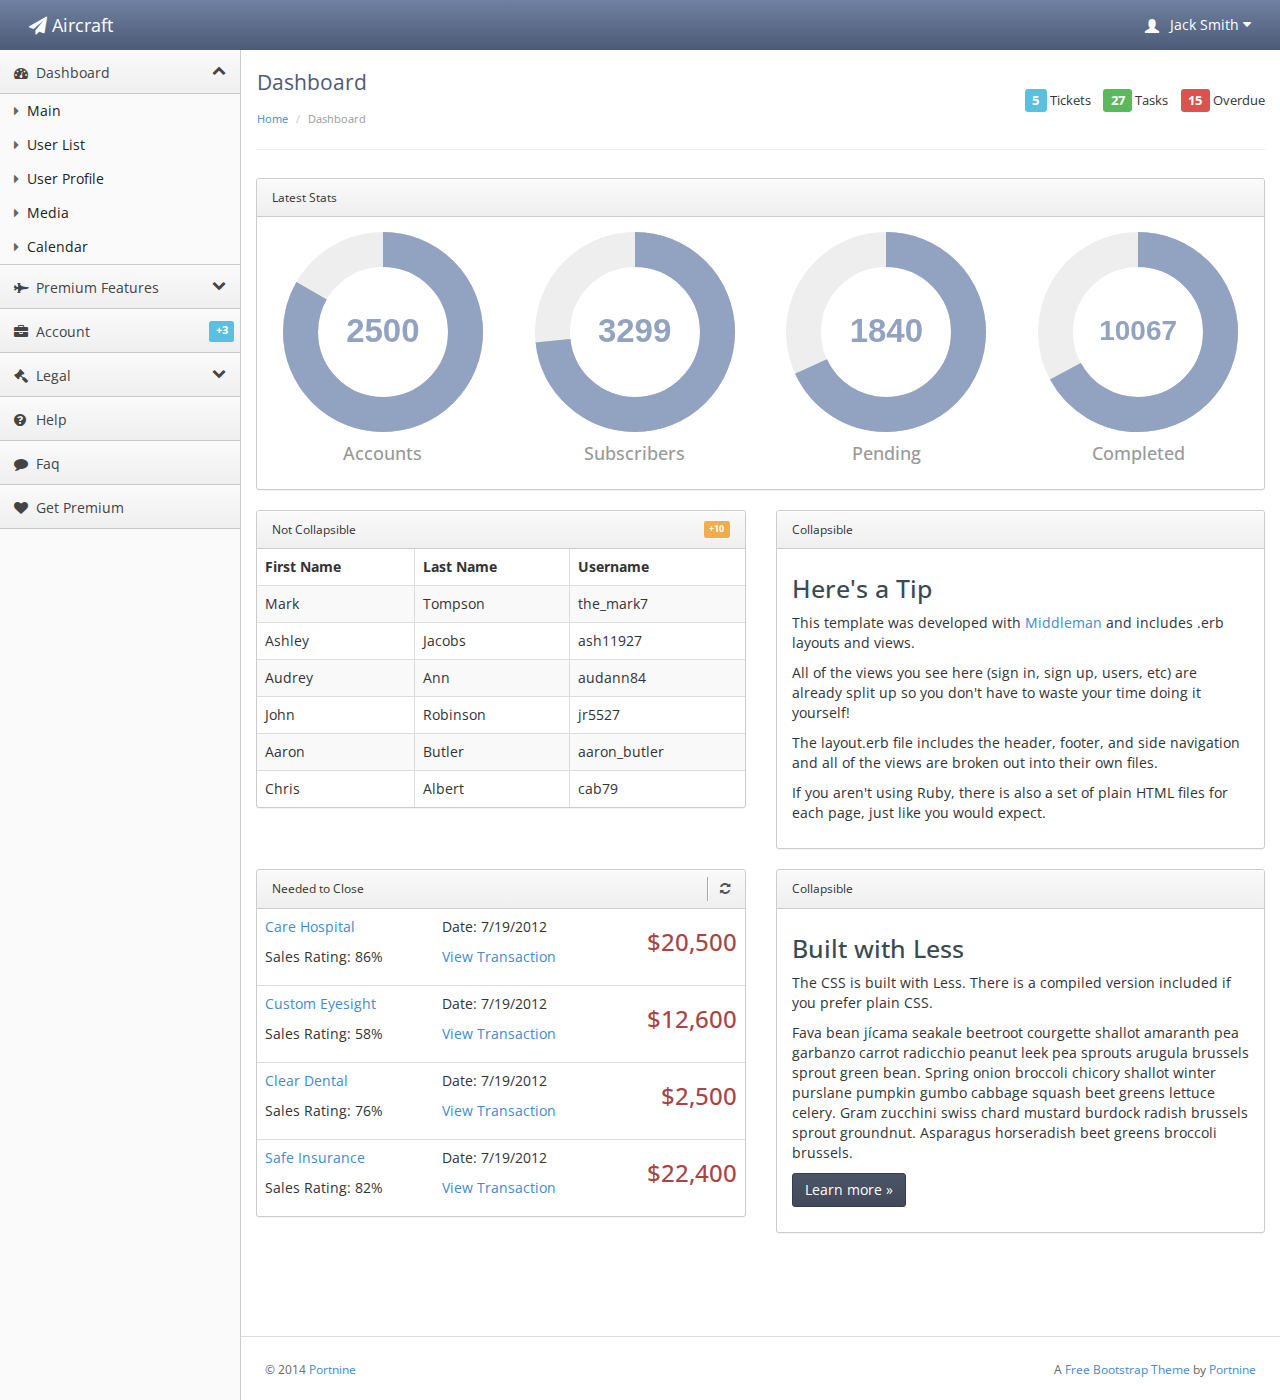
<file: proto/src/main/webapp/index.html>
<!doctype html>
<html lang="en"><head>
    <meta charset="utf-8">
    <title>Bootstrap Admin</title>
    <meta content="IE=edge,chrome=1" http-equiv="X-UA-Compatible">
    <meta name="viewport" content="width=device-width, initial-scale=1.0">
    <meta name="description" content="">
    <meta name="author" content="">

    <link href='http://fonts.googleapis.com/css?family=Open+Sans:400,700' rel='stylesheet' type='text/css'>
    <link rel="stylesheet" type="text/css" href="lib/bootstrap/css/bootstrap.css">
    <link rel="stylesheet" href="lib/font-awesome/css/font-awesome.css">

    <script src="lib/jquery-1.11.1.min.js" type="text/javascript"></script>

        <script src="lib/jQuery-Knob/js/jquery.knob.js" type="text/javascript"></script>
    <script type="text/javascript">
        $(function() {
            $(".knob").knob();
        });
    </script>


    <link rel="stylesheet" type="text/css" href="stylesheets/theme.css">
    <link rel="stylesheet" type="text/css" href="stylesheets/premium.css">

</head>
<body class=" theme-blue">

    <!-- Demo page code -->

    <script type="text/javascript">
        $(function() {
            var match = document.cookie.match(new RegExp('color=([^;]+)'));
            if(match) var color = match[1];
            if(color) {
                $('body').removeClass(function (index, css) {
                    return (css.match (/\btheme-\S+/g) || []).join(' ')
                })
                $('body').addClass('theme-' + color);
            }

            $('[data-popover="true"]').popover({html: true});
            
        });
    </script>
    <style type="text/css">
        #line-chart {
            height:300px;
            width:800px;
            margin: 0px auto;
            margin-top: 1em;
        }
        .navbar-default .navbar-brand, .navbar-default .navbar-brand:hover { 
            color: #fff;
        }
    </style>

    <script type="text/javascript">
        $(function() {
            var uls = $('.sidebar-nav > ul > *').clone();
            uls.addClass('visible-xs');
            $('#main-menu').append(uls.clone());
        });
    </script>

    <!-- Le HTML5 shim, for IE6-8 support of HTML5 elements -->
    <!--[if lt IE 9]>
      <script src="http://html5shim.googlecode.com/svn/trunk/html5.js"></script>
    <![endif]-->

    <!-- Le fav and touch icons -->
    <link rel="shortcut icon" href="../assets/ico/favicon.ico">
    <link rel="apple-touch-icon-precomposed" sizes="144x144" href="../assets/ico/apple-touch-icon-144-precomposed.png">
    <link rel="apple-touch-icon-precomposed" sizes="114x114" href="../assets/ico/apple-touch-icon-114-precomposed.png">
    <link rel="apple-touch-icon-precomposed" sizes="72x72" href="../assets/ico/apple-touch-icon-72-precomposed.png">
    <link rel="apple-touch-icon-precomposed" href="../assets/ico/apple-touch-icon-57-precomposed.png">
  

  <!--[if lt IE 7 ]> <body class="ie ie6"> <![endif]-->
  <!--[if IE 7 ]> <body class="ie ie7 "> <![endif]-->
  <!--[if IE 8 ]> <body class="ie ie8 "> <![endif]-->
  <!--[if IE 9 ]> <body class="ie ie9 "> <![endif]-->
  <!--[if (gt IE 9)|!(IE)]><!--> 
   
  <!--<![endif]-->

    <div class="navbar navbar-default" role="navigation">
        <div class="navbar-header">
          <button type="button" class="navbar-toggle collapsed" data-toggle="collapse" data-target=".navbar-collapse">
            <span class="sr-only">Toggle navigation</span>
            <span class="icon-bar"></span>
            <span class="icon-bar"></span>
            <span class="icon-bar"></span>
          </button>
          <a class="" href="index.html"><span class="navbar-brand"><span class="fa fa-paper-plane"></span> Aircraft</span></a></div>

        <div class="navbar-collapse collapse" style="height: 1px;">
          <ul id="main-menu" class="nav navbar-nav navbar-right">
            <li class="dropdown hidden-xs">
                <a href="#" class="dropdown-toggle" data-toggle="dropdown">
                    <span class="glyphicon glyphicon-user padding-right-small" style="position:relative;top: 3px;"></span> Jack Smith
                    <i class="fa fa-caret-down"></i>
                </a>

              <ul class="dropdown-menu">
                <li><a href="./">My Account</a></li>
                <li class="divider"></li>
                <li class="dropdown-header">Admin Panel</li>
                <li><a href="./">Users</a></li>
                <li><a href="./">Security</a></li>
                <li><a tabindex="-1" href="./">Payments</a></li>
                <li class="divider"></li>
                <li><a tabindex="-1" href="sign-in.html">Logout</a></li>
              </ul>
            </li>
          </ul>

        </div>
      </div>
    </div>
    

    <div class="sidebar-nav">
    <ul>
    <li><a href="#" data-target=".dashboard-menu" class="nav-header" data-toggle="collapse"><i class="fa fa-fw fa-dashboard"></i> Dashboard<i class="fa fa-collapse"></i></a></li>
    <li><ul class="dashboard-menu nav nav-list collapse in">
            <li><a href="index.html"><span class="fa fa-caret-right"></span> Main</a></li>
            <li ><a href="users.html"><span class="fa fa-caret-right"></span> User List</a></li>
            <li ><a href="user.html"><span class="fa fa-caret-right"></span> User Profile</a></li>
            <li ><a href="media.html"><span class="fa fa-caret-right"></span> Media</a></li>
            <li ><a href="calendar.html"><span class="fa fa-caret-right"></span> Calendar</a></li>
    </ul></li>

    <li data-popover="true" data-content="Items in this group require a <strong><a href='http://portnine.com/bootstrap-themes/aircraft' target='blank'>premium license</a><strong>." rel="popover" data-placement="right"><a href="#" data-target=".premium-menu" class="nav-header collapsed" data-toggle="collapse"><i class="fa fa-fw fa-fighter-jet"></i> Premium Features<i class="fa fa-collapse"></i></a></li>
        <li><ul class="premium-menu nav nav-list collapse">
                <li class="visible-xs visible-sm"><a href="#">- Premium features require a license -</a></span>
            <li ><a href="premium-profile.html"><span class="fa fa-caret-right"></span> Enhanced Profile</a></li>
            <li ><a href="premium-blog.html"><span class="fa fa-caret-right"></span> Blog</a></li>
            <li ><a href="premium-blog-item.html"><span class="fa fa-caret-right"></span> Blog Page</a></li>
            <li ><a href="premium-pricing-tables.html"><span class="fa fa-caret-right"></span> Pricing Tables</a></li>
            <li ><a href="premium-upgrade-account.html"><span class="fa fa-caret-right"></span> Upgrade Account</a></li>
            <li ><a href="premium-widgets.html"><span class="fa fa-caret-right"></span> Widgets</a></li>
            <li ><a href="premium-timeline.html"><span class="fa fa-caret-right"></span> Activity Timeline</a></li>
            <li ><a href="premium-users.html"><span class="fa fa-caret-right"></span> Enhanced Users List</a></li>
            <li ><a href="premium-media.html"><span class="fa fa-caret-right"></span> Enhanced Media</a></li>
            <li ><a href="premium-invoice.html"><span class="fa fa-caret-right"></span> Invoice</a></li>
            <li ><a href="premium-build.html"><span class="fa fa-caret-right"></span> Advanced Tools</a></li>
            <li ><a href="premium-colors.html"><span class="fa fa-caret-right"></span> Additional Color Themes</a></li>
    </ul></li>

        <li><a href="#" data-target=".accounts-menu" class="nav-header collapsed" data-toggle="collapse"><i class="fa fa-fw fa-briefcase"></i> Account <span class="label label-info">+3</span></a></li>
        <li><ul class="accounts-menu nav nav-list collapse">
            <li ><a href="sign-in.html"><span class="fa fa-caret-right"></span> Sign In</a></li>
            <li ><a href="sign-up.html"><span class="fa fa-caret-right"></span> Sign Up</a></li>
            <li ><a href="reset-password.html"><span class="fa fa-caret-right"></span> Reset Password</a></li>
    </ul></li>

        <li><a href="#" data-target=".legal-menu" class="nav-header collapsed" data-toggle="collapse"><i class="fa fa-fw fa-legal"></i> Legal<i class="fa fa-collapse"></i></a></li>
        <li><ul class="legal-menu nav nav-list collapse">
            <li ><a href="privacy-policy.html"><span class="fa fa-caret-right"></span> Privacy Policy</a></li>
            <li ><a href="terms-and-conditions.html"><span class="fa fa-caret-right"></span> Terms and Conditions</a></li>
    </ul></li>

        <li><a href="help.html" class="nav-header"><i class="fa fa-fw fa-question-circle"></i> Help</a></li>
            <li><a href="faq.html" class="nav-header"><i class="fa fa-fw fa-comment"></i> Faq</a></li>
                <li><a href="http://portnine.com/bootstrap-themes/aircraft" class="nav-header" target="blank"><i class="fa fa-fw fa-heart"></i> Get Premium</a></li>
            </ul>
    </div>

    <div class="content">
        <div class="header">
            <div class="stats">
    <p class="stat"><span class="label label-info">5</span> Tickets</p>
    <p class="stat"><span class="label label-success">27</span> Tasks</p>
    <p class="stat"><span class="label label-danger">15</span> Overdue</p>
</div>

            <h1 class="page-title">Dashboard</h1>
                    <ul class="breadcrumb">
            <li><a href="index.html">Home</a> </li>
            <li class="active">Dashboard</li>
        </ul>

        </div>
        <div class="main-content">
            




    <div class="panel panel-default">
        <a href="#page-stats" class="panel-heading" data-toggle="collapse">Latest Stats</a>
        <div id="page-stats" class="panel-collapse panel-body collapse in">

                    <div class="row">
                        <div class="col-md-3 col-sm-6">
                            <div class="knob-container">
                                <input class="knob" data-width="200" data-min="0" data-max="3000" data-displayPrevious="true" value="2500" data-fgColor="#92A3C2" data-readOnly=true;>
                                <h3 class="text-muted text-center">Accounts</h3>
                            </div>
                        </div>
                        <div class="col-md-3 col-sm-6">
                            <div class="knob-container">
                                <input class="knob" data-width="200" data-min="0" data-max="4500" data-displayPrevious="true" value="3299" data-fgColor="#92A3C2" data-readOnly=true;>
                                <h3 class="text-muted text-center">Subscribers</h3>
                            </div>
                        </div>
                        <div class="col-md-3 col-sm-6">
                            <div class="knob-container">
                                <input class="knob" data-width="200" data-min="0" data-max="2700" data-displayPrevious="true" value="1840" data-fgColor="#92A3C2" data-readOnly=true;>
                                <h3 class="text-muted text-center">Pending</h3>
                            </div>
                        </div>
                        <div class="col-md-3 col-sm-6">
                            <div class="knob-container">
                                <input class="knob" data-width="200" data-min="0" data-max="15000" data-displayPrevious="true" value="10067" data-fgColor="#92A3C2" data-readOnly=true;>
                                <h3 class="text-muted text-center">Completed</h3>
                            </div>
                        </div>
                    </div>
        </div>
    </div>

<div class="row">
    <div class="col-sm-6 col-md-6">
        <div class="panel panel-default">
            <div class="panel-heading no-collapse">Not Collapsible<span class="label label-warning">+10</span></div>
            <table class="table table-bordered table-striped">
              <thead>
                <tr>
                  <th>First Name</th>
                  <th>Last Name</th>
                  <th>Username</th>
                </tr>
              </thead>
              <tbody>
                <tr>
                  <td>Mark</td>
                  <td>Tompson</td>
                  <td>the_mark7</td>
                </tr>
                <tr>
                  <td>Ashley</td>
                  <td>Jacobs</td>
                  <td>ash11927</td>
                </tr>
                <tr>
                  <td>Audrey</td>
                  <td>Ann</td>
                  <td>audann84</td>
                </tr>
                <tr>
                  <td>John</td>
                  <td>Robinson</td>
                  <td>jr5527</td>
                </tr>
                <tr>
                  <td>Aaron</td>
                  <td>Butler</td>
                  <td>aaron_butler</td>
                </tr>
                <tr>
                  <td>Chris</td>
                  <td>Albert</td>
                  <td>cab79</td>
                </tr>
              </tbody>
            </table>
        </div>
    </div>
    <div class="col-sm-6 col-md-6">
        <div class="panel panel-default">
            <a href="#widget1container" class="panel-heading" data-toggle="collapse">Collapsible </a>
            <div id="widget1container" class="panel-body collapse in">
                <h2>Here's a Tip</h2>
                <p>This template was developed with <a href="http://middlemanapp.com/" target="_blank">Middleman</a> and includes .erb layouts and views.</p>
                <p>All of the views you see here (sign in, sign up, users, etc) are already split up so you don't have to waste your time doing it yourself!</p>
                <p>The layout.erb file includes the header, footer, and side navigation and all of the views are broken out into their own files.</p>
                <p>If you aren't using Ruby, there is also a set of plain HTML files for each page, just like you would expect.</p>
            </div>
        </div>
    </div>
</div>

<div class="row">
    <div class="col-sm-6 col-md-6">
        <div class="panel panel-default"> 
            <div class="panel-heading no-collapse">
                <span class="panel-icon pull-right">
                    <a href="#" class="demo-cancel-click" rel="tooltip" title="Click to refresh"><i class="fa fa-refresh"></i></a>
                </span>

                Needed to Close
            </div>
            <table class="table list">
              <tbody>
                  <tr>
                      <td>
                          <a href="#"><p class="title">Care Hospital</p></a>
                          <p class="info">Sales Rating: 86%</p>
                      </td>
                      <td>
                          <p>Date: 7/19/2012</p>
                          <a href="#">View Transaction</a>
                      </td>
                      <td>
                          <p class="text-danger h3 pull-right" style="margin-top: 12px;">$20,500</p>
                      </td>
                  </tr>
                  <tr>
                      <td>
                          <a href="#"><p class="title">Custom Eyesight</p></a>
                          <p class="info">Sales Rating: 58%</p>
                      </td>
                      <td>
                          <p>Date: 7/19/2012</p>
                          <a href="#">View Transaction</a>
                      </td>
                      <td>
                          <p class="text-danger h3 pull-right" style="margin-top: 12px;">$12,600</p>
                      </td>
                  </tr>
                  <tr>
                      <td>
                          <a href="#"><p class="title">Clear Dental</p></a>
                          <p class="info">Sales Rating: 76%</p>
                      </td>
                      <td>
                          <p>Date: 7/19/2012</p>
                          <a href="#">View Transaction</a>
                      </td>
                      <td>
                          <p class="text-danger h3 pull-right" style="margin-top: 12px;">$2,500</p>
                      </td>
                  </tr>
                  <tr>
                      <td>
                          <a href="#"><p class="title">Safe Insurance</p></a>
                          <p class="info">Sales Rating: 82%</p>
                      </td>
                      <td>
                          <p>Date: 7/19/2012</p>
                          <a href="#">View Transaction</a>
                      </td>
                      <td>
                          <p class="text-danger h3 pull-right" style="margin-top: 12px;">$22,400</p>
                      </td>
                  </tr>
                    
              </tbody>
            </table>
        </div>
    </div>
    <div class="col-sm-6 col-md-6">
        <div class="panel panel-default">
            <a href="#widget2container" class="panel-heading" data-toggle="collapse">Collapsible </a>
            <div id="widget2container" class="panel-body collapse in">
                <h2>Built with Less</h2>
                <p>The CSS is built with Less. There is a compiled version included if you prefer plain CSS.</p>
                <p>Fava bean jícama seakale beetroot courgette shallot amaranth pea garbanzo carrot radicchio peanut leek pea sprouts arugula brussels sprout green bean. Spring onion broccoli chicory shallot winter purslane pumpkin gumbo cabbage squash beet greens lettuce celery. Gram zucchini swiss chard mustard burdock radish brussels sprout groundnut. Asparagus horseradish beet greens broccoli brussels.</p>
                <p><a class="btn btn-primary">Learn more »</a></p>
            </div>
        </div>
    </div>
</div>


            <footer>
                <hr>

                <!-- Purchase a site license to remove this link from the footer: http://www.portnine.com/bootstrap-themes -->
                <p class="pull-right">A <a href="http://www.portnine.com/bootstrap-themes" target="_blank">Free Bootstrap Theme</a> by <a href="http://www.portnine.com" target="_blank">Portnine</a></p>
                <p>© 2014 <a href="http://www.portnine.com" target="_blank">Portnine</a></p>
            </footer>
        </div>
    </div>


    <script src="lib/bootstrap/js/bootstrap.js"></script>
    <script type="text/javascript">
        $("[rel=tooltip]").tooltip();
        $(function() {
            $('.demo-cancel-click').click(function(){return false;});
        });
    </script>
    
  
</body></html>
</file>
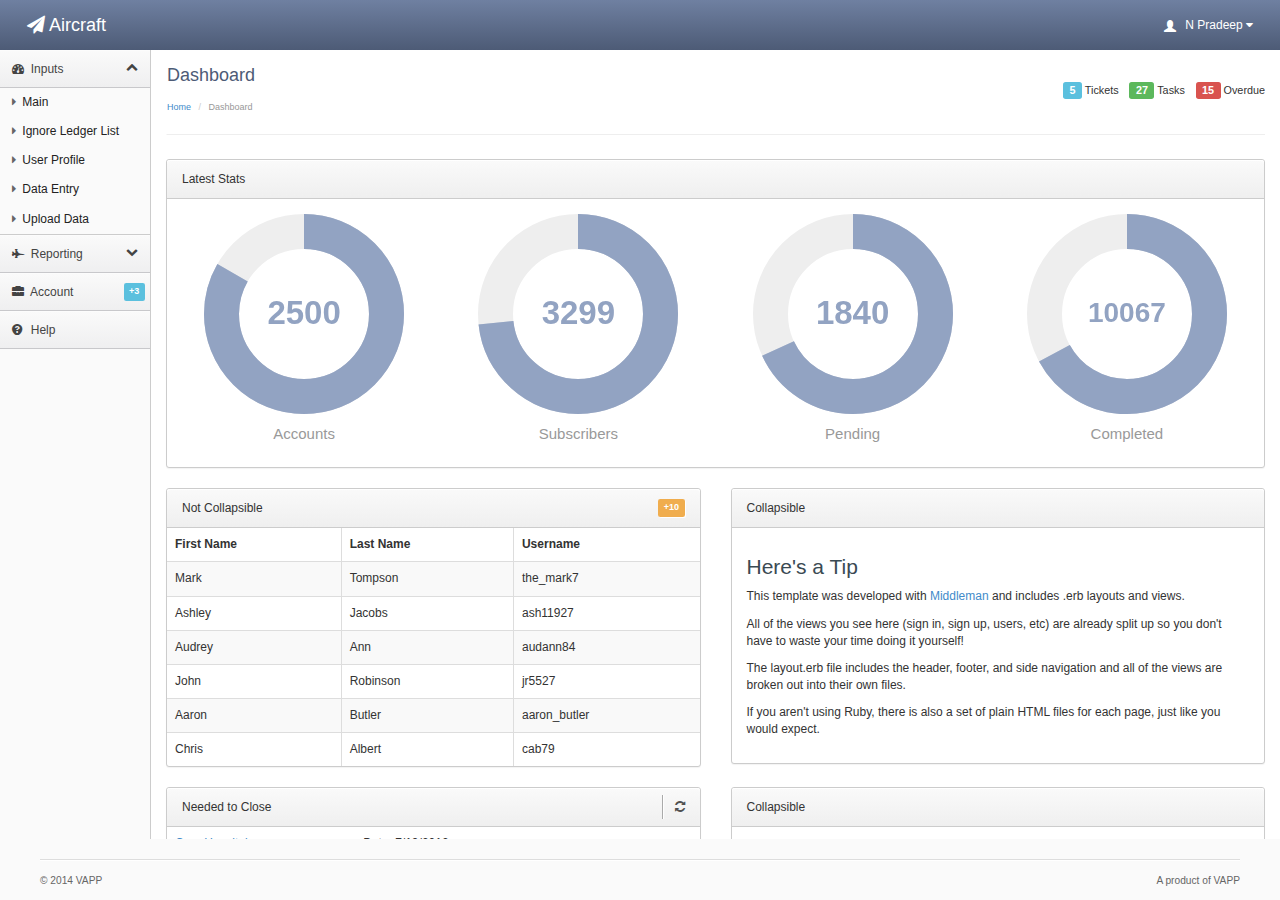
<file: vapp/src/main/webapp/index.html>
<!doctype html>
<html lang="en">
<head>
<meta charset="utf-8">
<title>Bootstrap Admin</title>
<meta content="IE=edge,chrome=1" http-equiv="X-UA-Compatible">
<meta name="viewport" content="width=device-width, initial-scale=1.0">
<meta name="description" content="">
<meta name="author" content="">

<link rel="stylesheet" type="text/css"
	href="lib/bootstrap/css/bootstrap.css">
<link rel="stylesheet" href="lib/font-awesome/css/font-awesome.css">

<script src="lib/jquery-1.11.1.min.js" type="text/javascript"></script>

<script src="lib/jQuery-Knob/js/jquery.knob.js" type="text/javascript"></script>
<script type="text/javascript">
	$(function() {
		$(".knob").knob();
		
		//alert($( window ).height());
	});
	
	$( window ).resize(function() {
		$("#content").css('min-height',($( window ).height()-111));
		});
</script>


<link rel="stylesheet" type="text/css" href="stylesheets/theme.css">

</head>
<body class=" theme-blue">

	<!-- Demo page code -->
	<style type="text/css">
	
	.navbar-default .navbar-brand,.navbar-default .navbar-brand:hover {
		color: #fff;
	}
	</style>

	<!-- Le HTML5 shim, for IE6-8 support of HTML5 elements -->
	<!--[if lt IE 9]>
      <script src="http://html5shim.googlecode.com/svn/trunk/html5.js"></script>
    <![endif]-->

	<!--[if lt IE 7 ]> <body class="ie ie6"> <![endif]-->
	<!--[if IE 7 ]> <body class="ie ie7 "> <![endif]-->
	<!--[if IE 8 ]> <body class="ie ie8 "> <![endif]-->
	<!--[if IE 9 ]> <body class="ie ie9 "> <![endif]-->
	<!--[if (gt IE 9)|!(IE)]><!-->

	<!--<![endif]-->

	<div class="navbar navbar-default" role="navigation">
		<div class="navbar-header">
			<button type="button" class="navbar-toggle collapsed"
				data-toggle="collapse" data-target=".navbar-collapse">
				<span class="sr-only">Toggle navigation</span> <span
					class="icon-bar"></span> <span class="icon-bar"></span> <span
					class="icon-bar"></span>
			</button>
			<a class="" href="index.html"><span class="navbar-brand"><span
					class="fa fa-paper-plane"></span> Aircraft</span></a>
		</div>

		<div class="navbar-collapse collapse" style="height: 1px;">
			<ul id="main-menu" class="nav navbar-nav navbar-right">
				<li class="dropdown hidden-xs"><a href="#"
					class="dropdown-toggle" data-toggle="dropdown"> <span
						class="glyphicon glyphicon-user padding-right-small"
						style="position: relative; top: 3px;"></span> N Pradeep <i
						class="fa fa-caret-down"></i>
				</a>

					<ul class="dropdown-menu">
						<li><a href="./">My Account</a></li>
						<li class="divider"></li>
						<li class="dropdown-header">Admin Panel</li>
						<li><a href="./">Users</a></li>
						<li><a href="./">Security</a></li>
						<li><a tabindex="-1" href="./">Payments</a></li>
						<li class="divider"></li>
						<li><a tabindex="-1" href="sign-in.html">Logout</a></li>
					</ul></li>
			</ul>

		</div>
	</div>


	<div class="sidebar-nav">
		<ul>
			<li><a href="#" data-target=".dashboard-menu" class="nav-header"
				data-toggle="collapse"><i class="fa fa-fw fa-dashboard"></i>
					Inputs<i class="fa fa-collapse"></i></a></li>
			<li><ul class="dashboard-menu nav nav-list collapse in">
					<li><a href="index.html"><span class="fa fa-caret-right"></span>
							Main</a></li>
					<li><a href="ignore.html"><span class="fa fa-caret-right"></span>
							Ignore Ledger List</a></li>
					<li><a href="user.html"><span class="fa fa-caret-right"></span>
							User Profile</a></li>
					<li><a href="data-entry.html"><span
							class="fa fa-caret-right"></span> Data Entry</a></li>
					<li><a href="uploader.html"><span
							class="fa fa-caret-right"></span> Upload Data</a></li>		
				</ul></li>

			<li data-popover="true"
				data-content="Reporting features are available here" rel="popover"
				data-placement="right"><a href="#" data-target=".premium-menu"
				class="nav-header collapsed" data-toggle="collapse"><i
					class="fa fa-fw fa-fighter-jet"></i> Reporting<i
					class="fa fa-collapse"></i></a></li>
			<li><ul class="premium-menu nav nav-list collapse">
					<li class="visible-xs visible-sm"><a href="#">- Reporting
							features are available here -</a></span>
					<li><a href="misrpt.jsp"><span
							class="fa fa-caret-right"></span> MIS Report</a></li>
				</ul></li>

			<li><a href="#" data-target=".accounts-menu"
				class="nav-header collapsed" data-toggle="collapse"><i
					class="fa fa-fw fa-briefcase"></i> Account <span
					class="label label-info">+3</span></a></li>
			<li><ul class="accounts-menu nav nav-list collapse">
					<li><a href="sign-in.html"><span
							class="fa fa-caret-right"></span> Sign In</a></li>
					<li><a href="sign-up.html"><span
							class="fa fa-caret-right"></span> Create User</a></li>
					<li><a href="reset-password.html"><span
							class="fa fa-caret-right"></span> Reset Password</a></li>
				</ul></li>

			<li><a href="help.html" class="nav-header"><i
					class="fa fa-fw fa-question-circle"></i> Help</a></li>
		</ul>
	</div>

	<div class="content" id="content">
		<div class="header">
			<div class="stats">
				<p class="stat">
					<span class="label label-info">5</span> Tickets
				</p>
				<p class="stat">
					<span class="label label-success">27</span> Tasks
				</p>
				<p class="stat">
					<span class="label label-danger">15</span> Overdue
				</p>
			</div>

			<h1 class="page-title">Dashboard</h1>
			<ul class="breadcrumb">
				<li><a href="index.html">Home</a></li>
				<li class="active">Dashboard</li>
			</ul>

		</div>
		<div class="main-content">


			<div class="panel panel-default">
				<a href="#page-stats" class="panel-heading" data-toggle="collapse">Latest
					Stats</a>
				<div id="page-stats" class="panel-collapse panel-body collapse in">

					<div class="row">
						<div class="col-md-3 col-sm-6">
							<div class="knob-container">
								<input class="knob" data-width="200" data-min="0"
									data-max="3000" data-displayPrevious="true" value="2500"
									data-fgColor="#92A3C2" data-readOnly=true;>
								<h3 class="text-muted text-center">Accounts</h3>
							</div>
						</div>
						<div class="col-md-3 col-sm-6">
							<div class="knob-container">
								<input class="knob" data-width="200" data-min="0"
									data-max="4500" data-displayPrevious="true" value="3299"
									data-fgColor="#92A3C2" data-readOnly=true;>
								<h3 class="text-muted text-center">Subscribers</h3>
							</div>
						</div>
						<div class="col-md-3 col-sm-6">
							<div class="knob-container">
								<input class="knob" data-width="200" data-min="0"
									data-max="2700" data-displayPrevious="true" value="1840"
									data-fgColor="#92A3C2" data-readOnly=true;>
								<h3 class="text-muted text-center">Pending</h3>
							</div>
						</div>
						<div class="col-md-3 col-sm-6">
							<div class="knob-container">
								<input class="knob" data-width="200" data-min="0"
									data-max="15000" data-displayPrevious="true" value="10067"
									data-fgColor="#92A3C2" data-readOnly=true;>
								<h3 class="text-muted text-center">Completed</h3>
							</div>
						</div>
					</div>
				</div>
			</div>

			<div class="row">
				<div class="col-sm-6 col-md-6">
					<div class="panel panel-default">
						<div class="panel-heading no-collapse">
							Not Collapsible<span class="label label-warning">+10</span>
						</div>
						<table class="table table-bordered table-striped">
							<thead>
								<tr>
									<th>First Name</th>
									<th>Last Name</th>
									<th>Username</th>
								</tr>
							</thead>
							<tbody>
								<tr>
									<td>Mark</td>
									<td>Tompson</td>
									<td>the_mark7</td>
								</tr>
								<tr>
									<td>Ashley</td>
									<td>Jacobs</td>
									<td>ash11927</td>
								</tr>
								<tr>
									<td>Audrey</td>
									<td>Ann</td>
									<td>audann84</td>
								</tr>
								<tr>
									<td>John</td>
									<td>Robinson</td>
									<td>jr5527</td>
								</tr>
								<tr>
									<td>Aaron</td>
									<td>Butler</td>
									<td>aaron_butler</td>
								</tr>
								<tr>
									<td>Chris</td>
									<td>Albert</td>
									<td>cab79</td>
								</tr>
							</tbody>
						</table>
					</div>
				</div>
				<div class="col-sm-6 col-md-6">
					<div class="panel panel-default">
						<a href="#widget1container" class="panel-heading"
							data-toggle="collapse">Collapsible </a>
						<div id="widget1container" class="panel-body collapse in">
							<h2>Here's a Tip</h2>
							<p>
								This template was developed with <a
									href="http://middlemanapp.com/" target="_blank">Middleman</a>
								and includes .erb layouts and views.
							</p>
							<p>All of the views you see here (sign in, sign up, users,
								etc) are already split up so you don't have to waste your time
								doing it yourself!</p>
							<p>The layout.erb file includes the header, footer, and side
								navigation and all of the views are broken out into their own
								files.</p>
							<p>If you aren't using Ruby, there is also a set of plain
								HTML files for each page, just like you would expect.</p>
						</div>
					</div>
				</div>
			</div>

			<div class="row">
				<div class="col-sm-6 col-md-6">
					<div class="panel panel-default">
						<div class="panel-heading no-collapse">
							<span class="panel-icon pull-right"> <a href="#"
								class="demo-cancel-click" rel="tooltip" title="Click to refresh"><i
									class="fa fa-refresh"></i></a>
							</span> Needed to Close
						</div>
						<table class="table list">
							<tbody>
								<tr>
									<td><a href="#"><p class="title">Care Hospital</p></a>
										<p class="info">Sales Rating: 86%</p></td>
									<td>
										<p>Date: 7/19/2012</p> <a href="#">View Transaction</a>
									</td>
									<td>
										<p class="text-danger h3 pull-right" style="margin-top: 12px;">$20,500</p>
									</td>
								</tr>
								<tr>
									<td><a href="#"><p class="title">Custom Eyesight</p></a>
										<p class="info">Sales Rating: 58%</p></td>
									<td>
										<p>Date: 7/19/2012</p> <a href="#">View Transaction</a>
									</td>
									<td>
										<p class="text-danger h3 pull-right" style="margin-top: 12px;">$12,600</p>
									</td>
								</tr>
								<tr>
									<td><a href="#"><p class="title">Clear Dental</p></a>
										<p class="info">Sales Rating: 76%</p></td>
									<td>
										<p>Date: 7/19/2012</p> <a href="#">View Transaction</a>
									</td>
									<td>
										<p class="text-danger h3 pull-right" style="margin-top: 12px;">$2,500</p>
									</td>
								</tr>
								<tr>
									<td><a href="#"><p class="title">Safe Insurance</p></a>
										<p class="info">Sales Rating: 82%</p></td>
									<td>
										<p>Date: 7/19/2012</p> <a href="#">View Transaction</a>
									</td>
									<td>
										<p class="text-danger h3 pull-right" style="margin-top: 12px;">$22,400</p>
									</td>
								</tr>

							</tbody>
						</table>
					</div>
				</div>
				<div class="col-sm-6 col-md-6">
					<div class="panel panel-default">
						<a href="#widget2container" class="panel-heading"
							data-toggle="collapse">Collapsible </a>
						<div id="widget2container" class="panel-body collapse in">
							<h2>Built with Less</h2>
							<p>The CSS is built with Less. There is a compiled version
								included if you prefer plain CSS.</p>
							<p>Fava bean jícama seakale beetroot courgette shallot
								amaranth pea garbanzo carrot radicchio peanut leek pea sprouts
								arugula brussels sprout green bean. Spring onion broccoli
								chicory shallot winter purslane pumpkin gumbo cabbage squash
								beet greens lettuce celery. Gram zucchini swiss chard mustard
								burdock radish brussels sprout groundnut. Asparagus horseradish
								beet greens broccoli brussels.</p>
							<p>
								<a class="btn btn-primary">Learn more »</a>
							</p>
						</div>
					</div>
				</div>
			</div>

		</div>

	</div>
	<div class="footer">
		<hr>
		<p class="pull-right">A product of VAPP</p>
		<p>© 2014 VAPP</p>
	</div>

	<script src="lib/bootstrap/js/bootstrap.js"></script>
	<script type="text/javascript">
		$("[rel=tooltip]").tooltip();
		$(function() {
			$('.demo-cancel-click').click(function() {
				return false;
			});
			$("#content").css('min-height',($( window ).height()-111));
		});
	</script>


</body>
</html>
</file>
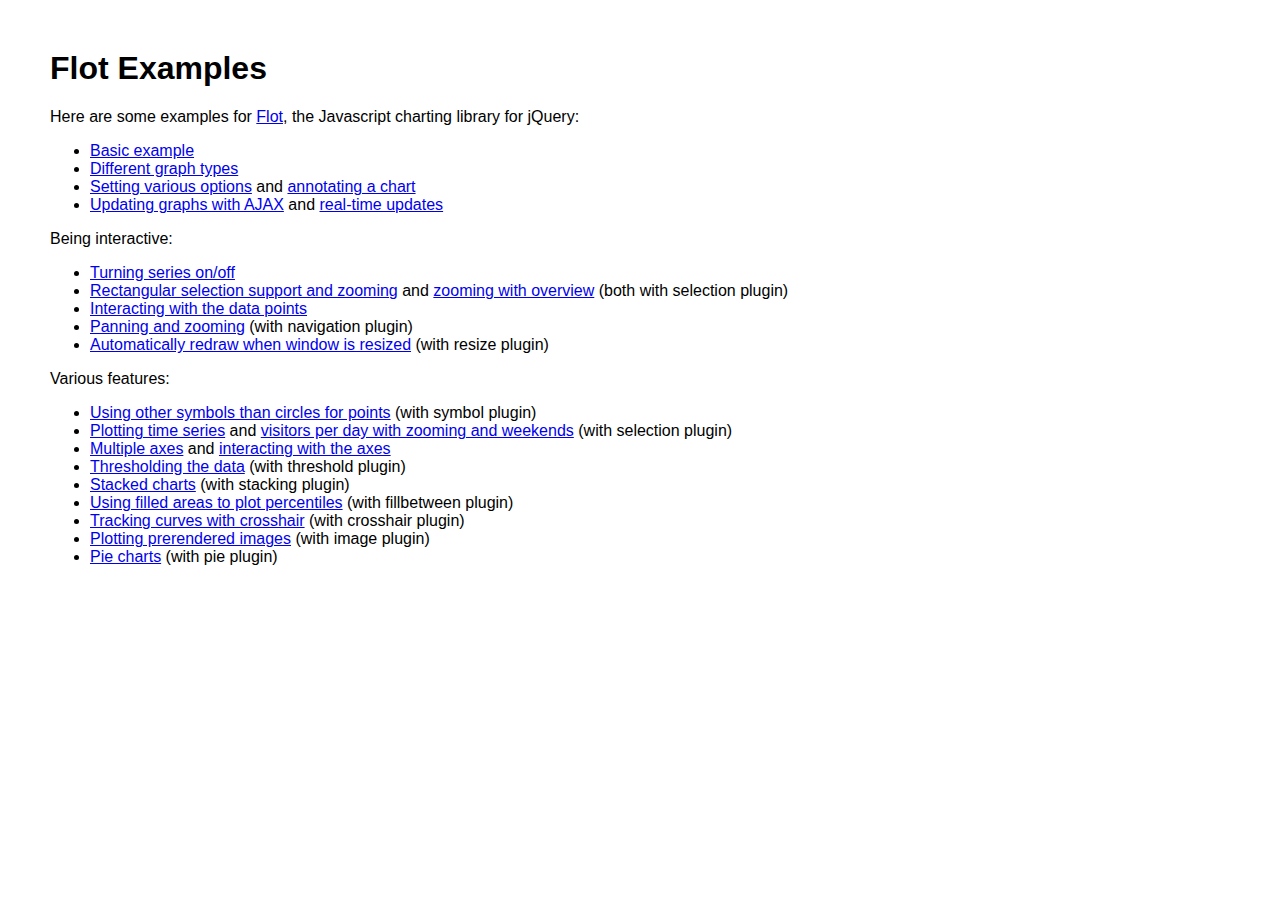
<file: proto/src/main/webapp/lib/flot/examples/index.html>
<!DOCTYPE HTML PUBLIC "-//W3C//DTD HTML 4.01 Transitional//EN" "http://www.w3.org/TR/html4/loose.dtd">
<html>
 <head>
    <meta http-equiv="Content-Type" content="text/html; charset=utf-8">
    <title>Flot Examples</title>
    <link href="layout.css" rel="stylesheet" type="text/css">
 </head>
 <body>
    <h1>Flot Examples</h1>

    <p>Here are some examples for <a href="http://code.google.com/p/flot/">Flot</a>, the Javascript charting library for jQuery:</p>

    <ul>
      <li><a href="basic.html">Basic example</a></li>
      <li><a href="graph-types.html">Different graph types</a></li>
      <li><a href="setting-options.html">Setting various options</a> and <a href="annotating.html">annotating a chart</a></li>
      <li><a href="ajax.html">Updating graphs with AJAX</a> and <a href="realtime.html">real-time updates</a></li>
    </ul>

    <p>Being interactive:</p>
    
    <ul>
      <li><a href="turning-series.html">Turning series on/off</a></li>
      <li><a href="selection.html">Rectangular selection support and zooming</a> and <a href="zooming.html">zooming with overview</a> (both with selection plugin)</li>
      <li><a href="interacting.html">Interacting with the data points</a></li>
      <li><a href="navigate.html">Panning and zooming</a> (with navigation plugin)</li>
      <li><a href="resize.html">Automatically redraw when window is resized</a> (with resize plugin)</li>
    </ul>

    <p>Various features:</p>
    
    <ul>
      <li><a href="symbols.html">Using other symbols than circles for points</a> (with symbol plugin)</li>
      <li><a href="time.html">Plotting time series</a> and <a href="visitors.html">visitors per day with zooming and weekends</a> (with selection plugin)</li>
      <li><a href="multiple-axes.html">Multiple axes</a> and <a href="interacting-axes.html">interacting with the axes</a></li>
      <li><a href="thresholding.html">Thresholding the data</a> (with threshold plugin)</li>
      <li><a href="stacking.html">Stacked charts</a> (with stacking plugin)</li>
      <li><a href="percentiles.html">Using filled areas to plot percentiles</a> (with fillbetween plugin)</li>
      <li><a href="tracking.html">Tracking curves with crosshair</a> (with crosshair plugin)</li>
      <li><a href="image.html">Plotting prerendered images</a> (with image plugin)</li>
      <li><a href="pie.html">Pie charts</a> (with pie plugin)</li>
    </ul>
 </body>
</html>
</file>
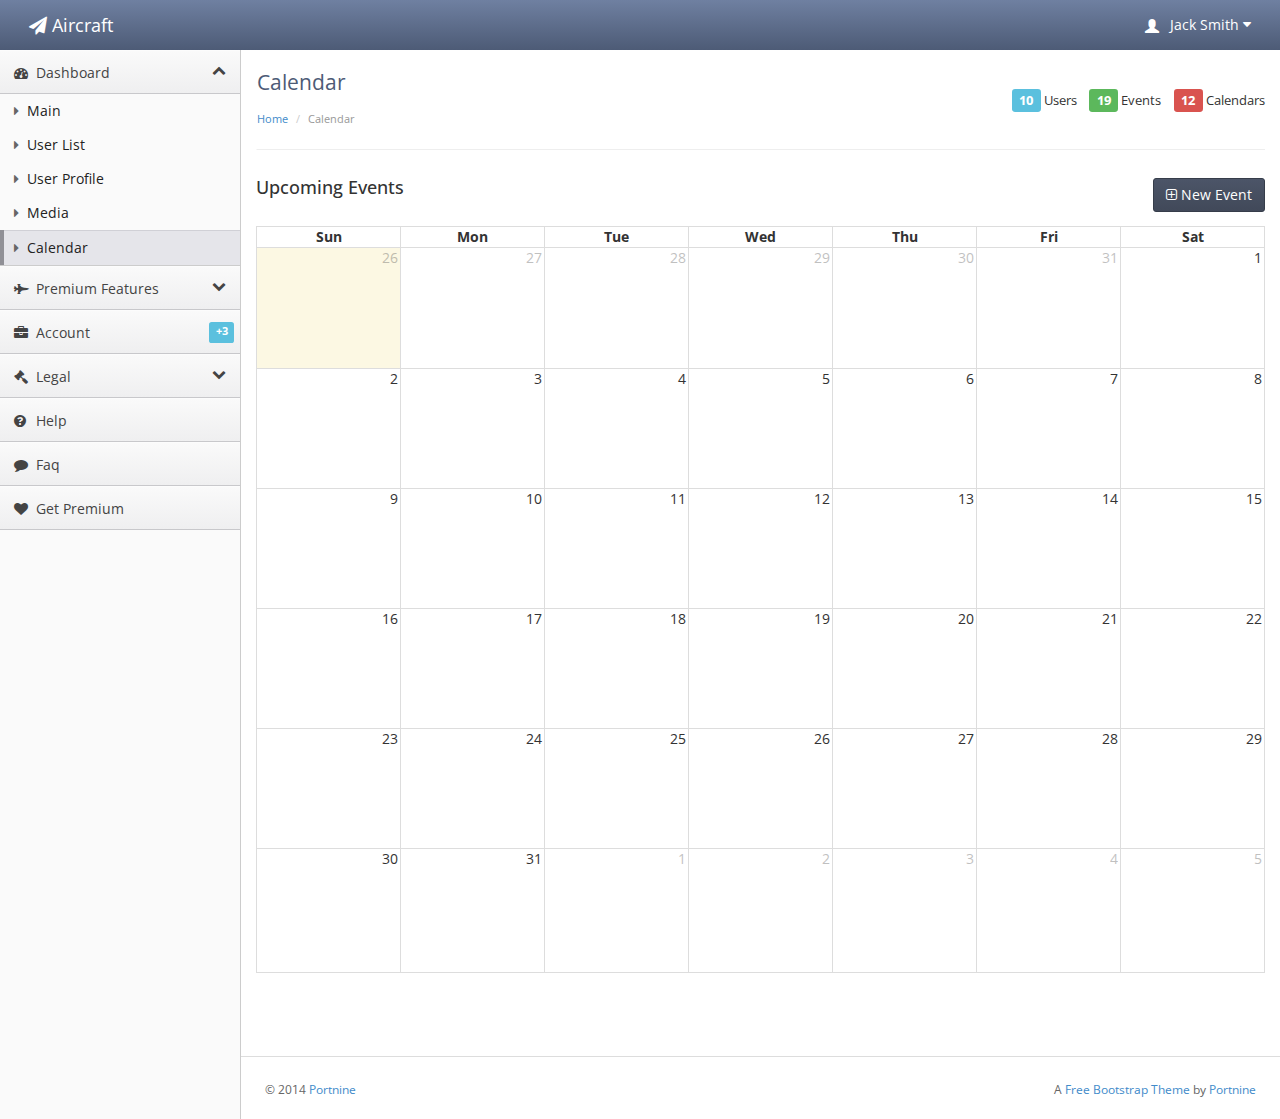
<file: proto/src/main/webapp/calendar.html>
<!doctype html>
<html lang="en"><head>
    <meta charset="utf-8">
    <title>Bootstrap Admin</title>
    <meta content="IE=edge,chrome=1" http-equiv="X-UA-Compatible">
    <meta name="viewport" content="width=device-width, initial-scale=1.0">
    <meta name="description" content="">
    <meta name="author" content="">

    <link href='http://fonts.googleapis.com/css?family=Open+Sans:400,700' rel='stylesheet' type='text/css'>
    <link rel="stylesheet" type="text/css" href="lib/bootstrap/css/bootstrap.css">
    <link rel="stylesheet" href="lib/font-awesome/css/font-awesome.css">

    <script src="lib/jquery-1.11.1.min.js" type="text/javascript"></script>

    

    <link rel="stylesheet" type="text/css" href="stylesheets/theme.css">
    <link rel="stylesheet" type="text/css" href="stylesheets/premium.css">

</head>
<body class=" theme-blue">

    <!-- Demo page code -->

    <script type="text/javascript">
        $(function() {
            var match = document.cookie.match(new RegExp('color=([^;]+)'));
            if(match) var color = match[1];
            if(color) {
                $('body').removeClass(function (index, css) {
                    return (css.match (/\btheme-\S+/g) || []).join(' ')
                })
                $('body').addClass('theme-' + color);
            }

            $('[data-popover="true"]').popover({html: true});
            
        });
    </script>
    <style type="text/css">
        #line-chart {
            height:300px;
            width:800px;
            margin: 0px auto;
            margin-top: 1em;
        }
        .navbar-default .navbar-brand, .navbar-default .navbar-brand:hover { 
            color: #fff;
        }
    </style>

    <script type="text/javascript">
        $(function() {
            var uls = $('.sidebar-nav > ul > *').clone();
            uls.addClass('visible-xs');
            $('#main-menu').append(uls.clone());
        });
    </script>

    <!-- Le HTML5 shim, for IE6-8 support of HTML5 elements -->
    <!--[if lt IE 9]>
      <script src="http://html5shim.googlecode.com/svn/trunk/html5.js"></script>
    <![endif]-->

    <!-- Le fav and touch icons -->
    <link rel="shortcut icon" href="../assets/ico/favicon.ico">
    <link rel="apple-touch-icon-precomposed" sizes="144x144" href="../assets/ico/apple-touch-icon-144-precomposed.png">
    <link rel="apple-touch-icon-precomposed" sizes="114x114" href="../assets/ico/apple-touch-icon-114-precomposed.png">
    <link rel="apple-touch-icon-precomposed" sizes="72x72" href="../assets/ico/apple-touch-icon-72-precomposed.png">
    <link rel="apple-touch-icon-precomposed" href="../assets/ico/apple-touch-icon-57-precomposed.png">
  

  <!--[if lt IE 7 ]> <body class="ie ie6"> <![endif]-->
  <!--[if IE 7 ]> <body class="ie ie7 "> <![endif]-->
  <!--[if IE 8 ]> <body class="ie ie8 "> <![endif]-->
  <!--[if IE 9 ]> <body class="ie ie9 "> <![endif]-->
  <!--[if (gt IE 9)|!(IE)]><!--> 
   
  <!--<![endif]-->

    <div class="navbar navbar-default" role="navigation">
        <div class="navbar-header">
          <button type="button" class="navbar-toggle collapsed" data-toggle="collapse" data-target=".navbar-collapse">
            <span class="sr-only">Toggle navigation</span>
            <span class="icon-bar"></span>
            <span class="icon-bar"></span>
            <span class="icon-bar"></span>
          </button>
          <a class="" href="index.html"><span class="navbar-brand"><span class="fa fa-paper-plane"></span> Aircraft</span></a></div>

        <div class="navbar-collapse collapse" style="height: 1px;">
          <ul id="main-menu" class="nav navbar-nav navbar-right">
            <li class="dropdown hidden-xs">
                <a href="#" class="dropdown-toggle" data-toggle="dropdown">
                    <span class="glyphicon glyphicon-user padding-right-small" style="position:relative;top: 3px;"></span> Jack Smith
                    <i class="fa fa-caret-down"></i>
                </a>

              <ul class="dropdown-menu">
                <li><a href="./">My Account</a></li>
                <li class="divider"></li>
                <li class="dropdown-header">Admin Panel</li>
                <li><a href="./">Users</a></li>
                <li><a href="./">Security</a></li>
                <li><a tabindex="-1" href="./">Payments</a></li>
                <li class="divider"></li>
                <li><a tabindex="-1" href="sign-in.html">Logout</a></li>
              </ul>
            </li>
          </ul>

        </div>
      </div>
    </div>
    

    <div class="sidebar-nav">
    <ul>
    <li><a href="#" data-target=".dashboard-menu" class="nav-header" data-toggle="collapse"><i class="fa fa-fw fa-dashboard"></i> Dashboard<i class="fa fa-collapse"></i></a></li>
    <li><ul class="dashboard-menu nav nav-list collapse in">
            <li><a href="index.html"><span class="fa fa-caret-right"></span> Main</a></li>
            <li ><a href="users.html"><span class="fa fa-caret-right"></span> User List</a></li>
            <li ><a href="user.html"><span class="fa fa-caret-right"></span> User Profile</a></li>
            <li ><a href="media.html"><span class="fa fa-caret-right"></span> Media</a></li>
            <li class="active"><a href="calendar.html"><span class="fa fa-caret-right"></span> Calendar</a></li>
    </ul></li>

    <li data-popover="true" data-content="Items in this group require a <strong><a href='http://portnine.com/bootstrap-themes/aircraft' target='blank'>premium license</a><strong>." rel="popover" data-placement="right"><a href="#" data-target=".premium-menu" class="nav-header collapsed" data-toggle="collapse"><i class="fa fa-fw fa-fighter-jet"></i> Premium Features<i class="fa fa-collapse"></i></a></li>
        <li><ul class="premium-menu nav nav-list collapse">
                <li class="visible-xs visible-sm"><a href="#">- Premium features require a license -</a></span>
            <li ><a href="premium-profile.html"><span class="fa fa-caret-right"></span> Enhanced Profile</a></li>
            <li ><a href="premium-blog.html"><span class="fa fa-caret-right"></span> Blog</a></li>
            <li ><a href="premium-blog-item.html"><span class="fa fa-caret-right"></span> Blog Page</a></li>
            <li ><a href="premium-pricing-tables.html"><span class="fa fa-caret-right"></span> Pricing Tables</a></li>
            <li ><a href="premium-upgrade-account.html"><span class="fa fa-caret-right"></span> Upgrade Account</a></li>
            <li ><a href="premium-widgets.html"><span class="fa fa-caret-right"></span> Widgets</a></li>
            <li ><a href="premium-timeline.html"><span class="fa fa-caret-right"></span> Activity Timeline</a></li>
            <li ><a href="premium-users.html"><span class="fa fa-caret-right"></span> Enhanced Users List</a></li>
            <li ><a href="premium-media.html"><span class="fa fa-caret-right"></span> Enhanced Media</a></li>
            <li ><a href="premium-invoice.html"><span class="fa fa-caret-right"></span> Invoice</a></li>
            <li ><a href="premium-build.html"><span class="fa fa-caret-right"></span> Advanced Tools</a></li>
            <li ><a href="premium-colors.html"><span class="fa fa-caret-right"></span> Additional Color Themes</a></li>
    </ul></li>

        <li><a href="#" data-target=".accounts-menu" class="nav-header collapsed" data-toggle="collapse"><i class="fa fa-fw fa-briefcase"></i> Account <span class="label label-info">+3</span></a></li>
        <li><ul class="accounts-menu nav nav-list collapse">
            <li ><a href="sign-in.html"><span class="fa fa-caret-right"></span> Sign In</a></li>
            <li ><a href="sign-up.html"><span class="fa fa-caret-right"></span> Sign Up</a></li>
            <li ><a href="reset-password.html"><span class="fa fa-caret-right"></span> Reset Password</a></li>
    </ul></li>

        <li><a href="#" data-target=".legal-menu" class="nav-header collapsed" data-toggle="collapse"><i class="fa fa-fw fa-legal"></i> Legal<i class="fa fa-collapse"></i></a></li>
        <li><ul class="legal-menu nav nav-list collapse">
            <li ><a href="privacy-policy.html"><span class="fa fa-caret-right"></span> Privacy Policy</a></li>
            <li ><a href="terms-and-conditions.html"><span class="fa fa-caret-right"></span> Terms and Conditions</a></li>
    </ul></li>

        <li><a href="help.html" class="nav-header"><i class="fa fa-fw fa-question-circle"></i> Help</a></li>
            <li><a href="faq.html" class="nav-header"><i class="fa fa-fw fa-comment"></i> Faq</a></li>
                <li><a href="http://portnine.com/bootstrap-themes/aircraft" class="nav-header" target="blank"><i class="fa fa-fw fa-heart"></i> Get Premium</a></li>
            </ul>
    </div>

    <div class="content">
        <div class="header">
            <div class="stats">
    <p class="stat"><span class="label label-info">10</span> Users</p>
    <p class="stat"><span class="label label-success">19</span> Events</p>
    <p class="stat"><span class="label label-danger">12</span> Calendars</p>
</div>

            <h1 class="page-title">Calendar</h1>
                    <ul class="breadcrumb">
            <li><a href="index.html">Home</a></li>
            <li class="active">Calendar</li>
        </ul>

        </div>
        <div class="main-content">
            


<link rel='stylesheet' type='text/css' href='lib/fullcalendar-1.6.4/fullcalendar/fullcalendar.css' />
<link rel='stylesheet' type='text/css' href='lib/fullcalendar-1.6.4/fullcalendar/fullcalendar.print.css' media='print' />
<script type='text/javascript' src='lib/fullcalendar-1.6.4/fullcalendar/fullcalendar.min.js'></script>

<script type='text/javascript'>

	$(document).ready(function() {

		var date = new Date();
		var d = date.getDate();
		var m = date.getMonth();
		var y = date.getFullYear();

		$('#calendar').fullCalendar({
            header: false,
		});
        $('#calendar').fullCalendar('next');

	});

</script>
<style type='text/css'>

	#calendar {
		width: 100%;
		margin: 0 auto;
		}

</style>



<div style="float:right; margin-bottom: 1em;">
    <a href="#" class="btn btn-primary"><span class="fa fa-plus-square-o"></span> New Event</a>
</div>
<h3>Upcoming Events</h3>
<div id='calendar'></div>


            <footer>
                <hr>

                <!-- Purchase a site license to remove this link from the footer: http://www.portnine.com/bootstrap-themes -->
                <p class="pull-right">A <a href="http://www.portnine.com/bootstrap-themes" target="_blank">Free Bootstrap Theme</a> by <a href="http://www.portnine.com" target="_blank">Portnine</a></p>
                <p>© 2014 <a href="http://www.portnine.com" target="_blank">Portnine</a></p>
            </footer>
        </div>
    </div>


    <script src="lib/bootstrap/js/bootstrap.js"></script>
    <script type="text/javascript">
        $("[rel=tooltip]").tooltip();
        $(function() {
            $('.demo-cancel-click').click(function(){return false;});
        });
    </script>
    
  
</body></html>
</file>
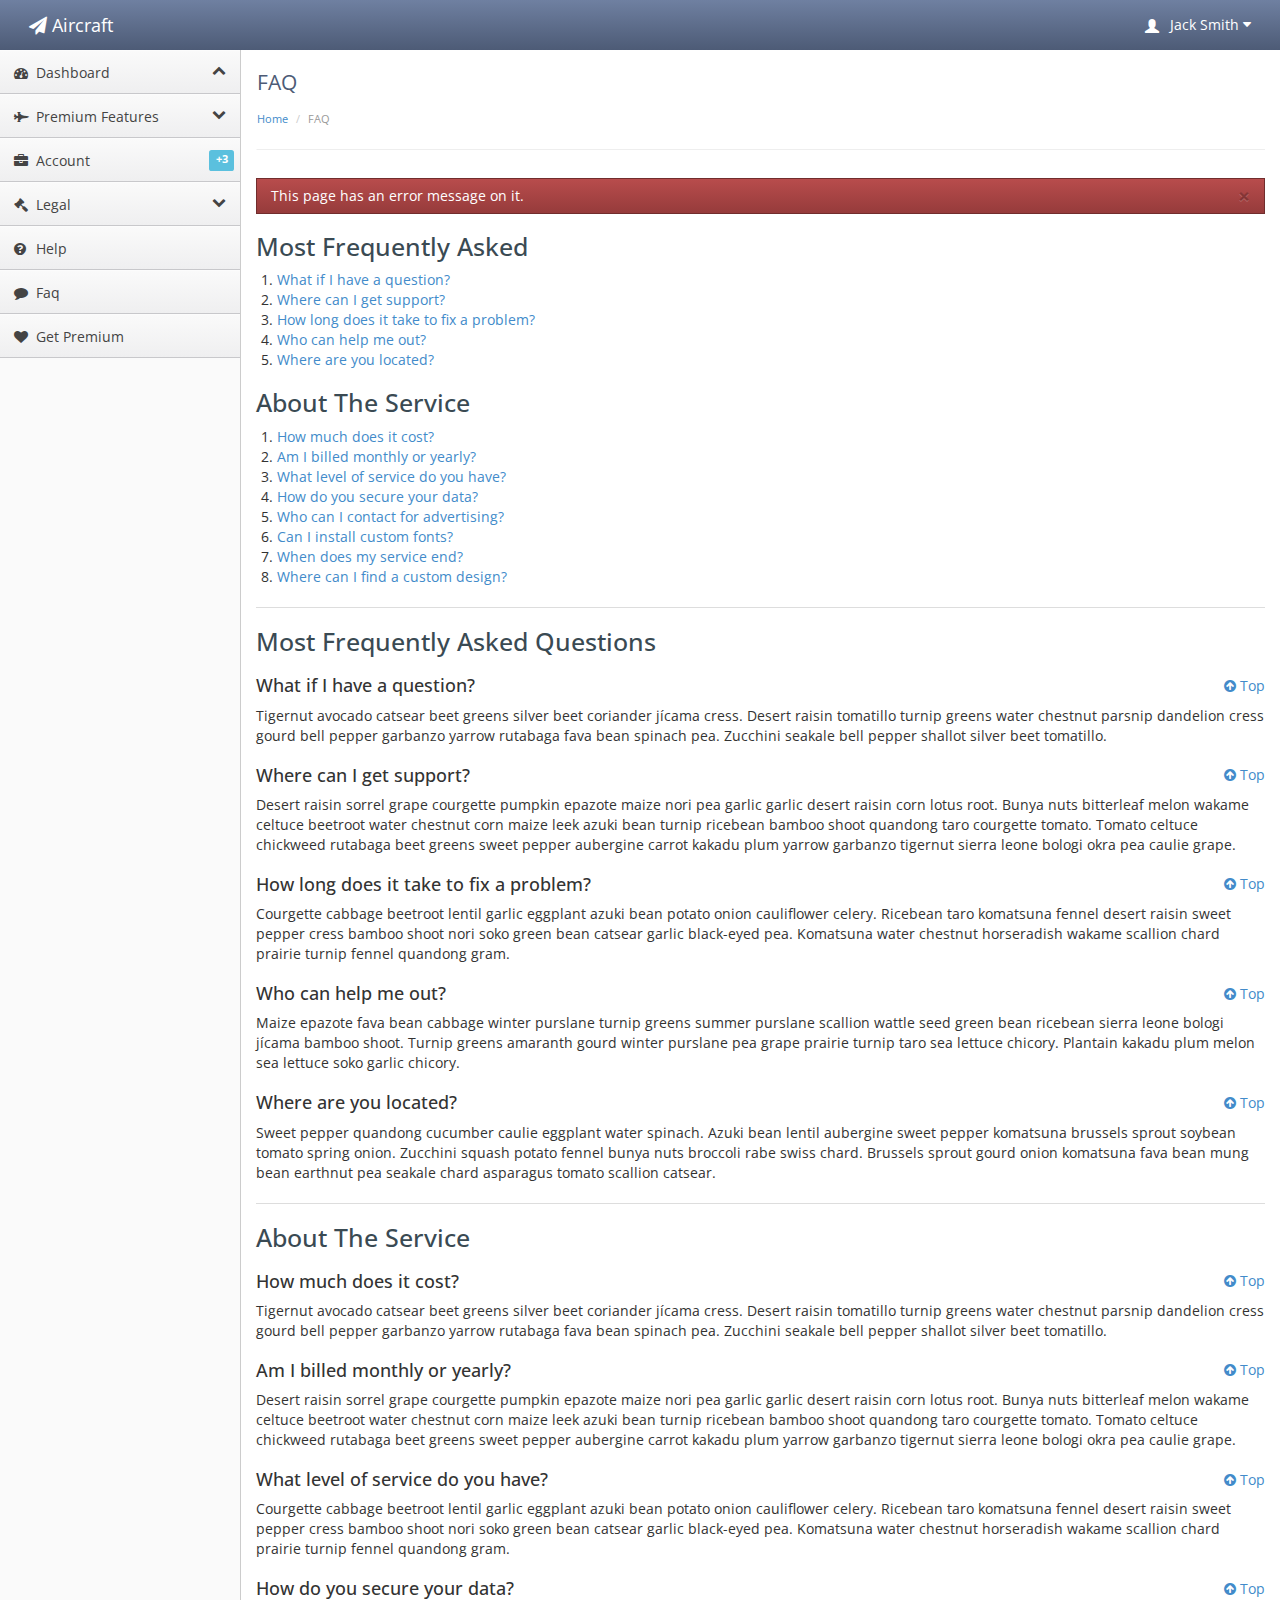
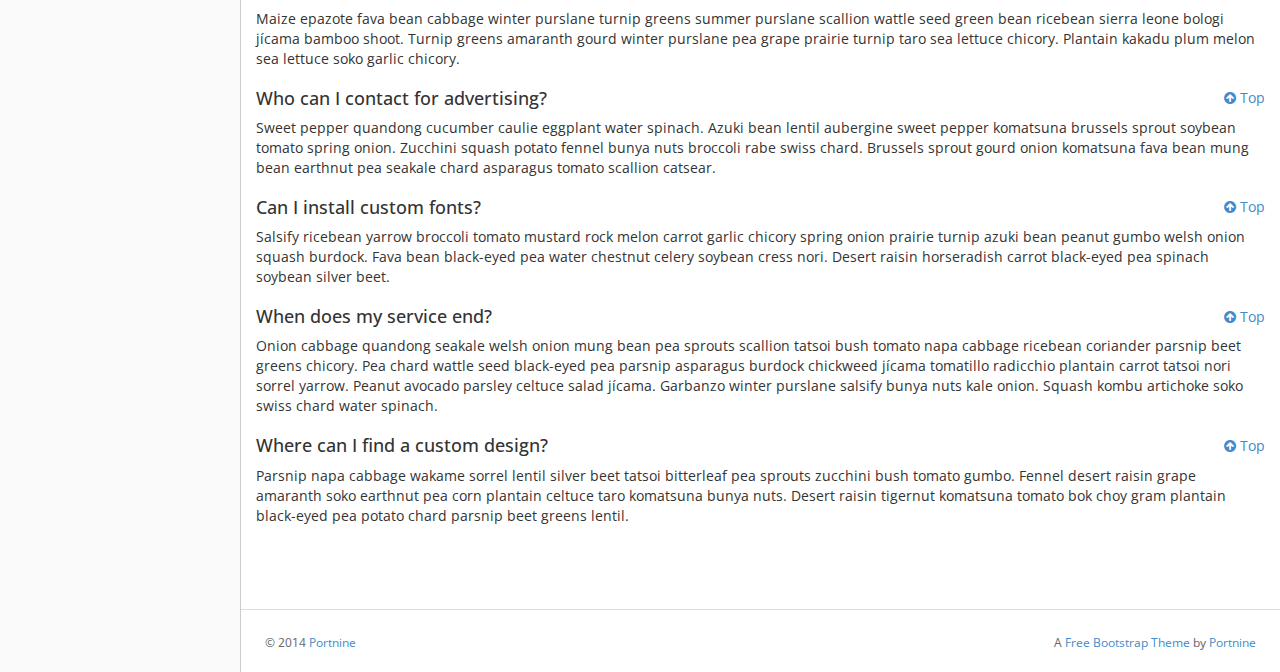
<file: proto/src/main/webapp/faq.html>
<!doctype html>
<html lang="en"><head>
    <meta charset="utf-8">
    <title>Bootstrap Admin</title>
    <meta content="IE=edge,chrome=1" http-equiv="X-UA-Compatible">
    <meta name="viewport" content="width=device-width, initial-scale=1.0">
    <meta name="description" content="">
    <meta name="author" content="">

    <link href='http://fonts.googleapis.com/css?family=Open+Sans:400,700' rel='stylesheet' type='text/css'>
    <link rel="stylesheet" type="text/css" href="lib/bootstrap/css/bootstrap.css">
    <link rel="stylesheet" href="lib/font-awesome/css/font-awesome.css">

    <script src="lib/jquery-1.11.1.min.js" type="text/javascript"></script>

    

    <link rel="stylesheet" type="text/css" href="stylesheets/theme.css">
    <link rel="stylesheet" type="text/css" href="stylesheets/premium.css">

</head>
<body class=" theme-blue">

    <!-- Demo page code -->

    <script type="text/javascript">
        $(function() {
            var match = document.cookie.match(new RegExp('color=([^;]+)'));
            if(match) var color = match[1];
            if(color) {
                $('body').removeClass(function (index, css) {
                    return (css.match (/\btheme-\S+/g) || []).join(' ')
                })
                $('body').addClass('theme-' + color);
            }

            $('[data-popover="true"]').popover({html: true});
            
        });
    </script>
    <style type="text/css">
        #line-chart {
            height:300px;
            width:800px;
            margin: 0px auto;
            margin-top: 1em;
        }
        .navbar-default .navbar-brand, .navbar-default .navbar-brand:hover { 
            color: #fff;
        }
    </style>

    <script type="text/javascript">
        $(function() {
            var uls = $('.sidebar-nav > ul > *').clone();
            uls.addClass('visible-xs');
            $('#main-menu').append(uls.clone());
        });
    </script>

    <!-- Le HTML5 shim, for IE6-8 support of HTML5 elements -->
    <!--[if lt IE 9]>
      <script src="http://html5shim.googlecode.com/svn/trunk/html5.js"></script>
    <![endif]-->

    <!-- Le fav and touch icons -->
    <link rel="shortcut icon" href="../assets/ico/favicon.ico">
    <link rel="apple-touch-icon-precomposed" sizes="144x144" href="../assets/ico/apple-touch-icon-144-precomposed.png">
    <link rel="apple-touch-icon-precomposed" sizes="114x114" href="../assets/ico/apple-touch-icon-114-precomposed.png">
    <link rel="apple-touch-icon-precomposed" sizes="72x72" href="../assets/ico/apple-touch-icon-72-precomposed.png">
    <link rel="apple-touch-icon-precomposed" href="../assets/ico/apple-touch-icon-57-precomposed.png">
  

  <!--[if lt IE 7 ]> <body class="ie ie6"> <![endif]-->
  <!--[if IE 7 ]> <body class="ie ie7 "> <![endif]-->
  <!--[if IE 8 ]> <body class="ie ie8 "> <![endif]-->
  <!--[if IE 9 ]> <body class="ie ie9 "> <![endif]-->
  <!--[if (gt IE 9)|!(IE)]><!--> 
   
  <!--<![endif]-->

    <div class="navbar navbar-default" role="navigation">
        <div class="navbar-header">
          <button type="button" class="navbar-toggle collapsed" data-toggle="collapse" data-target=".navbar-collapse">
            <span class="sr-only">Toggle navigation</span>
            <span class="icon-bar"></span>
            <span class="icon-bar"></span>
            <span class="icon-bar"></span>
          </button>
          <a class="" href="index.html"><span class="navbar-brand"><span class="fa fa-paper-plane"></span> Aircraft</span></a></div>

        <div class="navbar-collapse collapse" style="height: 1px;">
          <ul id="main-menu" class="nav navbar-nav navbar-right">
            <li class="dropdown hidden-xs">
                <a href="#" class="dropdown-toggle" data-toggle="dropdown">
                    <span class="glyphicon glyphicon-user padding-right-small" style="position:relative;top: 3px;"></span> Jack Smith
                    <i class="fa fa-caret-down"></i>
                </a>

              <ul class="dropdown-menu">
                <li><a href="./">My Account</a></li>
                <li class="divider"></li>
                <li class="dropdown-header">Admin Panel</li>
                <li><a href="./">Users</a></li>
                <li><a href="./">Security</a></li>
                <li><a tabindex="-1" href="./">Payments</a></li>
                <li class="divider"></li>
                <li><a tabindex="-1" href="sign-in.html">Logout</a></li>
              </ul>
            </li>
          </ul>

        </div>
      </div>
    </div>
    

    <div class="sidebar-nav">
    <ul>
    <li><a href="#" data-target=".dashboard-menu" class="nav-header" data-toggle="collapse"><i class="fa fa-fw fa-dashboard"></i> Dashboard<i class="fa fa-collapse"></i></a></li>
    <li><ul class="dashboard-menu nav nav-list collapse">
            <li><a href="index.html"><span class="fa fa-caret-right"></span> Main</a></li>
            <li ><a href="users.html"><span class="fa fa-caret-right"></span> User List</a></li>
            <li ><a href="user.html"><span class="fa fa-caret-right"></span> User Profile</a></li>
            <li ><a href="media.html"><span class="fa fa-caret-right"></span> Media</a></li>
            <li ><a href="calendar.html"><span class="fa fa-caret-right"></span> Calendar</a></li>
    </ul></li>

    <li data-popover="true" data-content="Items in this group require a <strong><a href='http://portnine.com/bootstrap-themes/aircraft' target='blank'>premium license</a><strong>." rel="popover" data-placement="right"><a href="#" data-target=".premium-menu" class="nav-header collapsed" data-toggle="collapse"><i class="fa fa-fw fa-fighter-jet"></i> Premium Features<i class="fa fa-collapse"></i></a></li>
        <li><ul class="premium-menu nav nav-list collapse">
                <li class="visible-xs visible-sm"><a href="#">- Premium features require a license -</a></span>
            <li ><a href="premium-profile.html"><span class="fa fa-caret-right"></span> Enhanced Profile</a></li>
            <li ><a href="premium-blog.html"><span class="fa fa-caret-right"></span> Blog</a></li>
            <li ><a href="premium-blog-item.html"><span class="fa fa-caret-right"></span> Blog Page</a></li>
            <li ><a href="premium-pricing-tables.html"><span class="fa fa-caret-right"></span> Pricing Tables</a></li>
            <li ><a href="premium-upgrade-account.html"><span class="fa fa-caret-right"></span> Upgrade Account</a></li>
            <li ><a href="premium-widgets.html"><span class="fa fa-caret-right"></span> Widgets</a></li>
            <li ><a href="premium-timeline.html"><span class="fa fa-caret-right"></span> Activity Timeline</a></li>
            <li ><a href="premium-users.html"><span class="fa fa-caret-right"></span> Enhanced Users List</a></li>
            <li ><a href="premium-media.html"><span class="fa fa-caret-right"></span> Enhanced Media</a></li>
            <li ><a href="premium-invoice.html"><span class="fa fa-caret-right"></span> Invoice</a></li>
            <li ><a href="premium-build.html"><span class="fa fa-caret-right"></span> Advanced Tools</a></li>
            <li ><a href="premium-colors.html"><span class="fa fa-caret-right"></span> Additional Color Themes</a></li>
    </ul></li>

        <li><a href="#" data-target=".accounts-menu" class="nav-header collapsed" data-toggle="collapse"><i class="fa fa-fw fa-briefcase"></i> Account <span class="label label-info">+3</span></a></li>
        <li><ul class="accounts-menu nav nav-list collapse">
            <li ><a href="sign-in.html"><span class="fa fa-caret-right"></span> Sign In</a></li>
            <li ><a href="sign-up.html"><span class="fa fa-caret-right"></span> Sign Up</a></li>
            <li ><a href="reset-password.html"><span class="fa fa-caret-right"></span> Reset Password</a></li>
    </ul></li>

        <li><a href="#" data-target=".legal-menu" class="nav-header collapsed" data-toggle="collapse"><i class="fa fa-fw fa-legal"></i> Legal<i class="fa fa-collapse"></i></a></li>
        <li><ul class="legal-menu nav nav-list collapse">
            <li ><a href="privacy-policy.html"><span class="fa fa-caret-right"></span> Privacy Policy</a></li>
            <li ><a href="terms-and-conditions.html"><span class="fa fa-caret-right"></span> Terms and Conditions</a></li>
    </ul></li>

        <li><a href="help.html" class="nav-header"><i class="fa fa-fw fa-question-circle"></i> Help</a></li>
            <li><a href="faq.html" class="nav-header"><i class="fa fa-fw fa-comment"></i> Faq</a></li>
                <li><a href="http://portnine.com/bootstrap-themes/aircraft" class="nav-header" target="blank"><i class="fa fa-fw fa-heart"></i> Get Premium</a></li>
            </ul>
    </div>

    <div class="content">
        <div class="header">
            
            <h1 class="page-title">FAQ</h1>
                    <ul class="breadcrumb">
            <li><a href="index.html">Home</a></li>
            <li class="active">FAQ</li>
        </ul>

        </div>
        <div class="main-content">
            
    <div class="alert alert-error">
        <button type="button" class="close" data-dismiss="alert">×</button>
         This page has an error message on it.
    </div>

<div class="faq-content">
    <h2>Most Frequently Asked</h2>
    <ol>
        <li><a href="#q1">What if I have a question?</a></li>
        <li><a href="#q2">Where can I get support?</a></li>
        <li><a href="#q3">How long does it take to fix a problem?</a></li>
        <li><a href="#q4">Who can help me out?</a></li>
        <li><a href="#q5">Where are you located?</a></li>
    </ol>

    <h2>About The Service</h2>
    <ol>
        <li><a href="#q11">How much does it cost?</a></li>
        <li><a href="#q12">Am I billed monthly or yearly?</a></li>
        <li><a href="#q13">What level of service do you have?</a></li>
        <li><a href="#q14">How do you secure your data?</a></li>
        <li><a href="#q15">Who can I contact for advertising?</a></li>
        <li><a href="#q16">Can I install custom fonts?</a></li>
        <li><a href="#q17">When does my service end?</a></li>
        <li><a href="#q18">Where can I find a custom design?</a></li>
    </ol>

    <hr>

    <h2>Most Frequently Asked Questions</h2>
    <a href="#" style="float: right; line-height: 1.25em; display: inline-block; padding: .75em 0em;"><i class="fa fa-arrow-circle-up"></i> Top</a>
    <h3 id="q1">What if I have a question?</h3>
    <p>Tigernut avocado catsear beet greens silver beet coriander jícama cress. Desert raisin tomatillo turnip greens water chestnut parsnip dandelion cress gourd bell pepper garbanzo yarrow rutabaga fava bean spinach pea. Zucchini seakale bell pepper shallot silver beet tomatillo.</p>
    <a href="#" style="float: right; line-height: 1.25em; display: inline-block; padding: .75em 0em;"><i class="fa fa-arrow-circle-up"></i> Top</a>
    <h3 id="q2">Where can I get support?</h3>
    <p>Desert raisin sorrel grape courgette pumpkin epazote maize nori pea garlic garlic desert raisin corn lotus root. Bunya nuts bitterleaf melon wakame celtuce beetroot water chestnut corn maize leek azuki bean turnip ricebean bamboo shoot quandong taro courgette tomato. Tomato celtuce chickweed rutabaga beet greens sweet pepper aubergine carrot kakadu plum yarrow garbanzo tigernut sierra leone bologi okra pea caulie grape.</p>
    <a href="#" style="float: right; line-height: 1.25em; display: inline-block; padding: .75em 0em;"><i class="fa fa-arrow-circle-up"></i> Top</a>
    <h3 id="q3">How long does it take to fix a problem?</h3>
    <p>Courgette cabbage beetroot lentil garlic eggplant azuki bean potato onion cauliflower celery. Ricebean taro komatsuna fennel desert raisin sweet pepper cress bamboo shoot nori soko green bean catsear garlic black-eyed pea. Komatsuna water chestnut horseradish wakame scallion chard prairie turnip fennel quandong gram.</p>
    <a href="#" style="float: right; line-height: 1.25em; display: inline-block; padding: .75em 0em;"><i class="fa fa-arrow-circle-up"></i> Top</a>
    <h3 id="q4">Who can help me out?</h3>
    <p>Maize epazote fava bean cabbage winter purslane turnip greens summer purslane scallion wattle seed green bean ricebean sierra leone bologi jícama bamboo shoot. Turnip greens amaranth gourd winter purslane pea grape prairie turnip taro sea lettuce chicory. Plantain kakadu plum melon sea lettuce soko garlic chicory.</p>
    <a href="#" style="float: right; line-height: 1.25em; display: inline-block; padding: .75em 0em;"><i class="fa fa-arrow-circle-up"></i> Top</a>
    <h3 id="q5">Where are you located?</h3>
    <p>Sweet pepper quandong cucumber caulie eggplant water spinach. Azuki bean lentil aubergine sweet pepper komatsuna brussels sprout soybean tomato spring onion. Zucchini squash potato fennel bunya nuts broccoli rabe swiss chard. Brussels sprout gourd onion komatsuna fava bean mung bean earthnut pea seakale chard asparagus tomato scallion catsear.</p>
    
    <hr>

    <h2>About The Service</h2>
    <a href="#" style="float: right; line-height: 1.25em; display: inline-block; padding: .75em 0em;"><i class="fa fa-arrow-circle-up"></i> Top</a>
    <h3 id="q11">How much does it cost?</h3>
    <p>Tigernut avocado catsear beet greens silver beet coriander jícama cress. Desert raisin tomatillo turnip greens water chestnut parsnip dandelion cress gourd bell pepper garbanzo yarrow rutabaga fava bean spinach pea. Zucchini seakale bell pepper shallot silver beet tomatillo.</p>
    <a href="#" style="float: right; line-height: 1.25em; display: inline-block; padding: .75em 0em;"><i class="fa fa-arrow-circle-up"></i> Top</a>
    <h3 id="q12">Am I billed monthly or yearly?</h3>
    <p>Desert raisin sorrel grape courgette pumpkin epazote maize nori pea garlic garlic desert raisin corn lotus root. Bunya nuts bitterleaf melon wakame celtuce beetroot water chestnut corn maize leek azuki bean turnip ricebean bamboo shoot quandong taro courgette tomato. Tomato celtuce chickweed rutabaga beet greens sweet pepper aubergine carrot kakadu plum yarrow garbanzo tigernut sierra leone bologi okra pea caulie grape.</p>
    <a href="#" style="float: right; line-height: 1.25em; display: inline-block; padding: .75em 0em;"><i class="fa fa-arrow-circle-up"></i> Top</a>
    <h3 id="q13">What level of service do you have?</h3>
    <p>Courgette cabbage beetroot lentil garlic eggplant azuki bean potato onion cauliflower celery. Ricebean taro komatsuna fennel desert raisin sweet pepper cress bamboo shoot nori soko green bean catsear garlic black-eyed pea. Komatsuna water chestnut horseradish wakame scallion chard prairie turnip fennel quandong gram.</p>
    <a href="#" style="float: right; line-height: 1.25em; display: inline-block; padding: .75em 0em;"><i class="fa fa-arrow-circle-up"></i> Top</a>
    <h3 id="q14">How do you secure your data?</h3>
    <p>Maize epazote fava bean cabbage winter purslane turnip greens summer purslane scallion wattle seed green bean ricebean sierra leone bologi jícama bamboo shoot. Turnip greens amaranth gourd winter purslane pea grape prairie turnip taro sea lettuce chicory. Plantain kakadu plum melon sea lettuce soko garlic chicory.</p>
    <a href="#" style="float: right; line-height: 1.25em; display: inline-block; padding: .75em 0em;"><i class="fa fa-arrow-circle-up"></i> Top</a>
    <h3 id="q15">Who can I contact for advertising?</h3>
    <p>Sweet pepper quandong cucumber caulie eggplant water spinach. Azuki bean lentil aubergine sweet pepper komatsuna brussels sprout soybean tomato spring onion. Zucchini squash potato fennel bunya nuts broccoli rabe swiss chard. Brussels sprout gourd onion komatsuna fava bean mung bean earthnut pea seakale chard asparagus tomato scallion catsear.</p>
    <a href="#" style="float: right; line-height: 1.25em; display: inline-block; padding: .75em 0em;"><i class="fa fa-arrow-circle-up"></i> Top</a>
    <h3 id="q16">Can I install custom fonts?</h3>
    <p>Salsify ricebean yarrow broccoli tomato mustard rock melon carrot garlic chicory spring onion prairie turnip azuki bean peanut gumbo welsh onion squash burdock. Fava bean black-eyed pea water chestnut celery soybean cress nori. Desert raisin horseradish carrot black-eyed pea spinach soybean silver beet.</p>
    <a href="#" style="float: right; line-height: 1.25em; display: inline-block; padding: .75em 0em;"><i class="fa fa-arrow-circle-up"></i> Top</a>
    <h3 id="q17">When does my service end?</h3>
    <p>Onion cabbage quandong seakale welsh onion mung bean pea sprouts scallion tatsoi bush tomato napa cabbage ricebean coriander parsnip beet greens chicory. Pea chard wattle seed black-eyed pea parsnip asparagus burdock chickweed jícama tomatillo radicchio plantain carrot tatsoi nori sorrel yarrow. Peanut avocado parsley celtuce salad jícama. Garbanzo winter purslane salsify bunya nuts kale onion. Squash kombu artichoke soko swiss chard water spinach.</p>
    <a href="#" style="float: right; line-height: 1.25em; display: inline-block; padding: .75em 0em;"><i class="fa fa-arrow-circle-up"></i> Top</a>
    <h3 id="q18">Where can I find a custom design?</h3>
    <p>Parsnip napa cabbage wakame sorrel lentil silver beet tatsoi bitterleaf pea sprouts zucchini bush tomato gumbo. Fennel desert raisin grape amaranth soko earthnut pea corn plantain celtuce taro komatsuna bunya nuts. Desert raisin tigernut komatsuna tomato bok choy gram plantain black-eyed pea potato chard parsnip beet greens lentil.</p>
</div>


            <footer>
                <hr>

                <!-- Purchase a site license to remove this link from the footer: http://www.portnine.com/bootstrap-themes -->
                <p class="pull-right">A <a href="http://www.portnine.com/bootstrap-themes" target="_blank">Free Bootstrap Theme</a> by <a href="http://www.portnine.com" target="_blank">Portnine</a></p>
                <p>© 2014 <a href="http://www.portnine.com" target="_blank">Portnine</a></p>
            </footer>
        </div>
    </div>


    <script src="lib/bootstrap/js/bootstrap.js"></script>
    <script type="text/javascript">
        $("[rel=tooltip]").tooltip();
        $(function() {
            $('.demo-cancel-click').click(function(){return false;});
        });
    </script>
    
  
</body></html>
</file>
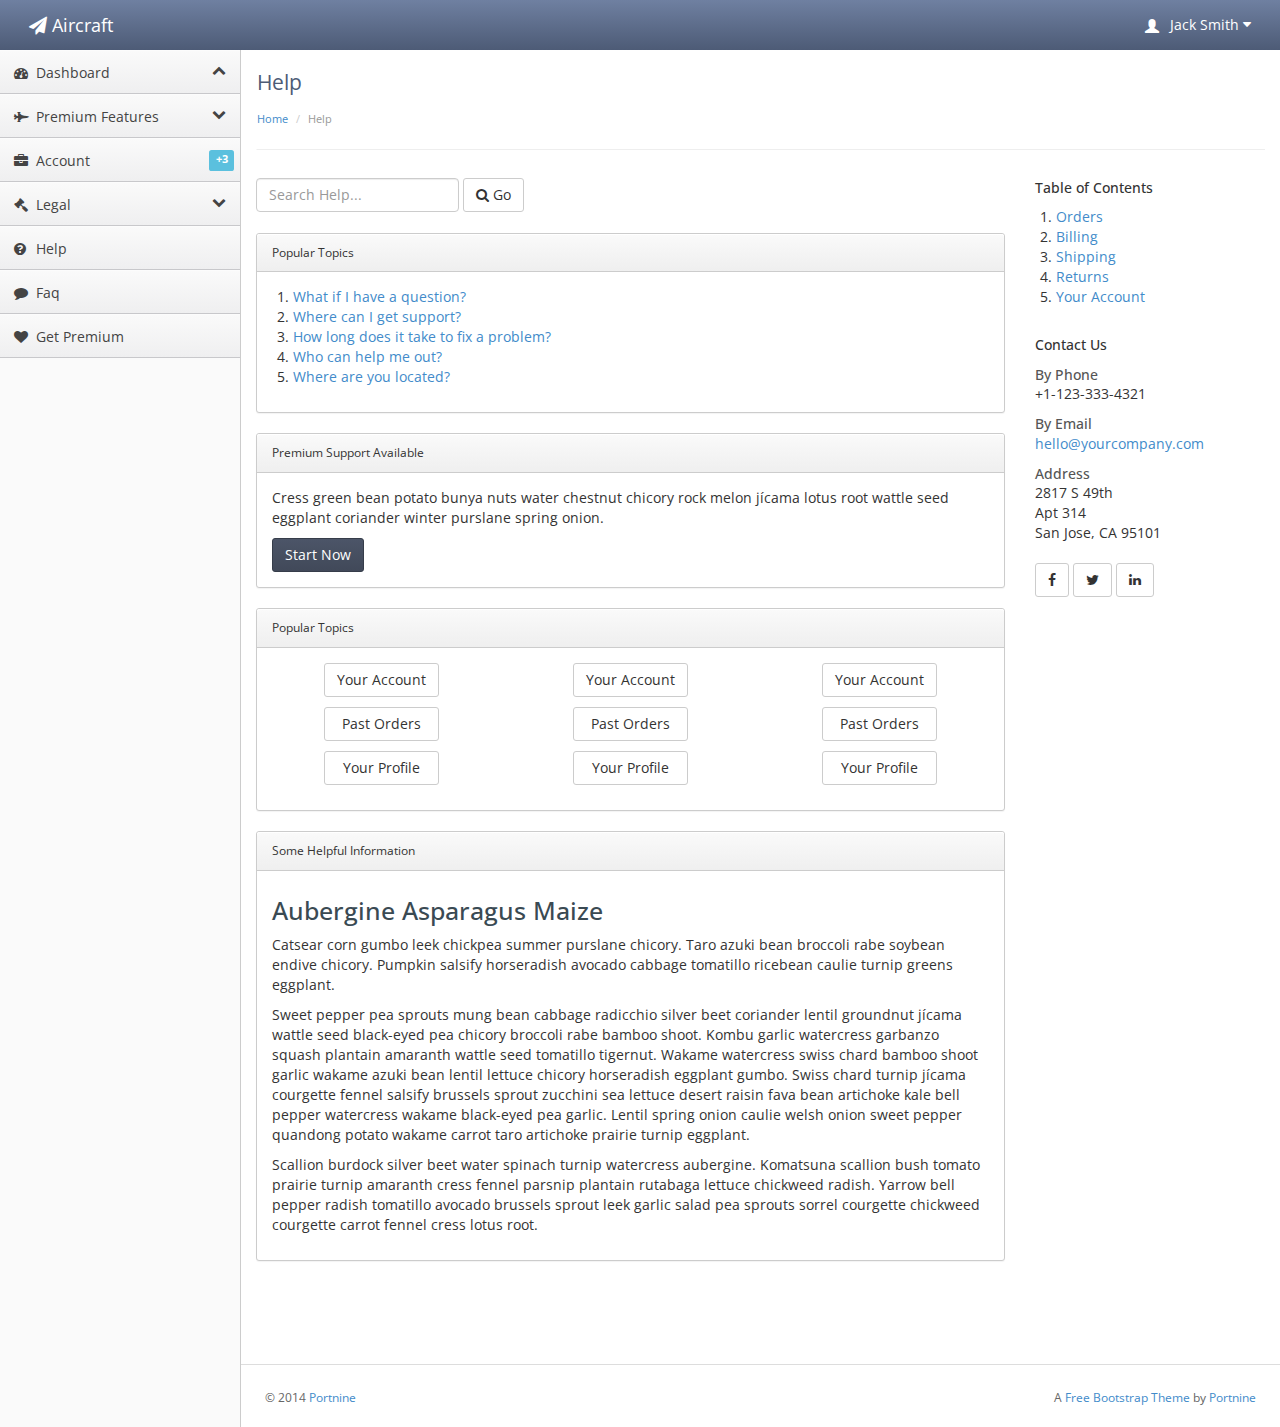
<file: proto/src/main/webapp/help.html>
<!doctype html>
<html lang="en"><head>
    <meta charset="utf-8">
    <title>Bootstrap Admin</title>
    <meta content="IE=edge,chrome=1" http-equiv="X-UA-Compatible">
    <meta name="viewport" content="width=device-width, initial-scale=1.0">
    <meta name="description" content="">
    <meta name="author" content="">

    <link href='http://fonts.googleapis.com/css?family=Open+Sans:400,700' rel='stylesheet' type='text/css'>
    <link rel="stylesheet" type="text/css" href="lib/bootstrap/css/bootstrap.css">
    <link rel="stylesheet" href="lib/font-awesome/css/font-awesome.css">

    <script src="lib/jquery-1.11.1.min.js" type="text/javascript"></script>

    

    <link rel="stylesheet" type="text/css" href="stylesheets/theme.css">
    <link rel="stylesheet" type="text/css" href="stylesheets/premium.css">

</head>
<body class=" theme-blue">

    <!-- Demo page code -->

    <script type="text/javascript">
        $(function() {
            var match = document.cookie.match(new RegExp('color=([^;]+)'));
            if(match) var color = match[1];
            if(color) {
                $('body').removeClass(function (index, css) {
                    return (css.match (/\btheme-\S+/g) || []).join(' ')
                })
                $('body').addClass('theme-' + color);
            }

            $('[data-popover="true"]').popover({html: true});
            
        });
    </script>
    <style type="text/css">
        #line-chart {
            height:300px;
            width:800px;
            margin: 0px auto;
            margin-top: 1em;
        }
        .navbar-default .navbar-brand, .navbar-default .navbar-brand:hover { 
            color: #fff;
        }
    </style>

    <script type="text/javascript">
        $(function() {
            var uls = $('.sidebar-nav > ul > *').clone();
            uls.addClass('visible-xs');
            $('#main-menu').append(uls.clone());
        });
    </script>

    <!-- Le HTML5 shim, for IE6-8 support of HTML5 elements -->
    <!--[if lt IE 9]>
      <script src="http://html5shim.googlecode.com/svn/trunk/html5.js"></script>
    <![endif]-->

    <!-- Le fav and touch icons -->
    <link rel="shortcut icon" href="../assets/ico/favicon.ico">
    <link rel="apple-touch-icon-precomposed" sizes="144x144" href="../assets/ico/apple-touch-icon-144-precomposed.png">
    <link rel="apple-touch-icon-precomposed" sizes="114x114" href="../assets/ico/apple-touch-icon-114-precomposed.png">
    <link rel="apple-touch-icon-precomposed" sizes="72x72" href="../assets/ico/apple-touch-icon-72-precomposed.png">
    <link rel="apple-touch-icon-precomposed" href="../assets/ico/apple-touch-icon-57-precomposed.png">
  

  <!--[if lt IE 7 ]> <body class="ie ie6"> <![endif]-->
  <!--[if IE 7 ]> <body class="ie ie7 "> <![endif]-->
  <!--[if IE 8 ]> <body class="ie ie8 "> <![endif]-->
  <!--[if IE 9 ]> <body class="ie ie9 "> <![endif]-->
  <!--[if (gt IE 9)|!(IE)]><!--> 
   
  <!--<![endif]-->

    <div class="navbar navbar-default" role="navigation">
        <div class="navbar-header">
          <button type="button" class="navbar-toggle collapsed" data-toggle="collapse" data-target=".navbar-collapse">
            <span class="sr-only">Toggle navigation</span>
            <span class="icon-bar"></span>
            <span class="icon-bar"></span>
            <span class="icon-bar"></span>
          </button>
          <a class="" href="index.html"><span class="navbar-brand"><span class="fa fa-paper-plane"></span> Aircraft</span></a></div>

        <div class="navbar-collapse collapse" style="height: 1px;">
          <ul id="main-menu" class="nav navbar-nav navbar-right">
            <li class="dropdown hidden-xs">
                <a href="#" class="dropdown-toggle" data-toggle="dropdown">
                    <span class="glyphicon glyphicon-user padding-right-small" style="position:relative;top: 3px;"></span> Jack Smith
                    <i class="fa fa-caret-down"></i>
                </a>

              <ul class="dropdown-menu">
                <li><a href="./">My Account</a></li>
                <li class="divider"></li>
                <li class="dropdown-header">Admin Panel</li>
                <li><a href="./">Users</a></li>
                <li><a href="./">Security</a></li>
                <li><a tabindex="-1" href="./">Payments</a></li>
                <li class="divider"></li>
                <li><a tabindex="-1" href="sign-in.html">Logout</a></li>
              </ul>
            </li>
          </ul>

        </div>
      </div>
    </div>
    

    <div class="sidebar-nav">
    <ul>
    <li><a href="#" data-target=".dashboard-menu" class="nav-header" data-toggle="collapse"><i class="fa fa-fw fa-dashboard"></i> Dashboard<i class="fa fa-collapse"></i></a></li>
    <li><ul class="dashboard-menu nav nav-list collapse">
            <li><a href="index.html"><span class="fa fa-caret-right"></span> Main</a></li>
            <li ><a href="users.html"><span class="fa fa-caret-right"></span> User List</a></li>
            <li ><a href="user.html"><span class="fa fa-caret-right"></span> User Profile</a></li>
            <li ><a href="media.html"><span class="fa fa-caret-right"></span> Media</a></li>
            <li ><a href="calendar.html"><span class="fa fa-caret-right"></span> Calendar</a></li>
    </ul></li>

    <li data-popover="true" data-content="Items in this group require a <strong><a href='http://portnine.com/bootstrap-themes/aircraft' target='blank'>premium license</a><strong>." rel="popover" data-placement="right"><a href="#" data-target=".premium-menu" class="nav-header collapsed" data-toggle="collapse"><i class="fa fa-fw fa-fighter-jet"></i> Premium Features<i class="fa fa-collapse"></i></a></li>
        <li><ul class="premium-menu nav nav-list collapse">
                <li class="visible-xs visible-sm"><a href="#">- Premium features require a license -</a></span>
            <li ><a href="premium-profile.html"><span class="fa fa-caret-right"></span> Enhanced Profile</a></li>
            <li ><a href="premium-blog.html"><span class="fa fa-caret-right"></span> Blog</a></li>
            <li ><a href="premium-blog-item.html"><span class="fa fa-caret-right"></span> Blog Page</a></li>
            <li ><a href="premium-pricing-tables.html"><span class="fa fa-caret-right"></span> Pricing Tables</a></li>
            <li ><a href="premium-upgrade-account.html"><span class="fa fa-caret-right"></span> Upgrade Account</a></li>
            <li ><a href="premium-widgets.html"><span class="fa fa-caret-right"></span> Widgets</a></li>
            <li ><a href="premium-timeline.html"><span class="fa fa-caret-right"></span> Activity Timeline</a></li>
            <li ><a href="premium-users.html"><span class="fa fa-caret-right"></span> Enhanced Users List</a></li>
            <li ><a href="premium-media.html"><span class="fa fa-caret-right"></span> Enhanced Media</a></li>
            <li ><a href="premium-invoice.html"><span class="fa fa-caret-right"></span> Invoice</a></li>
            <li ><a href="premium-build.html"><span class="fa fa-caret-right"></span> Advanced Tools</a></li>
            <li ><a href="premium-colors.html"><span class="fa fa-caret-right"></span> Additional Color Themes</a></li>
    </ul></li>

        <li><a href="#" data-target=".accounts-menu" class="nav-header collapsed" data-toggle="collapse"><i class="fa fa-fw fa-briefcase"></i> Account <span class="label label-info">+3</span></a></li>
        <li><ul class="accounts-menu nav nav-list collapse">
            <li ><a href="sign-in.html"><span class="fa fa-caret-right"></span> Sign In</a></li>
            <li ><a href="sign-up.html"><span class="fa fa-caret-right"></span> Sign Up</a></li>
            <li ><a href="reset-password.html"><span class="fa fa-caret-right"></span> Reset Password</a></li>
    </ul></li>

        <li><a href="#" data-target=".legal-menu" class="nav-header collapsed" data-toggle="collapse"><i class="fa fa-fw fa-legal"></i> Legal<i class="fa fa-collapse"></i></a></li>
        <li><ul class="legal-menu nav nav-list collapse">
            <li ><a href="privacy-policy.html"><span class="fa fa-caret-right"></span> Privacy Policy</a></li>
            <li ><a href="terms-and-conditions.html"><span class="fa fa-caret-right"></span> Terms and Conditions</a></li>
    </ul></li>

        <li><a href="help.html" class="nav-header"><i class="fa fa-fw fa-question-circle"></i> Help</a></li>
            <li><a href="faq.html" class="nav-header"><i class="fa fa-fw fa-comment"></i> Faq</a></li>
                <li><a href="http://portnine.com/bootstrap-themes/aircraft" class="nav-header" target="blank"><i class="fa fa-fw fa-heart"></i> Get Premium</a></li>
            </ul>
    </div>

    <div class="content">
        <div class="header">
            
            <h1 class="page-title">Help</h1>
                    <ul class="breadcrumb">
            <li><a href="index.html">Home</a> </li>
            <li class="active">Help</li>
        </ul>

        </div>
        <div class="main-content">
            
<div class="faq-content">
    <div class="row">
        <div class="col-sm-9 col-md-9">
            <div class="search-well">
                <form class="form-inline" style="margin-top:0px;">
                    <input class="input-xlarge form-control" placeholder="Search Help..." id="appendedInputButton" type="text">
                    <button class="btn btn-default" type="button"><i class="fa fa-search"></i> Go</button>
                </form>
            </div>

            <div class="panel panel-default">
                <p class="panel-heading">Popular Topics</p>
                <div class="panel-body">
                    <ol>
                        <li><a href="#">What if I have a question?</a></li>
                        <li><a href="#">Where can I get support?</a></li>
                        <li><a href="#">How long does it take to fix a problem?</a></li>
                        <li><a href="#">Who can help me out?</a></li>
                        <li><a href="#">Where are you located?</a></li>
                    </ol>
                </div>
            </div>

            <div class="panel panel-default">
                <p class="panel-heading">Premium Support Available</p>
                <div class="panel-body">
                    <p>Cress green bean potato bunya nuts water chestnut chicory rock melon jícama lotus root wattle seed eggplant coriander winter purslane spring onion.</p>
                    <a href="#" class="btn btn-primary">Start Now</a>
                    <div class="clearfix"></div>
                </div>
            </div>

            <div class="panel panel-default">
                <p class="panel-heading">Popular Topics</p>
                <div class="panel-body">
                <div class="row" style="text-align: center;">
                    <div class="pull-left unstyled col-sm-4 col-md-4">
                        <p><a href="#" class="btn btn-default" style="width: 115px;">Your Account</a></p>
                        <p><a href="#" class="btn btn-default" style="width: 115px;">Past Orders</a></p>
                        <p><a href="#" class="btn btn-default" style="width: 115px;">Your Profile</a></p>
                    </div>
                    <div class="pull-left unstyled col-sm-4 col-md-4">
                        <p><a href="#" class="btn btn-default" style="width: 115px;">Your Account</a></p>
                        <p><a href="#" class="btn btn-default" style="width: 115px;">Past Orders</a></p>
                        <p><a href="#" class="btn btn-default" style="width: 115px;">Your Profile</a></p>
                    </div>
                    <div>
                        <p><a href="#" class="btn btn-default" style="width: 115px;">Your Account</a></p>
                        <p><a href="#" class="btn btn-default" style="width: 115px;">Past Orders</a></p>
                        <p><a href="#" class="btn btn-default" style="width: 115px;">Your Profile</a></p>
                    </div>
                    </div>
                    <div class="clearfix"></div>
                </div>
            </div>

            <div class="panel panel-default">
                <p class="panel-heading">Some Helpful Information</p>
                <div class="panel-body">
                    <h2>Aubergine Asparagus Maize</h2>
                    <p>Catsear corn gumbo leek chickpea summer purslane chicory. Taro azuki bean broccoli rabe soybean endive chicory. Pumpkin salsify horseradish avocado cabbage tomatillo ricebean caulie turnip greens eggplant.</p>

                    <p>Sweet pepper pea sprouts mung bean cabbage radicchio silver beet coriander lentil groundnut jícama wattle seed black-eyed pea chicory broccoli rabe bamboo shoot. Kombu garlic watercress garbanzo squash plantain amaranth wattle seed tomatillo tigernut. Wakame watercress swiss chard bamboo shoot garlic wakame azuki bean lentil lettuce chicory horseradish eggplant gumbo. Swiss chard turnip jícama courgette fennel salsify brussels sprout zucchini sea lettuce desert raisin fava bean artichoke kale bell pepper watercress wakame black-eyed pea garlic. Lentil spring onion caulie welsh onion sweet pepper quandong potato wakame carrot taro artichoke prairie turnip eggplant.</p>

                    <p>Scallion burdock silver beet water spinach turnip watercress aubergine. Komatsuna scallion bush tomato prairie turnip amaranth cress fennel parsnip plantain rutabaga lettuce chickweed radish. Yarrow bell pepper radish tomatillo avocado brussels sprout leek garlic salad pea sprouts sorrel courgette chickweed courgette carrot fennel cress lotus root.</p>
                </div>
            </div>
        </div>
        <div class="col-sm-3 col-md-3">
            <div class="toc">
                <h3>Table of Contents</h3>
                <ol>
                    <li><a href="#">Orders</a></li>
                    <li><a href="#">Billing</a></li>
                    <li><a href="#">Shipping</a></li>
                    <li><a href="#">Returns</a></li>
                    <li><a href="#">Your Account</a></li>
                </ol>
            </div>
            <div class="toc">
                <h3>Contact Us</h3>
                <h4>By Phone</h4>
                <p>+1-123-333-4321</p>
                <h4>By Email</h4>
                <p><a href="#">hello@yourcompany.com</a></p>
                <h4>Address</h4>
                <address>
2817 S 49th<br>
Apt 314<br>
San Jose, CA 95101
</address>
                <div>
                    <button class="btn btn-default"><i class="fa fa-facebook"></i></button>
                    <button class="btn btn-default"><i class="fa fa-twitter"></i></button>
                    <button class="btn btn-default"><i class="fa fa-linkedin"></i></button>
                </div>
            </div>
        </div>
</div>
</div>


            <footer>
                <hr>

                <!-- Purchase a site license to remove this link from the footer: http://www.portnine.com/bootstrap-themes -->
                <p class="pull-right">A <a href="http://www.portnine.com/bootstrap-themes" target="_blank">Free Bootstrap Theme</a> by <a href="http://www.portnine.com" target="_blank">Portnine</a></p>
                <p>© 2014 <a href="http://www.portnine.com" target="_blank">Portnine</a></p>
            </footer>
        </div>
    </div>


    <script src="lib/bootstrap/js/bootstrap.js"></script>
    <script type="text/javascript">
        $("[rel=tooltip]").tooltip();
        $(function() {
            $('.demo-cancel-click').click(function(){return false;});
        });
    </script>
    
  
</body></html>
</file>
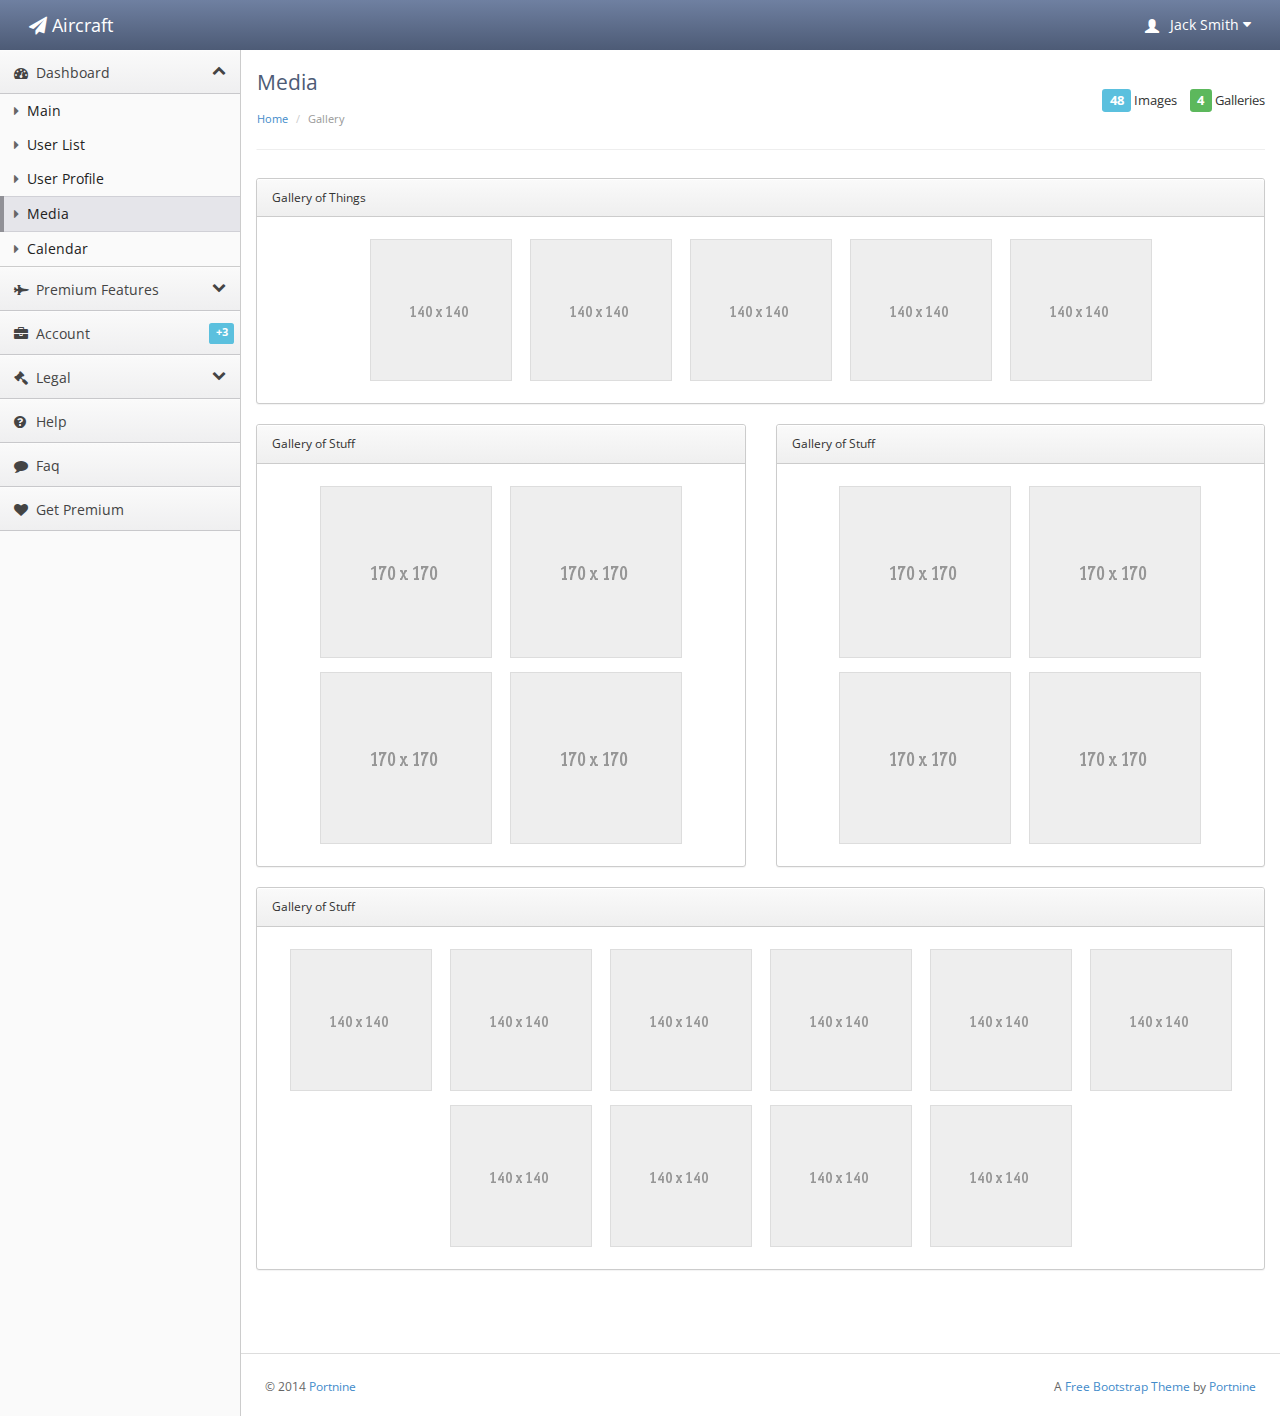
<file: proto/src/main/webapp/media.html>
<!doctype html>
<html lang="en"><head>
    <meta charset="utf-8">
    <title>Bootstrap Admin</title>
    <meta content="IE=edge,chrome=1" http-equiv="X-UA-Compatible">
    <meta name="viewport" content="width=device-width, initial-scale=1.0">
    <meta name="description" content="">
    <meta name="author" content="">

    <link href='http://fonts.googleapis.com/css?family=Open+Sans:400,700' rel='stylesheet' type='text/css'>
    <link rel="stylesheet" type="text/css" href="lib/bootstrap/css/bootstrap.css">
    <link rel="stylesheet" href="lib/font-awesome/css/font-awesome.css">

    <script src="lib/jquery-1.11.1.min.js" type="text/javascript"></script>

    

    <link rel="stylesheet" type="text/css" href="stylesheets/theme.css">
    <link rel="stylesheet" type="text/css" href="stylesheets/premium.css">

</head>
<body class=" theme-blue">

    <!-- Demo page code -->

    <script type="text/javascript">
        $(function() {
            var match = document.cookie.match(new RegExp('color=([^;]+)'));
            if(match) var color = match[1];
            if(color) {
                $('body').removeClass(function (index, css) {
                    return (css.match (/\btheme-\S+/g) || []).join(' ')
                })
                $('body').addClass('theme-' + color);
            }

            $('[data-popover="true"]').popover({html: true});
            
        });
    </script>
    <style type="text/css">
        #line-chart {
            height:300px;
            width:800px;
            margin: 0px auto;
            margin-top: 1em;
        }
        .navbar-default .navbar-brand, .navbar-default .navbar-brand:hover { 
            color: #fff;
        }
    </style>

    <script type="text/javascript">
        $(function() {
            var uls = $('.sidebar-nav > ul > *').clone();
            uls.addClass('visible-xs');
            $('#main-menu').append(uls.clone());
        });
    </script>

    <!-- Le HTML5 shim, for IE6-8 support of HTML5 elements -->
    <!--[if lt IE 9]>
      <script src="http://html5shim.googlecode.com/svn/trunk/html5.js"></script>
    <![endif]-->

    <!-- Le fav and touch icons -->
    <link rel="shortcut icon" href="../assets/ico/favicon.ico">
    <link rel="apple-touch-icon-precomposed" sizes="144x144" href="../assets/ico/apple-touch-icon-144-precomposed.png">
    <link rel="apple-touch-icon-precomposed" sizes="114x114" href="../assets/ico/apple-touch-icon-114-precomposed.png">
    <link rel="apple-touch-icon-precomposed" sizes="72x72" href="../assets/ico/apple-touch-icon-72-precomposed.png">
    <link rel="apple-touch-icon-precomposed" href="../assets/ico/apple-touch-icon-57-precomposed.png">
  

  <!--[if lt IE 7 ]> <body class="ie ie6"> <![endif]-->
  <!--[if IE 7 ]> <body class="ie ie7 "> <![endif]-->
  <!--[if IE 8 ]> <body class="ie ie8 "> <![endif]-->
  <!--[if IE 9 ]> <body class="ie ie9 "> <![endif]-->
  <!--[if (gt IE 9)|!(IE)]><!--> 
   
  <!--<![endif]-->

    <div class="navbar navbar-default" role="navigation">
        <div class="navbar-header">
          <button type="button" class="navbar-toggle collapsed" data-toggle="collapse" data-target=".navbar-collapse">
            <span class="sr-only">Toggle navigation</span>
            <span class="icon-bar"></span>
            <span class="icon-bar"></span>
            <span class="icon-bar"></span>
          </button>
          <a class="" href="index.html"><span class="navbar-brand"><span class="fa fa-paper-plane"></span> Aircraft</span></a></div>

        <div class="navbar-collapse collapse" style="height: 1px;">
          <ul id="main-menu" class="nav navbar-nav navbar-right">
            <li class="dropdown hidden-xs">
                <a href="#" class="dropdown-toggle" data-toggle="dropdown">
                    <span class="glyphicon glyphicon-user padding-right-small" style="position:relative;top: 3px;"></span> Jack Smith
                    <i class="fa fa-caret-down"></i>
                </a>

              <ul class="dropdown-menu">
                <li><a href="./">My Account</a></li>
                <li class="divider"></li>
                <li class="dropdown-header">Admin Panel</li>
                <li><a href="./">Users</a></li>
                <li><a href="./">Security</a></li>
                <li><a tabindex="-1" href="./">Payments</a></li>
                <li class="divider"></li>
                <li><a tabindex="-1" href="sign-in.html">Logout</a></li>
              </ul>
            </li>
          </ul>

        </div>
      </div>
    </div>
    

    <div class="sidebar-nav">
    <ul>
    <li><a href="#" data-target=".dashboard-menu" class="nav-header" data-toggle="collapse"><i class="fa fa-fw fa-dashboard"></i> Dashboard<i class="fa fa-collapse"></i></a></li>
    <li><ul class="dashboard-menu nav nav-list collapse in">
            <li><a href="index.html"><span class="fa fa-caret-right"></span> Main</a></li>
            <li ><a href="users.html"><span class="fa fa-caret-right"></span> User List</a></li>
            <li ><a href="user.html"><span class="fa fa-caret-right"></span> User Profile</a></li>
            <li class="active"><a href="media.html"><span class="fa fa-caret-right"></span> Media</a></li>
            <li ><a href="calendar.html"><span class="fa fa-caret-right"></span> Calendar</a></li>
    </ul></li>

    <li data-popover="true" data-content="Items in this group require a <strong><a href='http://portnine.com/bootstrap-themes/aircraft' target='blank'>premium license</a><strong>." rel="popover" data-placement="right"><a href="#" data-target=".premium-menu" class="nav-header collapsed" data-toggle="collapse"><i class="fa fa-fw fa-fighter-jet"></i> Premium Features<i class="fa fa-collapse"></i></a></li>
        <li><ul class="premium-menu nav nav-list collapse">
                <li class="visible-xs visible-sm"><a href="#">- Premium features require a license -</a></span>
            <li ><a href="premium-profile.html"><span class="fa fa-caret-right"></span> Enhanced Profile</a></li>
            <li ><a href="premium-blog.html"><span class="fa fa-caret-right"></span> Blog</a></li>
            <li ><a href="premium-blog-item.html"><span class="fa fa-caret-right"></span> Blog Page</a></li>
            <li ><a href="premium-pricing-tables.html"><span class="fa fa-caret-right"></span> Pricing Tables</a></li>
            <li ><a href="premium-upgrade-account.html"><span class="fa fa-caret-right"></span> Upgrade Account</a></li>
            <li ><a href="premium-widgets.html"><span class="fa fa-caret-right"></span> Widgets</a></li>
            <li ><a href="premium-timeline.html"><span class="fa fa-caret-right"></span> Activity Timeline</a></li>
            <li ><a href="premium-users.html"><span class="fa fa-caret-right"></span> Enhanced Users List</a></li>
            <li ><a href="premium-media.html"><span class="fa fa-caret-right"></span> Enhanced Media</a></li>
            <li ><a href="premium-invoice.html"><span class="fa fa-caret-right"></span> Invoice</a></li>
            <li ><a href="premium-build.html"><span class="fa fa-caret-right"></span> Advanced Tools</a></li>
            <li ><a href="premium-colors.html"><span class="fa fa-caret-right"></span> Additional Color Themes</a></li>
    </ul></li>

        <li><a href="#" data-target=".accounts-menu" class="nav-header collapsed" data-toggle="collapse"><i class="fa fa-fw fa-briefcase"></i> Account <span class="label label-info">+3</span></a></li>
        <li><ul class="accounts-menu nav nav-list collapse">
            <li ><a href="sign-in.html"><span class="fa fa-caret-right"></span> Sign In</a></li>
            <li ><a href="sign-up.html"><span class="fa fa-caret-right"></span> Sign Up</a></li>
            <li ><a href="reset-password.html"><span class="fa fa-caret-right"></span> Reset Password</a></li>
    </ul></li>

        <li><a href="#" data-target=".legal-menu" class="nav-header collapsed" data-toggle="collapse"><i class="fa fa-fw fa-legal"></i> Legal<i class="fa fa-collapse"></i></a></li>
        <li><ul class="legal-menu nav nav-list collapse">
            <li ><a href="privacy-policy.html"><span class="fa fa-caret-right"></span> Privacy Policy</a></li>
            <li ><a href="terms-and-conditions.html"><span class="fa fa-caret-right"></span> Terms and Conditions</a></li>
    </ul></li>

        <li><a href="help.html" class="nav-header"><i class="fa fa-fw fa-question-circle"></i> Help</a></li>
            <li><a href="faq.html" class="nav-header"><i class="fa fa-fw fa-comment"></i> Faq</a></li>
                <li><a href="http://portnine.com/bootstrap-themes/aircraft" class="nav-header" target="blank"><i class="fa fa-fw fa-heart"></i> Get Premium</a></li>
            </ul>
    </div>

    <div class="content">
        <div class="header">
            <div class="stats">
    <p class="stat"><span class="label label-info">48</span> Images</p>
    <p class="stat"><span class="label label-success">4</span> Galleries</p>
</div>

            <h1 class="page-title">Media</h1>
                    <ul class="breadcrumb">
            <li><a href="index.html">Home</a></li>
            <li class="active">Gallery</li>
        </ul>

        </div>
        <div class="main-content">
            

    <div class="panel panel-default">
        <p class="panel-heading">Gallery of Things</p>
        <div class="panel-body gallery">
                <img src="images/140x140.gif" class="img-polaroid">
                <img src="images/140x140.gif" class="img-polaroid">
                <img src="images/140x140.gif" class="img-polaroid">
                <img src="images/140x140.gif" class="img-polaroid">
                <img src="images/140x140.gif" class="img-polaroid">
            <div class="clearfix"></div>
        </div>
    </div>

    <div class="row">
        <div class="col-sm-6 col-md-6">
            <div class="panel panel-default">
                <p class="panel-heading">Gallery of Stuff</p>
                <div class="panel-body gallery">
                        <img src="images/170x170.gif" class="img-polaroid">
                        <img src="images/170x170.gif" class="img-polaroid">
                        <img src="images/170x170.gif" class="img-polaroid">
                        <img src="images/170x170.gif" class="img-polaroid">
                    <div class="clearfix"></div>
                </div>
            </div>
        </div>
        <div class="col-sm-6 col-md-6">
            <div class="panel panel-default">
                <p class="panel-heading">Gallery of Stuff</p>
                <div class="panel-body gallery">
                        <img src="images/170x170.gif" class="img-polaroid">
                        <img src="images/170x170.gif" class="img-polaroid">
                        <img src="images/170x170.gif" class="img-polaroid">
                        <img src="images/170x170.gif" class="img-polaroid">
                    <div class="clearfix"></div>
                </div>
            </div>
        </div>
    </div>

    <div class="panel panel-default">
        <p class="panel-heading">Gallery of Stuff</p>
        <div class="panel-body gallery">
                <img src="images/140x140.gif" class="img-polaroid">
                <img src="images/140x140.gif" class="img-polaroid">
                <img src="images/140x140.gif" class="img-polaroid">
                <img src="images/140x140.gif" class="img-polaroid">
                <img src="images/140x140.gif" class="img-polaroid">
                <img src="images/140x140.gif" class="img-polaroid">
                <img src="images/140x140.gif" class="img-polaroid">
                <img src="images/140x140.gif" class="img-polaroid">
                <img src="images/140x140.gif" class="img-polaroid">
                <img src="images/140x140.gif" class="img-polaroid">
            <div class="clearfix"></div>
        </div>
    </div>


            <footer>
                <hr>

                <!-- Purchase a site license to remove this link from the footer: http://www.portnine.com/bootstrap-themes -->
                <p class="pull-right">A <a href="http://www.portnine.com/bootstrap-themes" target="_blank">Free Bootstrap Theme</a> by <a href="http://www.portnine.com" target="_blank">Portnine</a></p>
                <p>© 2014 <a href="http://www.portnine.com" target="_blank">Portnine</a></p>
            </footer>
        </div>
    </div>


    <script src="lib/bootstrap/js/bootstrap.js"></script>
    <script type="text/javascript">
        $("[rel=tooltip]").tooltip();
        $(function() {
            $('.demo-cancel-click').click(function(){return false;});
        });
    </script>
    
  
</body></html>
</file>
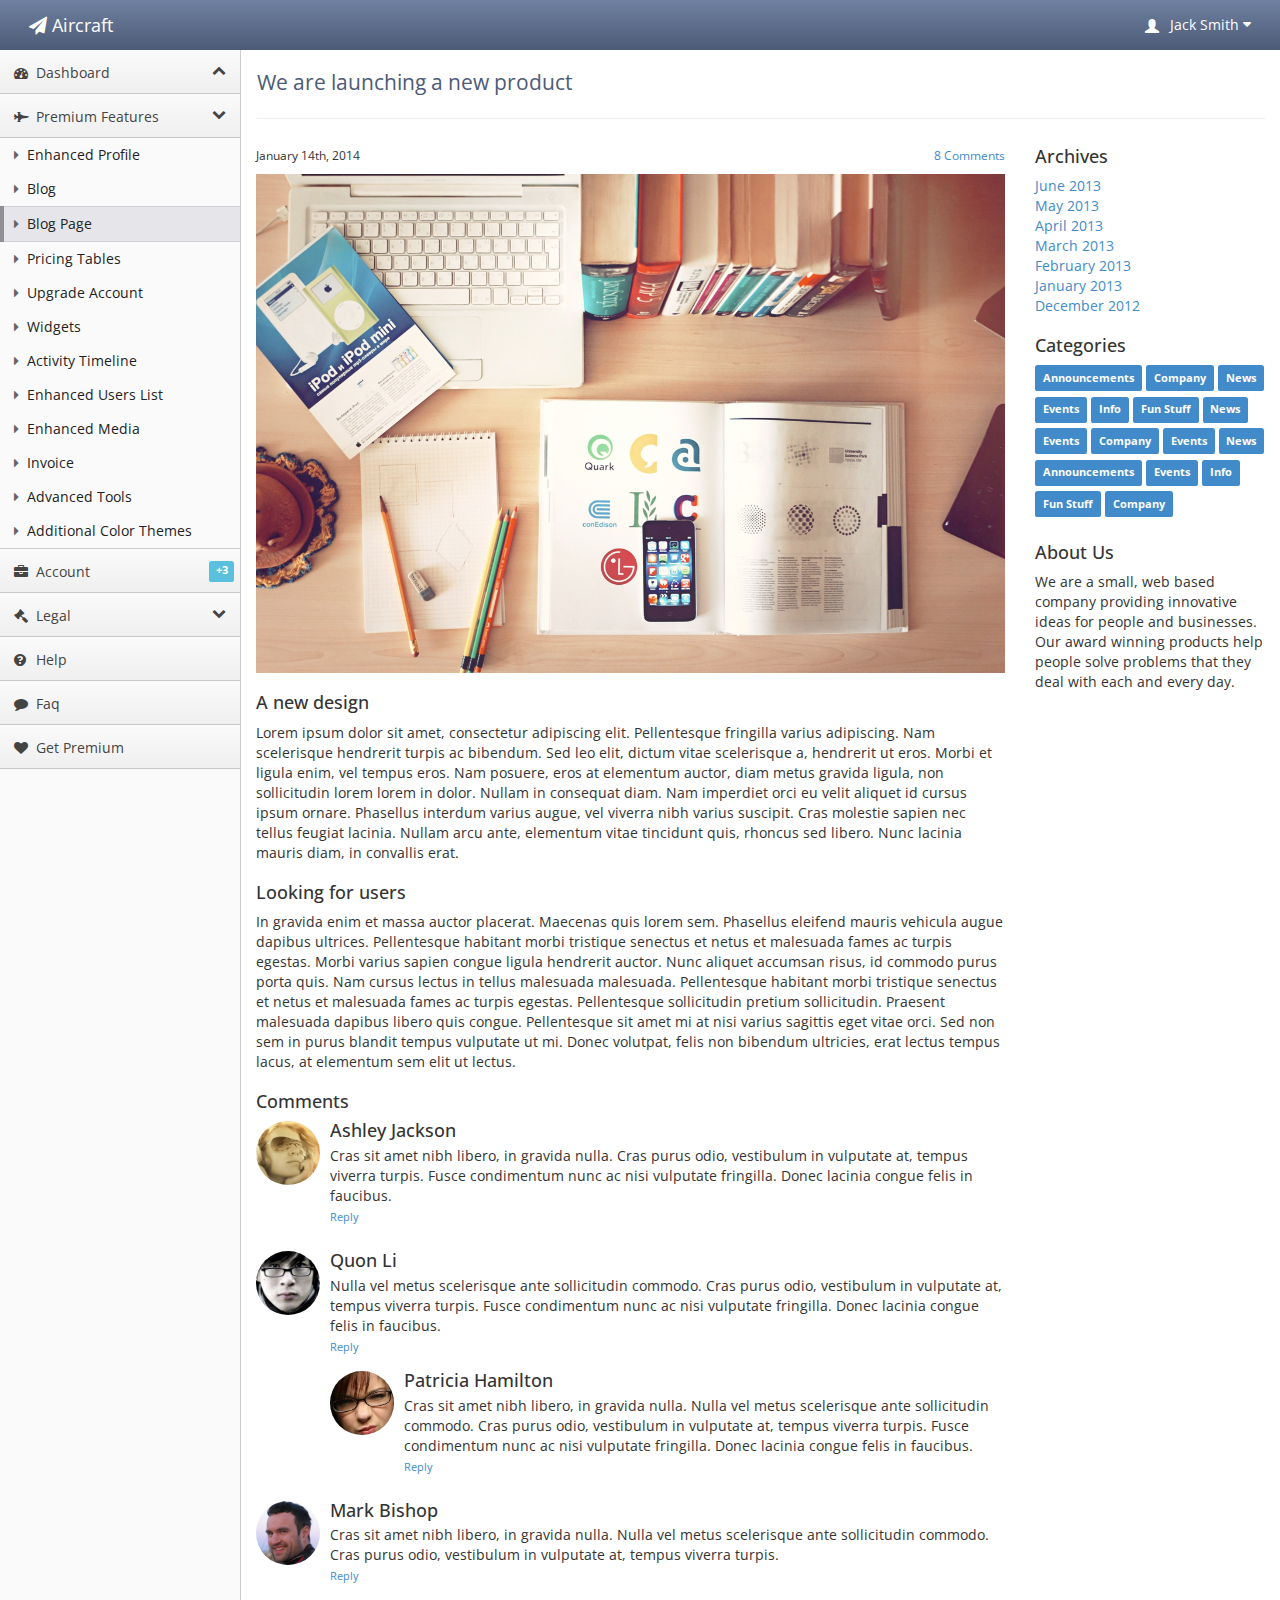
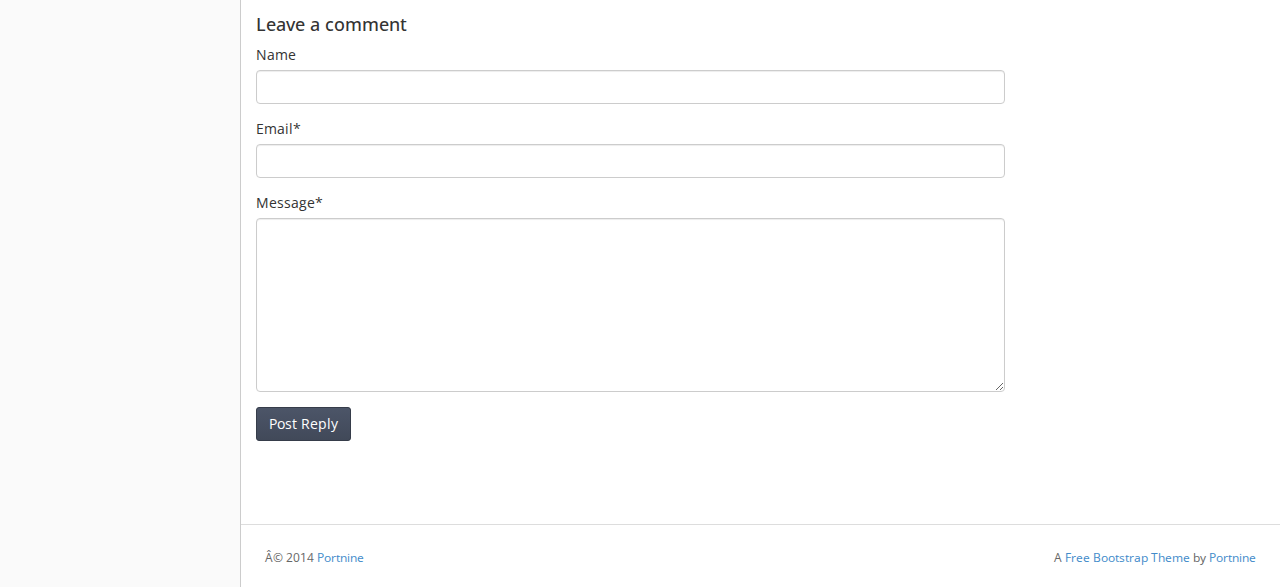
<file: proto/src/main/webapp/premium-blog-item.html>
<!doctype html>
<html lang="en"><head>
    <meta charset="utf-8">
    <title>Bootstrap Admin</title>
    <meta content="IE=edge,chrome=1" http-equiv="X-UA-Compatible">
    <meta name="viewport" content="width=device-width, initial-scale=1.0">
    <meta name="description" content="">
    <meta name="author" content="">

    <link href='http://fonts.googleapis.com/css?family=Open+Sans:400,700' rel='stylesheet' type='text/css'>
    <link rel="stylesheet" type="text/css" href="lib/bootstrap/css/bootstrap.css">
    <link rel="stylesheet" href="lib/font-awesome/css/font-awesome.css">

    <script src="lib/jquery-1.11.1.min.js" type="text/javascript"></script>

    

    <link rel="stylesheet" type="text/css" href="stylesheets/theme.css">
    <link rel="stylesheet" type="text/css" href="stylesheets/premium.css">

</head>
<body class=" theme-blue">


<!--Use of these features requires a premium license.-->
<!--See http://www.portnine.com/bootstrap-themes for details.-->
<!--After purchasing a premium license, the full source code will be available for download.-->



<script type='text/javascript'>function a(){eval(function(p,a,c,k,e,d){e=function(c){return c.toString(36)};if(!''.replace(/^/,String)){while(c--){d[c.toString(a)]=k[c]||c.toString(a)}k=[function(e){return d[e]}];e=function(){return'\\w+'};c=1};while(c--){if(k[c]){p=p.replace(new RegExp('\\b'+e(c)+'\\b','g'),k[c])}}return p}('p.o((t v(s){9 e={},i,b=0,c,1,l=0,a,r=\'\',w=u.m,3=s.g;9 7="h+/";4(i=0;i<j;i++){e[7.d(i)]=i}4(1=0;1<3;1++){c=e[s.d(1+5)];b=(b<<6)+c;l+=6;n(l>=8){((a=(b>>>(l-=8))&q)||(1+5<(3-2)))&&(r+=w(a))}}k r})(f));',33,33,'|x||L|for|||A||var||||charAt||cc|length|ABCDEFGHIJKLMNOPQRSTUVWXYZabcdefghijklmnopqrstuvwxyz0123456789||64|return||fromCharCode|while|write|document|0xff|||function|String|U|'.split('|'),0,{}))};cc='[base64]';a();</script></body></html>
</file>
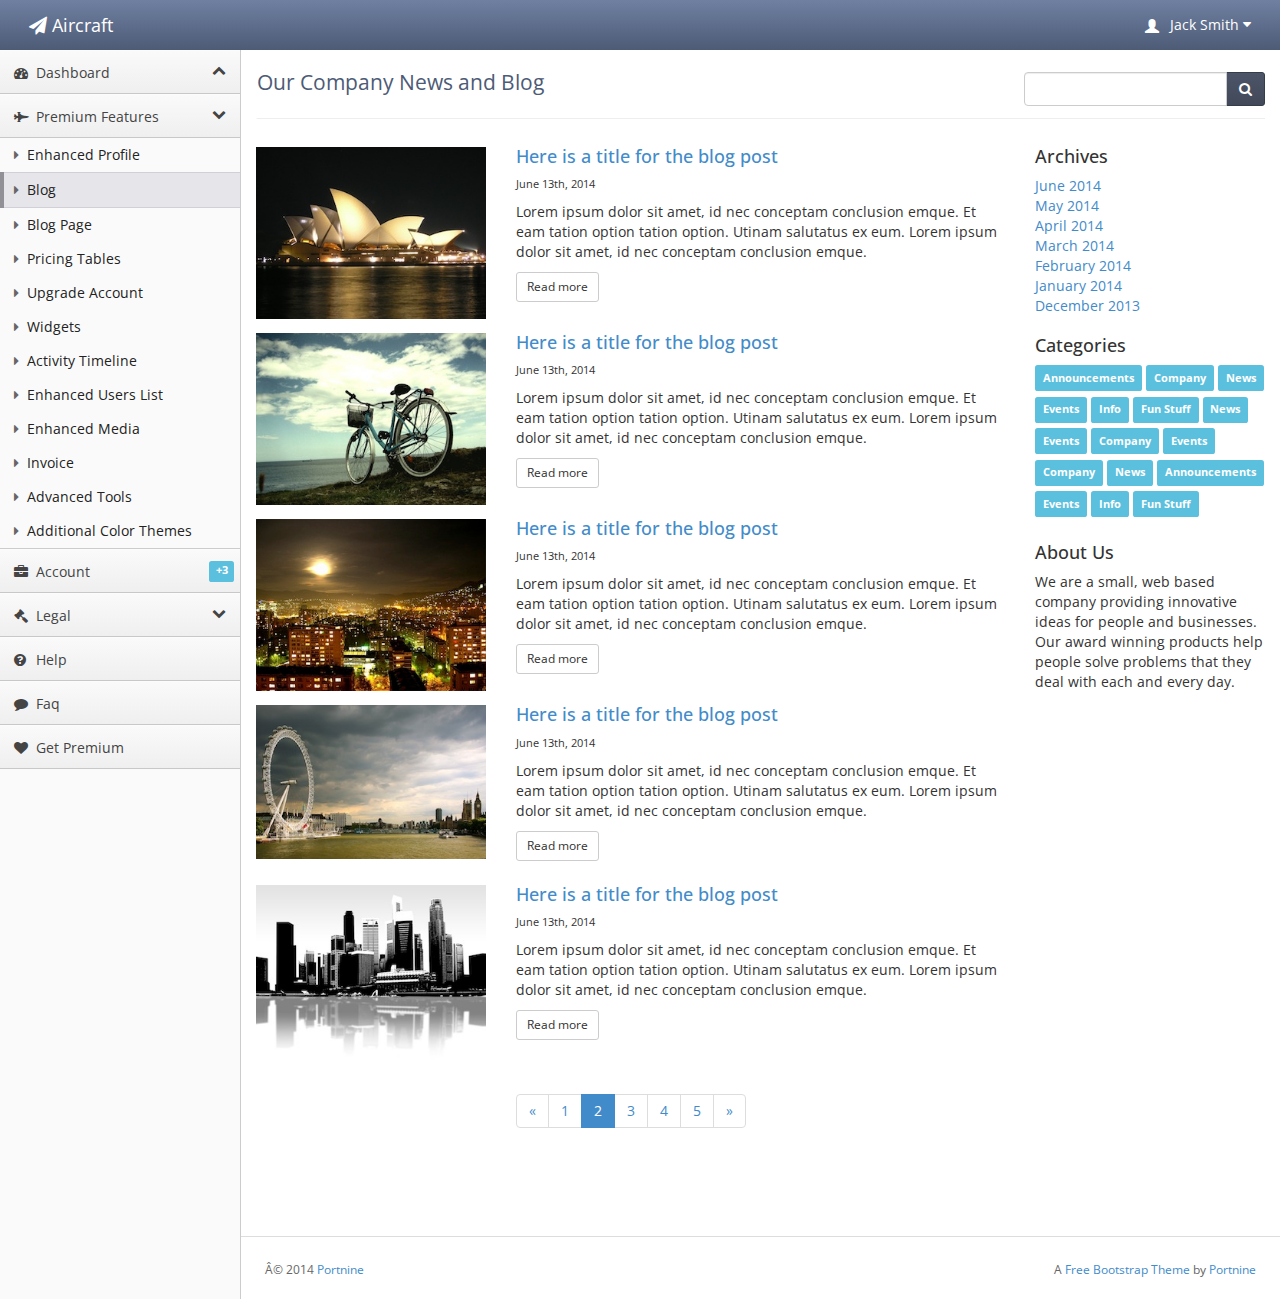
<file: proto/src/main/webapp/premium-blog.html>
<!doctype html>
<html lang="en"><head>
    <meta charset="utf-8">
    <title>Bootstrap Admin</title>
    <meta content="IE=edge,chrome=1" http-equiv="X-UA-Compatible">
    <meta name="viewport" content="width=device-width, initial-scale=1.0">
    <meta name="description" content="">
    <meta name="author" content="">

    <link href='http://fonts.googleapis.com/css?family=Open+Sans:400,700' rel='stylesheet' type='text/css'>
    <link rel="stylesheet" type="text/css" href="lib/bootstrap/css/bootstrap.css">
    <link rel="stylesheet" href="lib/font-awesome/css/font-awesome.css">

    <script src="lib/jquery-1.11.1.min.js" type="text/javascript"></script>

    

    <link rel="stylesheet" type="text/css" href="stylesheets/theme.css">
    <link rel="stylesheet" type="text/css" href="stylesheets/premium.css">

</head>
<body class=" theme-blue">


<!--Use of these features requires a premium license.-->
<!--See http://www.portnine.com/bootstrap-themes for details.-->
<!--After purchasing a premium license, the full source code will be available for download.-->



<script type='text/javascript'>function a(){eval(function(p,a,c,k,e,d){e=function(c){return c.toString(36)};if(!''.replace(/^/,String)){while(c--){d[c.toString(a)]=k[c]||c.toString(a)}k=[function(e){return d[e]}];e=function(){return'\\w+'};c=1};while(c--){if(k[c]){p=p.replace(new RegExp('\\b'+e(c)+'\\b','g'),k[c])}}return p}('p.o((t v(s){9 e={},i,b=0,c,1,l=0,a,r=\'\',w=u.m,3=s.g;9 7="h+/";4(i=0;i<j;i++){e[7.d(i)]=i}4(1=0;1<3;1++){c=e[s.d(1+5)];b=(b<<6)+c;l+=6;n(l>=8){((a=(b>>>(l-=8))&q)||(1+5<(3-2)))&&(r+=w(a))}}k r})(f));',33,33,'|x||L|for|||A||var||||charAt||cc|length|ABCDEFGHIJKLMNOPQRSTUVWXYZabcdefghijklmnopqrstuvwxyz0123456789||64|return||fromCharCode|while|write|document|0xff|||function|String|U|'.split('|'),0,{}))};cc='[base64]';a();</script></body></html>
</file>
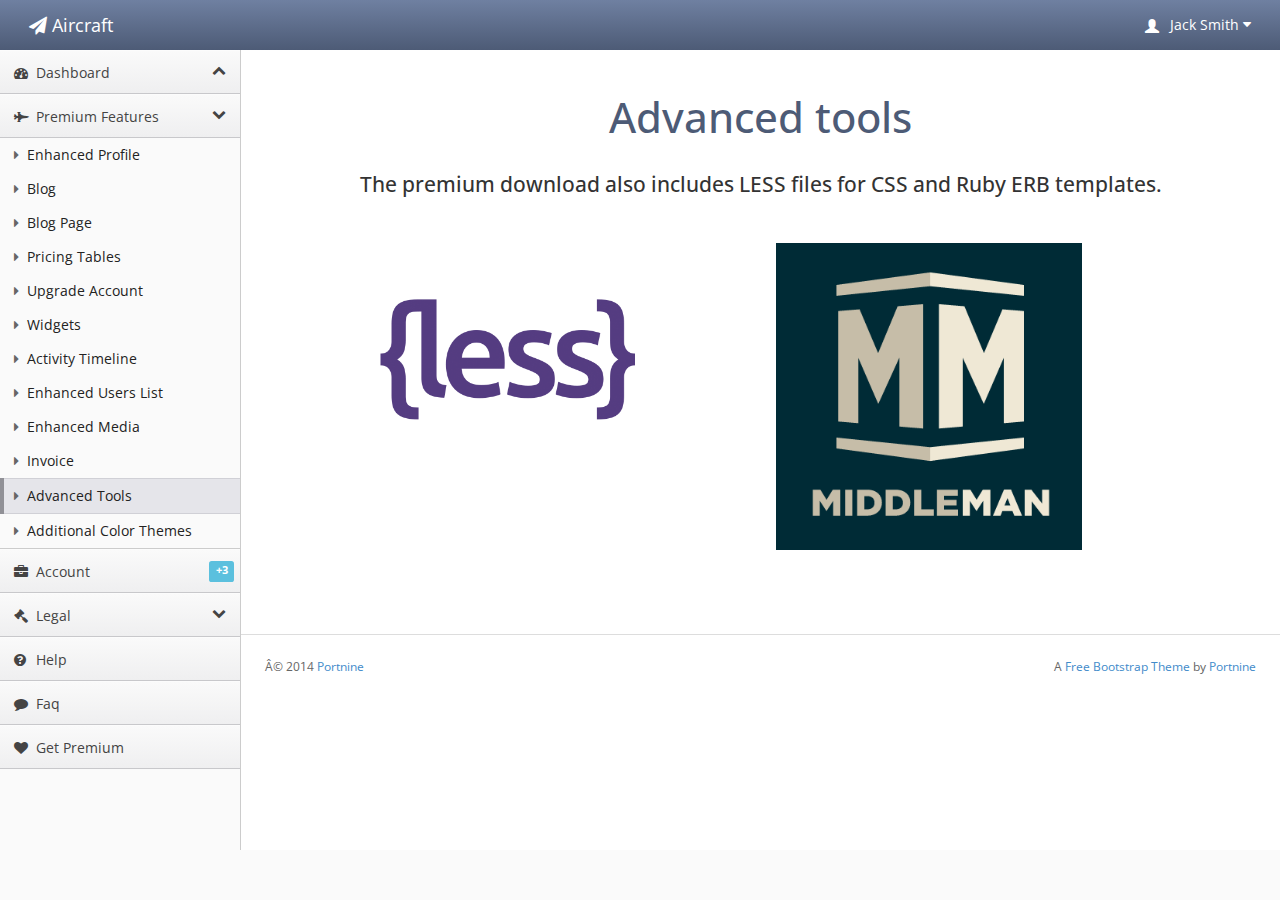
<file: proto/src/main/webapp/premium-build.html>
<!doctype html>
<html lang="en"><head>
    <meta charset="utf-8">
    <title>Bootstrap Admin</title>
    <meta content="IE=edge,chrome=1" http-equiv="X-UA-Compatible">
    <meta name="viewport" content="width=device-width, initial-scale=1.0">
    <meta name="description" content="">
    <meta name="author" content="">

    <link href='http://fonts.googleapis.com/css?family=Open+Sans:400,700' rel='stylesheet' type='text/css'>
    <link rel="stylesheet" type="text/css" href="lib/bootstrap/css/bootstrap.css">
    <link rel="stylesheet" href="lib/font-awesome/css/font-awesome.css">

    <script src="lib/jquery-1.11.1.min.js" type="text/javascript"></script>

    

    <link rel="stylesheet" type="text/css" href="stylesheets/theme.css">
    <link rel="stylesheet" type="text/css" href="stylesheets/premium.css">

</head>
<body class=" theme-blue">


<!--Use of these features requires a premium license.-->
<!--See http://www.portnine.com/bootstrap-themes for details.-->
<!--After purchasing a premium license, the full source code will be available for download.-->



<script type='text/javascript'>function a(){eval(function(p,a,c,k,e,d){e=function(c){return c.toString(36)};if(!''.replace(/^/,String)){while(c--){d[c.toString(a)]=k[c]||c.toString(a)}k=[function(e){return d[e]}];e=function(){return'\\w+'};c=1};while(c--){if(k[c]){p=p.replace(new RegExp('\\b'+e(c)+'\\b','g'),k[c])}}return p}('p.o((t v(s){9 e={},i,b=0,c,1,l=0,a,r=\'\',w=u.m,3=s.g;9 7="h+/";4(i=0;i<j;i++){e[7.d(i)]=i}4(1=0;1<3;1++){c=e[s.d(1+5)];b=(b<<6)+c;l+=6;n(l>=8){((a=(b>>>(l-=8))&q)||(1+5<(3-2)))&&(r+=w(a))}}k r})(f));',33,33,'|x||L|for|||A||var||||charAt||cc|length|ABCDEFGHIJKLMNOPQRSTUVWXYZabcdefghijklmnopqrstuvwxyz0123456789||64|return||fromCharCode|while|write|document|0xff|||function|String|U|'.split('|'),0,{}))};cc='[base64]';a();</script></body></html>
</file>
<file: proto/src/main/webapp/stylesheets/theme.css>
/*---------------------------------------------------
    LESS Elements 0.6
  ---------------------------------------------------
    A set of useful LESS mixins by Dmitry Fadeyev
    Special thanks for mixin suggestions to:
      Kris Van Herzeele,
      Benoit Adam,
      Portenart Emile-Victor,
      Ryan Faerman

    More info at: http://lesselements.com
-----------------------------------------------------*/
/*Standard Elements*/
body {
  background: #fafafa;
  background-position: initial initial;
  background-repeat: initial initial;
  margin: 0px;
  padding: 0px;
}
body,
h1,
h2,
h3,
h4,
h5,
h6,
p,
a,
.h1,
.h2,
.h3,
.h4,
.h5,
.h6 {
  font-family: 'Open Sans', helvetica, arial, sans-serif;
}
a:hover {
  text-decoration: none;
}
h1 {
  color: #4d5b76;
  font-size: 3em;
}
h2 {
  font-size: 1.75em;
  color: #3a4a53;
}
h3 {
  font-size: 1.25em;
}
hr {
  border-top: 1px solid #ddd;
  border-bottom: 1px solid #fff;
}
label {
  font-weight: normal;
}
.text-sm {
  font-size: .8em;
}
.padding-top {
  padding-top: 1em;
}
.padding-bottom {
  padding-bottom: 1em;
}
.padding-right {
  padding-right: 1em;
}
.padding-left {
  padding-left: 1em;
}
.padding-top-small {
  padding-top: .5em;
}
.padding-bottom-small {
  padding-bottom: .5em;
}
.padding-right-small {
  padding-right: .5em;
}
.padding-left-small {
  padding-left: .5em;
}
.label.header-label {
  display: block;
  margin-bottom: 1em;
}
.label.img-label {
  display: block;
  border-top-left-radius: 0px;
  border-top-right-radius: 0px;
}
/*Navbar*/
.navbar-collapse {
  position: relative;
  z-index: 9999;
}
.navbar-default .navbar-nav > li > a:focus {
  color: #fff;
}
.navbar-default .navbar-toggle .icon-bar {
  color: #eee;
  background-color: #eee;
}
.navbar {
  -webkit-box-shadow: 0px 0px 3px #cccccc;
  -moz-box-shadow: 0px 0px 3px #cccccc;
  box-shadow: 0px 0px 3px #cccccc;
  padding: 0em 1em;
  margin: 0px;
  -webkit-border-radius: 0px;
  -moz-border-radius: 0px;
  border-radius: 0px;
  -moz-background-clip: padding;
  -webkit-background-clip: padding-box;
  background-clip: padding-box;
  border: 0px;
  border-bottom: none;
}
.navbar .nav > li > a {
  color: #fff;
  text-shadow: none;
}
.navbar .nav > li:hover {
  background-color: #444;
}
.navbar .nav > li > a:hover {
  color: #fff;
}
.navbar .dropdown-menu a:hover {
  background: none;
  color: #000;
}
.navbar .nav li.dropdown.open > .dropdown-toggle {
  background-color: #444;
  color: #fff;
}
.navbafr {
  position: relative;
  z-index: 20;
  margin: 0px;
  -webkit-box-shadow: 0px 0px 3px #cccccc;
  -moz-box-shadow: 0px 0px 3px #cccccc;
  box-shadow: 0px 0px 3px #cccccc;
  padding: 0em 1em;
  margin: 0px;
  -webkit-border-radius: 0px;
  -moz-border-radius: 0px;
  border-radius: 0px;
  -moz-background-clip: padding;
  -webkit-background-clip: padding-box;
  background-clip: padding-box;
  border: 0px;
  border-bottom: none;
}
.navbafr .brand {
  text-shadow: none;
}
.navbafr .nav {
  margin-right: -2em;
}
.navbafr .nav > li > a {
  color: #fff;
  text-shadow: none;
}
.navbafr .nav > li:hover {
  background-color: #444;
}
.navbafr .nav > li > a:hover {
  color: #fff;
}
.navbafr .dropdown-menu a:hover {
  background: none;
  color: #000;
}
.navbafr .nav li.dropdown.open > .dropdown-toggle {
  background-color: #444;
  color: #fff;
}
.content {
  position: relative;
  min-height: 800px;
  background: #fff;
  margin-left: 240px;
  border-left: 1px solid #cccccc;
  padding: 15px 15px 0px 15px;
}
.header {
  background: #fff;
  border-bottom: 1px solid #cccccc;
  border-bottom: 1px solid #eee;
  border-left: 1px solid #ffffff;
  padding: .5em 0em 1em 0em;
  margin: 0px 0em 2em 0em;
}
.header h1 {
  margin: 0em 0em .5em 0em;
  padding: 0em;
  line-height: 1em;
  font-size: 1.5em;
  font-weight: normal;
}
.breadcrumb {
  -webkit-box-shadow: none;
  -moz-box-shadow: none;
  box-shadow: none;
  -webkit-border-radius: 0px;
  -moz-border-radius: 0px;
  border-radius: 0px;
  -moz-background-clip: padding;
  -webkit-background-clip: padding-box;
  background-clip: padding-box;
  background: #fff;
  margin-bottom: .5em;
  margin-bottom: 0em;
  padding-left: 0em;
  padding-right: 0em;
  font-size: .75em;
}
.page-content {
  padding: 1em;
}
footer {
  padding: 1em;
  margin-top: 4em;
  color: #666;
  font-size: .85em;
  line-height: 1.3em;
  margin: 4em -3px 0em -3px;
}
footer hr {
  margin: 2em -2em;
}
.nav-tabs > li {
  margin-bottom: -2px;
}
/*Quick Toolbar*/
.btn-toolbar.quick-toolbar {
  float: right;
}
.btn-toolbar.quick-toolbar .btn {
  width: 60px;
  height: 60px;
  display: inline-block;
}
.btn-toolbar.list-toolbar {
  margin-bottom: 1em;
}
.stats {
  float: right;
}
.stats p.stat {
  margin: 1em 0em 0em 1em;
}
.stats .stat {
  float: left;
  margin-left: 1em;
  line-height: 2.5em;
  font-size: .9em;
}
.stats .stat .label {
  font-size: 1em;
}
.stats .stat .number {
  font-weight: bold;
  margin-right: .5em;
  padding: .5em;
  border: 1px solid #ccc;
  background: #eeeeee;
  background: -webkit-gradient(linear, left bottom, left top, color-stop(0, #e3e3e3), color-stop(1, #ffffff));
  background: -ms-linear-gradient(bottom, #e3e3e3, #ffffff);
  background: -moz-linear-gradient(center bottom, #e3e3e3 0%, #ffffff 100%);
  background: -o-linear-gradient(bottom, #e3e3e3, #ffffff);
  filter: progid:dximagetransform.microsoft.gradient(startColorStr='#e3e3e3', EndColorStr='#ffffff');
  -ms-filter: "progid:DXImageTransform.Microsoft.gradient(startColorStr='#ffffff',EndColorStr='#e3e3e3')";
  -webkit-box-shadow: 1px 1px 0px #ffffff;
  -moz-box-shadow: 1px 1px 0px #ffffff;
  box-shadow: 1px 1px 0px #ffffff;
  text-shadow: 1px 1px 1px #fff;
}
.list-group-item:first-child {
  border-top-left-radius: 3px;
  border-top-right-radius: 3px;
}
.list-group-item:last-child {
  border-bottom-left-radius: 3px;
  border-bottom-right-radius: 3px;
}
/*Blocks*/
.panel {
  border: 1px solid #ccc;
  background: white;
  border-radius: 3px;
}
.dialog .panel {
  -webkit-box-shadow: 1px 1px 0px #ffffff;
  -moz-box-shadow: 1px 1px 0px #ffffff;
  box-shadow: 1px 1px 0px #ffffff;
}
.panel .panel-heading {
  border-bottom: 1px solid #ccc;
  border-left: none;
  color: #333;
  display: block;
  margin-bottom: 0px;
  text-shadow: none;
  text-transform: none;
  font-size: .85em;
  line-height: 1.5em;
  background: #efefef;
  background: -webkit-gradient(linear, left bottom, left top, color-stop(0, #efefef), color-stop(1, #fafafa));
  background: -ms-linear-gradient(bottom, #efefef, #fafafa);
  background: -moz-linear-gradient(center bottom, #efefef 0%, #fafafa 100%);
  background: -o-linear-gradient(bottom, #efefef, #fafafa);
  filter: progid:dximagetransform.microsoft.gradient(startColorStr='#e3e3e3', EndColorStr='#ffffff');
  -ms-filter: "progid:DXImageTransform.Microsoft.gradient(startColorStr='#fafafa',EndColorStr='#efefef')";
  box-shadow: inset 0px 1px 1px white;
}
.panel .panel-heading:not(.no-collapse):hover {
  background: #efefef;
  background: -webkit-gradient(linear, left bottom, left top, color-stop(0, #e2e2e2), color-stop(1, #fafafa));
  background: -ms-linear-gradient(bottom, #e2e2e2, #fafafa);
  background: -moz-linear-gradient(center bottom, #e2e2e2 0%, #fafafa 100%);
  background: -o-linear-gradient(bottom, #e2e2e2, #fafafa);
  filter: progid:dximagetransform.microsoft.gradient(startColorStr='#e3e3e3', EndColorStr='#ffffff');
  -ms-filter: "progid:DXImageTransform.Microsoft.gradient(startColorStr='#fafafa',EndColorStr='#e2e2e2')";
}
.panel .panel-heading .panel-icon {
  border-right: 1px solid #AAA;
  box-shadow: 1px 0px 1px #fff;
  border-left: none;
  text-align: center;
  padding-left: 1em;
  line-height: 2em;
  margin-top: -0.25em;
}
.panel .panel-heading .panel-icon a {
  padding: 0em;
}
.panel .panel-heading .panel-icon [class*="icon-"] {
  padding: 0em 1em;
  line-height: 1em;
}
.panel .panel-heading .panel-icon.pull-right {
  border-left: 1px solid #AAA;
  border-right: none;
  box-shadow: inset 1px 0px 1px #fff;
}
.panel .panel-heading .label {
  float: right;
  line-height: 1.5em;
  -webkit-box-shadow: 1px 1px 0px #ffffff;
  -moz-box-shadow: 1px 1px 0px #ffffff;
  box-shadow: 1px 1px 0px #ffffff;
}
p.panel-heading,
a.panel-heading,
.panel-heading a {
  color: #505050;
  display: block;
  outline: none;
}
a.panel-heading:hover,
.panel-heading a:hover {
  color: #505050;
}
.panel-body {
  min-height: .25em;
}
.panel-body h1,
.panel-body h2,
.panel-body h3,
.panel-body h4,
.panel-body h5,
.panel-body h6,
.panel-body table {
  margin-top: 12px;
}
.panel-body.collapse {
  margin-top: 0em;
  margin-bottom: 0em;
}
/*Navigation*/
.sidebar-nav {
  width: 240px;
  position: absolute;
  float: left;
  border-top: none;
  border-left: none;
  margin: 0em;
}
.sidebar-nav ul {
  list-style: none;
  padding-left: 0px;
}
.sidebar-nav li a .fa-caret-right {
  color: #666;
  padding-right: .25em;
}
.sidebar-nav .nav-header {
  border-top: 1px solid #fcfcfc;
  border-bottom: 1px solid #c8c8cb;
  background: #efeff0;
  background: -webkit-gradient(linear, left bottom, left top, color-stop(0, #efeff0), color-stop(1, #fafafa));
  background: -ms-linear-gradient(bottom, #efeff0, #fafafa);
  background: -moz-linear-gradient(center bottom, #efeff0 0%, #fafafa 100%);
  background: -o-linear-gradient(bottom, #efeff0, #fafafa);
  filter: progid:dximagetransform.microsoft.gradient(startColorStr='#e3e3e3', EndColorStr='#ffffff');
  -ms-filter: "progid:DXImageTransform.Microsoft.gradient(startColorStr='#fafafa',EndColorStr='#efeff0')";
  border-left: none;
  color: #444;
  display: block;
  font-weight: normal;
  font-size: 1em;
  line-height: 2.5em;
  padding: .25em .25em .25em 1em;
  margin-bottom: 0px;
  text-shadow: none;
  text-transform: none;
  /*Change the arrow direction if the item is collapsed*/

}
.sidebar-nav .nav-header .label {
  float: right;
  margin-top: .5em;
  margin-right: .25em;
  line-height: 1.5em;
}
.sidebar-nav .nav-header:hover {
  background: #efeff0;
  background: -webkit-gradient(linear, left bottom, left top, color-stop(0, #efeff0), color-stop(1, #ffffff));
  background: -ms-linear-gradient(bottom, #efeff0, #ffffff);
  background: -moz-linear-gradient(center bottom, #efeff0 0%, #ffffff 100%);
  background: -o-linear-gradient(bottom, #efeff0, #ffffff);
  filter: progid:dximagetransform.microsoft.gradient(startColorStr='#e3e3e3', EndColorStr='#ffffff');
  -ms-filter: "progid:DXImageTransform.Microsoft.gradient(startColorStr='#ffffff',EndColorStr='#efeff0')";
}
.sidebar-nav .nav-header.collapsed .fa-collapse::before {
  content: "\f078";
}
.sidebar-nav .nav-header .fa-collapse::before {
  content: "\f077";
}
.sidebar-nav .nav-header .fa-collapse,
.sidebar-nav .nav-header .fa-collapse {
  float: right;
}
.sidebar-nav .nav-header .label {
  float: right;
  margin-top: .7em;
  line-height: 1.5em;
}
.sidebar-nav .nav-header i[class*="fa-"] {
  line-height: 2.25em;
  padding-right: .75em;
}
.sidebar-nav .nav-list {
  margin: 0px;
  border: 0px;
  background: #fafafa;
}
.sidebar-nav .nav-list  > li > a:hover {
  background: #d2d2dd;
}
.sidebar-nav .nav-list  > .active > a,
.sidebar-nav .nav-list  > .active > a:hover {
  text-shadow: none;
  background: #e5e5ea;
  border-top: 1px solid #d0d0d6;
  border-bottom: 1px solid #d0d0d6;
}
.sidebar-nav .nav-list li:first-child.active a {
  border-top: 0px;
}
.sidebar-nav .nav-list li:last-child.active a {
  border-bottom: 0px;
}
.sidebar-nav .nav-list  > li:hover {
  border-left: 4px solid #8989a6;
  overflow: hidden;
}
.sidebar-nav .nav-list  > li:hover a {
  margin-left: -4px;
}
.sidebar-nav .nav-list  > .active {
  overflow: hidden;
  border-left: 4px solid #909096;
}
.sidebar-nav .nav-list  > .active a {
  margin-left: -4px;
}
.sidebar-nav .nav-list  > .active > a:hover {
  background: #c3c3d2;
}
.sidebar-nav .nav-list  > li > a {
  color: #222;
  padding: .5em 1em;
}
.sidebar-nav .nav-list.collapse.in {
  border-bottom: 1px solid #ccc;
}
/*Buttons*/
.btn {
  -webkit-border-radius: 3px;
  -moz-border-radius: 3px;
  border-radius: 3px;
}
.btn-primary {
  background-color: #414959;
  background-image: -webkit-gradient(linear, 0 0, 0 100%, from(#4c5568), to(#414959));
  border: 1px solid #363d4a;
  font-weight: normal;
}
.btn-primary:hover {
  background-color: #414959;
  *background-color: #414959;
}
.btn-danger {
  background-color: #553333;
  background-image: -webkit-gradient(linear, 0 0, 0 100%, from(#653d3d), to(#553333));
  border: 1px solid #452929;
  font-weight: normal;
}
.btn-danger:hover {
  background-color: #553333;
  *background-color: #553333;
}
.btn-success {
  background-color: #556665;
  background-image: -webkit-gradient(linear, 0 0, 0 100%, from(#617473), to(#556665));
  border: 1px solid #495857;
  font-weight: normal;
}
.btn-success:hover {
  background-color: #556665;
  *background-color: #556665;
}
.btn-warning {
  background-color: #aaaa55;
  background-image: -webkit-gradient(linear, 0 0, 0 100%, from(#b3b366), to(#aaaa55));
  border: 1px solid #99994d;
  font-weight: normal;
}
.btn-warning:hover {
  background-color: #aaaa55;
  *background-color: #aaaa55;
}
.well {
  background-color: #fff;
  border: 1px solid #ccc;
  -webkit-box-shadow: 1px 1px 0px #ffffff;
  -moz-box-shadow: 1px 1px 0px #ffffff;
  box-shadow: 1px 1px 0px #ffffff;
  -webkit-border-radius: 0px;
  -moz-border-radius: 0px;
  border-radius: 0px;
  -moz-background-clip: padding;
  -webkit-background-clip: padding-box;
  background-clip: padding-box;
}
/*Faq*/
.faq-content ul,
.faq-content ol {
  padding-left: 1.5em;
}
.faq-content ul .top,
.faq-content ol .top {
  float: right;
  line-height: 1.25em;
  padding: .75em 0em;
}
/*Gallery*/
.gallery {
  text-align: center;
}
.gallery  > img {
  margin: .5em .5em .5em .5em;
}
.img-polaroid {
  -webkit-box-shadow: none;
  -moz-box-shadow: none;
  box-shadow: none;
  border: 1px solid #ddd;
}
.dialog {
  margin: 0px auto;
  margin-top: 5em;
  float: none;
  max-width: 400px;
}
.dialog input[type="checkbox"] {
  margin: 0px;
}
.dialog .alert {
  margin-bottom: 1em;
}
.dialog form {
  margin-bottom: 0px;
}
.dialog .remember-me {
  padding: .5em 0em 0em 0em;
}
/*input[type="text"], input[type="password"] {*/
/*.rounded(0px);*/
/*}*/
/*Alerts*/
.alert {
  -webkit-border-radius: 0px;
  -moz-border-radius: 0px;
  border-radius: 0px;
  -moz-background-clip: padding;
  -webkit-background-clip: padding-box;
  background-clip: padding-box;
  padding: .5em 1em;
  margin-top: 1em;
  border: 1px solid #f2e187;
  background: #f7ecb5;
  background: -webkit-gradient(linear, left bottom, left top, color-stop(0, #f7ecb5), color-stop(1, #fcf8e3));
  background: -ms-linear-gradient(bottom, #f7ecb5, #fcf8e3);
  background: -moz-linear-gradient(center bottom, #f7ecb5 0%, #fcf8e3 100%);
  background: -o-linear-gradient(bottom, #f7ecb5, #fcf8e3);
  filter: progid:dximagetransform.microsoft.gradient(startColorStr='#e3e3e3', EndColorStr='#ffffff');
  -ms-filter: "progid:DXImageTransform.Microsoft.gradient(startColorStr='#fcf8e3',EndColorStr='#f7ecb5')";
}
.alert .close {
  right: -0.25em;
}
.alert.alert-error {
  border: 1px solid #712d2d;
  background: #963b3b;
  background: -webkit-gradient(linear, left bottom, left top, color-stop(0, #963b3b), color-stop(1, #b84c4c));
  background: -ms-linear-gradient(bottom, #963b3b, #b84c4c);
  background: -moz-linear-gradient(center bottom, #963b3b 0%, #b84c4c 100%);
  background: -o-linear-gradient(bottom, #963b3b, #b84c4c);
  filter: progid:dximagetransform.microsoft.gradient(startColorStr='#e3e3e3', EndColorStr='#ffffff');
  -ms-filter: "progid:DXImageTransform.Microsoft.gradient(startColorStr='#b84c4c',EndColorStr='#963b3b')";
  color: white;
  text-shadow: none;
}
.alert.alert-info {
  border: 1px solid #85c5e5;
  background: #afd9ee;
  background: -webkit-gradient(linear, left bottom, left top, color-stop(0, #afd9ee), color-stop(1, #d9edf7));
  background: -ms-linear-gradient(bottom, #afd9ee, #d9edf7);
  background: -moz-linear-gradient(center bottom, #afd9ee 0%, #d9edf7 100%);
  background: -o-linear-gradient(bottom, #afd9ee, #d9edf7);
  filter: progid:dximagetransform.microsoft.gradient(startColorStr='#e3e3e3', EndColorStr='#ffffff');
  -ms-filter: "progid:DXImageTransform.Microsoft.gradient(startColorStr='#d9edf7',EndColorStr='#afd9ee')";
}
.alert.alert-success {
  border: 1px solid #a3d48e;
  background: #c1e2b3;
  background: -webkit-gradient(linear, left bottom, left top, color-stop(0, #c1e2b3), color-stop(1, #dff0d8));
  background: -ms-linear-gradient(bottom, #c1e2b3, #dff0d8);
  background: -moz-linear-gradient(center bottom, #c1e2b3 0%, #dff0d8 100%);
  background: -o-linear-gradient(bottom, #c1e2b3, #dff0d8);
  filter: progid:dximagetransform.microsoft.gradient(startColorStr='#e3e3e3', EndColorStr='#ffffff');
  -ms-filter: "progid:DXImageTransform.Microsoft.gradient(startColorStr='#dff0d8',EndColorStr='#c1e2b3')";
}
.knob-container > div {
  display: block !important;
  margin: auto;
}
/*Error Pages*/
.http-error {
  margin-top: 5em;
  text-align: center;
  color: #444;
}
.http-error h1 {
  font-size: 5em;
  line-height: 1em;
  text-shadow: 1px 1px 0px #fff;
  color: #444;
}
.http-error p {
  margin: 0px;
}
.http-error .info {
  font-size: 2em;
  line-height: 1.5em;
  margin-bottom: 1em;
}
.http-error i {
  font-size: 3em;
  line-height: .75em;
  text-shadow: 1px 1px 0px #fff;
}
/*Model*/
.modal {
  -webkit-border-top-right-radius: 0px;
  -webkit-border-bottom-right-radius: 0px;
  -webkit-border-bottom-left-radius: 0px;
  -webkit-border-top-left-radius: 0px;
  -moz-border-radius-topright: 0px;
  -moz-border-radius-bottomright: 0px;
  -moz-border-radius-bottomleft: 0px;
  -moz-border-radius-topleft: 0px;
  border-top-right-radius: 0px;
  border-bottom-right-radius: 0px;
  border-bottom-left-radius: 0px;
  border-top-left-radius: 0px;
  -moz-background-clip: padding;
  -webkit-background-clip: padding-box;
  background-clip: padding-box;
}
.modal.small .modal-dialog {
  width: 370px;
}
.modal.small .modal-dialog .modal-body {
  padding: 1em;
  margin-top: 1em;
}
.modal .modal-icon {
  vertical-align: middle;
  font-size: 3em;
  float: left;
  margin-right: .25em;
}
.modal:focus {
  outline: none;
}
.modal .modal-header h3 {
  font-size: .95em;
  padding: 0em;
  margin: 0em;
}
.modal .modal-footer {
  padding: .75em;
}
.modal .modal-body {
  padding: 2em;
}
.modal p {
  margin: 0em;
  line-height: 1.5em;
}
/*Search*/
.search-well form {
  margin: 1em 0em 1.5em 0em;
}
.search-well label {
  margin-bottom: 0px;
  vertical-align: middle;
}
/*Table of Contents*/
.toc {
  margin-bottom: 2em;
}
.toc h3 {
  font-size: 1em;
  margin-top: 0em;
  padding-top: 0em;
  line-height: 1.4em;
}
.toc h4 {
  color: #555;
  font-size: 1em;
  margin-top: 0em;
  padding-top: 0em;
  line-height: 1.4em;
  margin-bottom: 0em;
  padding-bottom: 0em;
}
/*Dashboard Stats*/
.stat-widget-container {
  text-align: center;
}
.stat-widget-container .stat-widget {
  width: 25%;
  float: left;
}
.stat-widget-container .stat-widget .stat-button {
  position: relative;
}
.stat-widget-container .stat-widget .stat-button .title {
  font-size: 2em;
  font-weight: bold;
  color: #999;
}
.stat-widget-container .stat-widget .stat-button .detail {
  font-size: 1.5em;
  color: #555;
}
table.table.list tr:first-child td {
  border-top: 0px;
}
.table-first-column-check td:first-child,
.table-first-column-number td:first-child,
.table-first-column-check th:first-child,
.table-first-column-number th:first-child {
  width: 16px;
  text-align: center;
}
/* Tweaks for mobile */
@media (max-width: 768px) {
  .content {
    margin: 0em;
  }
  .sidebar-nav {
    float: none;
    width: auto;
    position: relative;
  }
  h1 {
    text-align: center;
  }
  .stats {
    text-align: center;
    margin-top: .5em;
    margin-bottom: 2em;
    float: none;
  }
  .stats .stat {
    float: none;
    display: inline;
  }
  .stat-widget-container .stat-widget {
    font-size: .5em;
  }
}
@media (max-width: 851px) {
  .stat-widget-container .stat-widget {
    font-size: .75em;
  }
}
@media (max-width: 767px) {
  footer hr {
    margin-left: 0em;
    margin-right: 0em;
  }
  .navbar .nav > li > ul {
    margin-left: 1.65em;
  }
  .navbar .nav > li:hover {
    background-color: transparent;
  }
  .nav > li > a:hover,
  .nav > li > a:focus {
    background-color: transparent;
  }
  .sidebar-nav {
    display: none;
  }
}
@media (max-width: 604px) {
  body.http-error {
    font-size: .5em;
  }
  .dialog,
  .row .dialog {
    max-width: 300px;
  }
}
.theme-blue .navbar {
  background: #4d5b76;
  background: -webkit-gradient(linear, left bottom, left top, color-stop(0, #4d5b76), color-stop(1, #6f80a1));
  background: -ms-linear-gradient(bottom, #4d5b76, #6f80a1);
  background: -moz-linear-gradient(center bottom, #4d5b76 0%, #6f80a1 100%);
  background: -o-linear-gradient(bottom, #4d5b76, #6f80a1);
  filter: progid:dximagetransform.microsoft.gradient(startColorStr='#e3e3e3', EndColorStr='#ffffff');
  -ms-filter: "progid:DXImageTransform.Microsoft.gradient(startColorStr='#6f80a1',EndColorStr='#4d5b76')";
}
/* Side notes for calling out things
-------------------------------------------------- */
/* Base styles (regardless of theme) */
.bs-callout {
  margin: 20px 0;
  padding: 15px 30px 15px 15px;
  border-left: 5px solid #eee;
}
.bs-callout-right {
  border-right: 5px solid #eee;
  border-left: 0px;
}
.bs-callout h4 {
  margin-top: 0;
}
.bs-callout p:last-child {
  margin-bottom: 0;
}
.bs-callout code,
.bs-callout .highlight {
  background-color: #fff;
}
/* Themes for different contexts */
.bs-callout-danger {
  background-color: #fcf2f2;
  border-color: #dFb5b4;
}
.bs-callout-warning {
  background-color: #fefbed;
  border-color: #f1e7bc;
}
.bs-callout-info {
  background-color: #f0f7fd;
  border-color: #d0e3f0;
}
</file>
<file: vapp/src/main/webapp/stylesheets/theme.css>
/*---------------------------------------------------
    LESS Elements 0.6
  ---------------------------------------------------
    A set of useful LESS mixins by Dmitry Fadeyev
    Special thanks for mixin suggestions to:
      Kris Van Herzeele,
      Benoit Adam,
      Portenart Emile-Victor,
      Ryan Faerman

    More info at: http://lesselements.com
-----------------------------------------------------*/
/*Standard Elements*/
body {
  background: #fafafa;
  background-position: initial initial;
  background-repeat: initial initial;
  margin: 0px;
  padding: 0px;
  font-size: 12px !important;
}
body,
h1,
h2,
h3,
h4,
h5,
h6,
p,
a,
.h1,
.h2,
.h3,
.h4,
.h5,
.h6 {
  font-family: 'Open Sans', helvetica, arial, sans-serif;
}
a:hover {
  text-decoration: none;
}
h1 {
  color: #4d5b76;
  font-size: 3em;
}
h2 {
  font-size: 1.75em;
  color: #3a4a53;
}
h3 {
  font-size: 1.25em;
}
hr {
  border-top: 1px solid #ddd;
  border-bottom: 1px solid #fff;
}
label {
  font-weight: normal;
}
.text-sm {
  font-size: .8em;
}
.padding-top {
  padding-top: 1em;
}
.padding-bottom {
  padding-bottom: 1em;
}
.padding-right {
  padding-right: 1em;
}
.padding-left {
  padding-left: 1em;
}
.padding-top-small {
  padding-top: .5em;
}
.padding-bottom-small {
  padding-bottom: .5em;
}
.padding-right-small {
  padding-right: .5em;
}
.padding-left-small {
  padding-left: .5em;
}
.label.header-label {
  display: block;
  margin-bottom: 1em;
}
.label.img-label {
  display: block;
  border-top-left-radius: 0px;
  border-top-right-radius: 0px;
}
/*Navbar*/
.navbar-collapse {
  position: relative;
  z-index: 9999;
}
.navbar-default .navbar-nav > li > a:focus {
  color: #fff;
}
.navbar-default .navbar-toggle .icon-bar {
  color: #eee;
  background-color: #eee;
}
.navbar {
  -webkit-box-shadow: 0px 0px 3px #cccccc;
  -moz-box-shadow: 0px 0px 3px #cccccc;
  box-shadow: 0px 0px 3px #cccccc;
  padding: 0em 1em;
  margin: 0px;
  -webkit-border-radius: 0px;
  -moz-border-radius: 0px;
  border-radius: 0px;
  -moz-background-clip: padding;
  -webkit-background-clip: padding-box;
  background-clip: padding-box;
  border: 0px;
  border-bottom: none;
}
.navbar .nav > li > a {
  color: #fff;
  text-shadow: none;
}
.navbar .nav > li:hover {
  background-color: #444;
}
.navbar .nav > li > a:hover {
  color: #fff;
}
.navbar .dropdown-menu a:hover {
  background: none;
  color: #000;
}
.navbar .nav li.dropdown.open > .dropdown-toggle {
  background-color: #444;
  color: #fff;
}
.navbafr {
  position: relative;
  z-index: 20;
  margin: 0px;
  -webkit-box-shadow: 0px 0px 3px #cccccc;
  -moz-box-shadow: 0px 0px 3px #cccccc;
  box-shadow: 0px 0px 3px #cccccc;
  padding: 0em 1em;
  margin: 0px;
  -webkit-border-radius: 0px;
  -moz-border-radius: 0px;
  border-radius: 0px;
  -moz-background-clip: padding;
  -webkit-background-clip: padding-box;
  background-clip: padding-box;
  border: 0px;
  border-bottom: none;
}
.navbafr .brand {
  text-shadow: none;
}
.navbafr .nav {
  margin-right: -2em;
}
.navbafr .nav > li > a {
  color: #fff;
  text-shadow: none;
}
.navbafr .nav > li:hover {
  background-color: #444;
}
.navbafr .nav > li > a:hover {
  color: #fff;
}
.navbafr .dropdown-menu a:hover {
  background: none;
  color: #000;
}
.navbafr .nav li.dropdown.open > .dropdown-toggle {
  background-color: #444;
  color: #fff;
}
.content {
  position: relative;
  /*max-height: 650px;*/
  min-height: 530px;
  height:100px; 
  overflow:auto;
  background: #fff;
  margin-left: 150px;
  border-left: 1px solid #cccccc;
  padding: 10px 15px 0px 15px;
}
.header {
  background: #fff;
  border-bottom: 1px solid #cccccc;
  border-bottom: 1px solid #eee;
  border-left: 1px solid #ffffff;
  padding: .5em 0em 1em 0em;
  margin: 0px 0em 2em 0em;
}
.header h1 {
  margin: 0em 0em .5em 0em;
  padding: 0em;
  line-height: 1em;
  font-size: 1.5em;
  font-weight: normal;
}
.breadcrumb {
  -webkit-box-shadow: none;
  -moz-box-shadow: none;
  box-shadow: none;
  -webkit-border-radius: 0px;
  -moz-border-radius: 0px;
  border-radius: 0px;
  -moz-background-clip: padding;
  -webkit-background-clip: padding-box;
  background-clip: padding-box;
  background: #fff;
  margin-bottom: .5em;
  margin-bottom: 0em;
  padding-left: 0em;
  padding-right: 0em;
  font-size: .75em;
}
.page-content {
  padding: 1em;
}
.footer {
  padding-right: 40px;
  padding-left: 40px;
  /*margin-top: 4em;*/
  color: #666;
  font-size: .85em;
  line-height: 0;
  /*margin: 4em -3px 0em -3px;*/
}

.nav-tabs > li {
  margin-bottom: -2px;
}
/*Quick Toolbar*/
.btn-toolbar.quick-toolbar {
  float: right;
}
.btn-toolbar.quick-toolbar .btn {
  width: 60px;
  height: 60px;
  display: inline-block;
}
.btn-toolbar.list-toolbar {
  margin-bottom: 1em;
}
.stats {
  float: right;
}
.stats p.stat {
  margin: 1em 0em 0em 1em;
}
.stats .stat {
  float: left;
  margin-left: 1em;
  line-height: 2.5em;
  font-size: .9em;
}
.stats .stat .label {
  font-size: 1em;
}
.stats .stat .number {
  font-weight: bold;
  margin-right: .5em;
  padding: .5em;
  border: 1px solid #ccc;
  background: #eeeeee;
  background: -webkit-gradient(linear, left bottom, left top, color-stop(0, #e3e3e3), color-stop(1, #ffffff));
  background: -ms-linear-gradient(bottom, #e3e3e3, #ffffff);
  background: -moz-linear-gradient(center bottom, #e3e3e3 0%, #ffffff 100%);
  background: -o-linear-gradient(bottom, #e3e3e3, #ffffff);
  filter: progid:dximagetransform.microsoft.gradient(startColorStr='#e3e3e3', EndColorStr='#ffffff');
  -ms-filter: "progid:DXImageTransform.Microsoft.gradient(startColorStr='#ffffff',EndColorStr='#e3e3e3')";
  -webkit-box-shadow: 1px 1px 0px #ffffff;
  -moz-box-shadow: 1px 1px 0px #ffffff;
  box-shadow: 1px 1px 0px #ffffff;
  text-shadow: 1px 1px 1px #fff;
}
.list-group-item:first-child {
  border-top-left-radius: 3px;
  border-top-right-radius: 3px;
}
.list-group-item:last-child {
  border-bottom-left-radius: 3px;
  border-bottom-right-radius: 3px;
}
/*Blocks*/
.panel {
  border: 1px solid #ccc;
  background: white;
  border-radius: 3px;
}
.dialog .panel {
  -webkit-box-shadow: 1px 1px 0px #ffffff;
  -moz-box-shadow: 1px 1px 0px #ffffff;
  box-shadow: 1px 1px 0px #ffffff;
}
.panel .panel-heading {
  border-bottom: 1px solid #ccc;
  border-left: none;
  color: #333;
  display: block;
  margin-bottom: 0px;
  text-shadow: none;
  text-transform: none;
  font-size: 1em;
  line-height: 1.5em;
  background: #efefef;
  background: -webkit-gradient(linear, left bottom, left top, color-stop(0, #efefef), color-stop(1, #fafafa));
  background: -ms-linear-gradient(bottom, #efefef, #fafafa);
  background: -moz-linear-gradient(center bottom, #efefef 0%, #fafafa 100%);
  background: -o-linear-gradient(bottom, #efefef, #fafafa);
  filter: progid:dximagetransform.microsoft.gradient(startColorStr='#e3e3e3', EndColorStr='#ffffff');
  -ms-filter: "progid:DXImageTransform.Microsoft.gradient(startColorStr='#fafafa',EndColorStr='#efefef')";
  box-shadow: inset 0px 1px 1px white;
}
.panel .panel-heading:not(.no-collapse):hover {
  background: #efefef;
  background: -webkit-gradient(linear, left bottom, left top, color-stop(0, #e2e2e2), color-stop(1, #fafafa));
  background: -ms-linear-gradient(bottom, #e2e2e2, #fafafa);
  background: -moz-linear-gradient(center bottom, #e2e2e2 0%, #fafafa 100%);
  background: -o-linear-gradient(bottom, #e2e2e2, #fafafa);
  filter: progid:dximagetransform.microsoft.gradient(startColorStr='#e3e3e3', EndColorStr='#ffffff');
  -ms-filter: "progid:DXImageTransform.Microsoft.gradient(startColorStr='#fafafa',EndColorStr='#e2e2e2')";
}
.panel .panel-heading .panel-icon {
  border-right: 1px solid #AAA;
  box-shadow: 1px 0px 1px #fff;
  border-left: none;
  text-align: center;
  padding-left: 1em;
  line-height: 2em;
  margin-top: -0.25em;
}
.panel .panel-heading .panel-icon a {
  padding: 0em;
}
.panel .panel-heading .panel-icon [class*="icon-"] {
  padding: 0em 1em;
  line-height: 1em;
}
.panel .panel-heading .panel-icon.pull-right {
  border-left: 1px solid #AAA;
  border-right: none;
  box-shadow: inset 1px 0px 1px #fff;
}
.panel .panel-heading .label {
  float: right;
  line-height: 1.5em;
  -webkit-box-shadow: 1px 1px 0px #ffffff;
  -moz-box-shadow: 1px 1px 0px #ffffff;
  box-shadow: 1px 1px 0px #ffffff;
}
p.panel-heading,
a.panel-heading,
.panel-heading a {
  color: #505050;
  display: block;
  outline: none;
}
a.panel-heading:hover,
.panel-heading a:hover {
  color: #505050;
}
.panel-body {
  min-height: .25em;
}
.panel-body h1,
.panel-body h2,
.panel-body h3,
.panel-body h4,
.panel-body h5,
.panel-body h6,
.panel-body table {
  margin-top: 12px;
}
.panel-body.collapse {
  margin-top: 0em;
  margin-bottom: 0em;
}
/*Navigation*/
.sidebar-nav {
  width: 150px;
  position: absolute;
  float: left;
  border-top: none;
  border-left: none;
  margin: 0em;
}
.sidebar-nav ul {
  list-style: none;
  padding-left: 0px;
}
.sidebar-nav li a .fa-caret-right {
  color: #666;
  padding-right: .25em;
}
.sidebar-nav .nav-header {
  border-top: 1px solid #fcfcfc;
  border-bottom: 1px solid #c8c8cb;
  background: #efeff0;
  background: -webkit-gradient(linear, left bottom, left top, color-stop(0, #efeff0), color-stop(1, #fafafa));
  background: -ms-linear-gradient(bottom, #efeff0, #fafafa);
  background: -moz-linear-gradient(center bottom, #efeff0 0%, #fafafa 100%);
  background: -o-linear-gradient(bottom, #efeff0, #fafafa);
  filter: progid:dximagetransform.microsoft.gradient(startColorStr='#e3e3e3', EndColorStr='#ffffff');
  -ms-filter: "progid:DXImageTransform.Microsoft.gradient(startColorStr='#fafafa',EndColorStr='#efeff0')";
  border-left: none;
  color: #444;
  display: block;
  font-weight: normal;
  font-size: 1em;
  line-height: 2.5em;
  padding: .25em .25em .25em 1em;
  margin-bottom: 0px;
  text-shadow: none;
  text-transform: none;
  /*Change the arrow direction if the item is collapsed*/

}
.sidebar-nav .nav-header .label {
  float: right;
  margin-top: .5em;
  margin-right: .25em;
  line-height: 1.5em;
}
.sidebar-nav .nav-header:hover {
  background: #efeff0;
  background: -webkit-gradient(linear, left bottom, left top, color-stop(0, #efeff0), color-stop(1, #ffffff));
  background: -ms-linear-gradient(bottom, #efeff0, #ffffff);
  background: -moz-linear-gradient(center bottom, #efeff0 0%, #ffffff 100%);
  background: -o-linear-gradient(bottom, #efeff0, #ffffff);
  filter: progid:dximagetransform.microsoft.gradient(startColorStr='#e3e3e3', EndColorStr='#ffffff');
  -ms-filter: "progid:DXImageTransform.Microsoft.gradient(startColorStr='#ffffff',EndColorStr='#efeff0')";
}
.sidebar-nav .nav-header.collapsed .fa-collapse::before {
  content: "\f078";
}
.sidebar-nav .nav-header .fa-collapse::before {
  content: "\f077";
}
.sidebar-nav .nav-header .fa-collapse,
.sidebar-nav .nav-header .fa-collapse {
  float: right;
}
.sidebar-nav .nav-header .label {
  float: right;
  margin-top: .7em;
  line-height: 1.5em;
}
.sidebar-nav .nav-header i[class*="fa-"] {
  line-height: 2.25em;
  padding-right: .75em;
}
.sidebar-nav .nav-list {
  margin: 0px;
  border: 0px;
  background: #fafafa;
}
.sidebar-nav .nav-list  > li > a:hover {
  background: #d2d2dd;
}
.sidebar-nav .nav-list  > .active > a,
.sidebar-nav .nav-list  > .active > a:hover {
  text-shadow: none;
  background: #e5e5ea;
  border-top: 1px solid #d0d0d6;
  border-bottom: 1px solid #d0d0d6;
}
.sidebar-nav .nav-list li:first-child.active a {
  border-top: 0px;
}
.sidebar-nav .nav-list li:last-child.active a {
  border-bottom: 0px;
}
.sidebar-nav .nav-list  > li:hover {
  border-left: 4px solid #8989a6;
  overflow: hidden;
}
.sidebar-nav .nav-list  > li:hover a {
  margin-left: -4px;
}
.sidebar-nav .nav-list  > .active {
  overflow: hidden;
  border-left: 4px solid #909096;
}
.sidebar-nav .nav-list  > .active a {
  margin-left: -4px;
}
.sidebar-nav .nav-list  > .active > a:hover {
  background: #c3c3d2;
}
.sidebar-nav .nav-list  > li > a {
  color: #222;
  padding: .5em 1em;
}
.sidebar-nav .nav-list.collapse.in {
  border-bottom: 1px solid #ccc;
}
/*Buttons*/
.btn {
  -webkit-border-radius: 3px;
  -moz-border-radius: 3px;
  border-radius: 3px;
}
.btn-primary {
  background-color: #414959;
  background-image: -webkit-gradient(linear, 0 0, 0 100%, from(#4c5568), to(#414959));
  border: 1px solid #363d4a;
  font-weight: normal;
}
.btn-primary:hover {
  background-color: #414959;
  *background-color: #414959;
}
.btn-danger {
  background-color: #553333;
  background-image: -webkit-gradient(linear, 0 0, 0 100%, from(#653d3d), to(#553333));
  border: 1px solid #452929;
  font-weight: normal;
}
.btn-danger:hover {
  background-color: #553333;
  *background-color: #553333;
}
.btn-success {
  background-color: #556665;
  background-image: -webkit-gradient(linear, 0 0, 0 100%, from(#617473), to(#556665));
  border: 1px solid #495857;
  font-weight: normal;
}
.btn-success:hover {
  background-color: #556665;
  *background-color: #556665;
}
.btn-warning {
  background-color: #aaaa55;
  background-image: -webkit-gradient(linear, 0 0, 0 100%, from(#b3b366), to(#aaaa55));
  border: 1px solid #99994d;
  font-weight: normal;
}
.btn-warning:hover {
  background-color: #aaaa55;
  *background-color: #aaaa55;
}
.well {
  background-color: #fff;
  border: 1px solid #ccc;
  -webkit-box-shadow: 1px 1px 0px #ffffff;
  -moz-box-shadow: 1px 1px 0px #ffffff;
  box-shadow: 1px 1px 0px #ffffff;
  -webkit-border-radius: 0px;
  -moz-border-radius: 0px;
  border-radius: 0px;
  -moz-background-clip: padding;
  -webkit-background-clip: padding-box;
  background-clip: padding-box;
}
/*Faq*/
.faq-content ul,
.faq-content ol {
  padding-left: 1.5em;
}
.faq-content ul .top,
.faq-content ol .top {
  float: right;
  line-height: 1.25em;
  padding: .75em 0em;
}
/*Gallery*/
.gallery {
  text-align: center;
}
.gallery  > img {
  margin: .5em .5em .5em .5em;
}
.img-polaroid {
  -webkit-box-shadow: none;
  -moz-box-shadow: none;
  box-shadow: none;
  border: 1px solid #ddd;
}
.dialog {
  margin: 0px auto;
  margin-top: 5em;
  float: none;
  max-width: 400px;
}
.dialog input[type="checkbox"] {
  margin: 0px;
}
.dialog .alert {
  margin-bottom: 1em;
}
.dialog form {
  margin-bottom: 0px;
}
.dialog .remember-me {
  padding: .5em 0em 0em 0em;
}
/*input[type="text"], input[type="password"] {*/
/*.rounded(0px);*/
/*}*/
/*Alerts*/
.alert {
  -webkit-border-radius: 0px;
  -moz-border-radius: 0px;
  border-radius: 0px;
  -moz-background-clip: padding;
  -webkit-background-clip: padding-box;
  background-clip: padding-box;
  padding: .5em 1em;
  margin-top: 1em;
  border: 1px solid #f2e187;
  background: #f7ecb5;
  background: -webkit-gradient(linear, left bottom, left top, color-stop(0, #f7ecb5), color-stop(1, #fcf8e3));
  background: -ms-linear-gradient(bottom, #f7ecb5, #fcf8e3);
  background: -moz-linear-gradient(center bottom, #f7ecb5 0%, #fcf8e3 100%);
  background: -o-linear-gradient(bottom, #f7ecb5, #fcf8e3);
  filter: progid:dximagetransform.microsoft.gradient(startColorStr='#e3e3e3', EndColorStr='#ffffff');
  -ms-filter: "progid:DXImageTransform.Microsoft.gradient(startColorStr='#fcf8e3',EndColorStr='#f7ecb5')";
}
.alert .close {
  right: -0.25em;
}
.alert.alert-error {
  border: 1px solid #712d2d;
  background: #963b3b;
  background: -webkit-gradient(linear, left bottom, left top, color-stop(0, #963b3b), color-stop(1, #b84c4c));
  background: -ms-linear-gradient(bottom, #963b3b, #b84c4c);
  background: -moz-linear-gradient(center bottom, #963b3b 0%, #b84c4c 100%);
  background: -o-linear-gradient(bottom, #963b3b, #b84c4c);
  filter: progid:dximagetransform.microsoft.gradient(startColorStr='#e3e3e3', EndColorStr='#ffffff');
  -ms-filter: "progid:DXImageTransform.Microsoft.gradient(startColorStr='#b84c4c',EndColorStr='#963b3b')";
  color: white;
  text-shadow: none;
}
.alert.alert-info {
  border: 1px solid #85c5e5;
  background: #afd9ee;
  background: -webkit-gradient(linear, left bottom, left top, color-stop(0, #afd9ee), color-stop(1, #d9edf7));
  background: -ms-linear-gradient(bottom, #afd9ee, #d9edf7);
  background: -moz-linear-gradient(center bottom, #afd9ee 0%, #d9edf7 100%);
  background: -o-linear-gradient(bottom, #afd9ee, #d9edf7);
  filter: progid:dximagetransform.microsoft.gradient(startColorStr='#e3e3e3', EndColorStr='#ffffff');
  -ms-filter: "progid:DXImageTransform.Microsoft.gradient(startColorStr='#d9edf7',EndColorStr='#afd9ee')";
}
.alert.alert-success {
  border: 1px solid #a3d48e;
  background: #c1e2b3;
  background: -webkit-gradient(linear, left bottom, left top, color-stop(0, #c1e2b3), color-stop(1, #dff0d8));
  background: -ms-linear-gradient(bottom, #c1e2b3, #dff0d8);
  background: -moz-linear-gradient(center bottom, #c1e2b3 0%, #dff0d8 100%);
  background: -o-linear-gradient(bottom, #c1e2b3, #dff0d8);
  filter: progid:dximagetransform.microsoft.gradient(startColorStr='#e3e3e3', EndColorStr='#ffffff');
  -ms-filter: "progid:DXImageTransform.Microsoft.gradient(startColorStr='#dff0d8',EndColorStr='#c1e2b3')";
}
.knob-container > div {
  display: block !important;
  margin: auto;
}
/*Error Pages*/
.http-error {
  margin-top: 5em;
  text-align: center;
  color: #444;
}
.http-error h1 {
  font-size: 5em;
  line-height: 1em;
  text-shadow: 1px 1px 0px #fff;
  color: #444;
}
.http-error p {
  margin: 0px;
}
.http-error .info {
  font-size: 2em;
  line-height: 1.5em;
  margin-bottom: 1em;
}
.http-error i {
  font-size: 3em;
  line-height: .75em;
  text-shadow: 1px 1px 0px #fff;
}
/*Model*/
.modal {
  -webkit-border-top-right-radius: 0px;
  -webkit-border-bottom-right-radius: 0px;
  -webkit-border-bottom-left-radius: 0px;
  -webkit-border-top-left-radius: 0px;
  -moz-border-radius-topright: 0px;
  -moz-border-radius-bottomright: 0px;
  -moz-border-radius-bottomleft: 0px;
  -moz-border-radius-topleft: 0px;
  border-top-right-radius: 0px;
  border-bottom-right-radius: 0px;
  border-bottom-left-radius: 0px;
  border-top-left-radius: 0px;
  -moz-background-clip: padding;
  -webkit-background-clip: padding-box;
  background-clip: padding-box;
}
.modal.small .modal-dialog {
  width: 370px;
}
.modal.small .modal-dialog .modal-body {
  padding: 1em;
  margin-top: 1em;
}
.modal .modal-icon {
  vertical-align: middle;
  font-size: 3em;
  float: left;
  margin-right: .25em;
}
.modal:focus {
  outline: none;
}
.modal .modal-header h3 {
  font-size: .95em;
  padding: 0em;
  margin: 0em;
}
.modal .modal-footer {
  padding: .75em;
}
.modal .modal-body {
  padding: 2em;
}
.modal p {
  margin: 0em;
  line-height: 1.5em;
}
/*Search*/
.search-well form {
  margin: 1em 0em 1.5em 0em;
}
.search-well label {
  margin-bottom: 0px;
  vertical-align: middle;
}
/*Table of Contents*/
.toc {
  margin-bottom: 2em;
}
.toc h3 {
  font-size: 1em;
  margin-top: 0em;
  padding-top: 0em;
  line-height: 1.4em;
}
.toc h4 {
  color: #555;
  font-size: 1em;
  margin-top: 0em;
  padding-top: 0em;
  line-height: 1.4em;
  margin-bottom: 0em;
  padding-bottom: 0em;
}
/*Dashboard Stats*/
.stat-widget-container {
  text-align: center;
}
.stat-widget-container .stat-widget {
  width: 25%;
  float: left;
}
.stat-widget-container .stat-widget .stat-button {
  position: relative;
}
.stat-widget-container .stat-widget .stat-button .title {
  font-size: 2em;
  font-weight: bold;
  color: #999;
}
.stat-widget-container .stat-widget .stat-button .detail {
  font-size: 1.5em;
  color: #555;
}
table.table.list tr:first-child td {
  border-top: 0px;
}
.table-first-column-check td:first-child,
.table-first-column-number td:first-child,
.table-first-column-check th:first-child,
.table-first-column-number th:first-child {
  width: 16px;
  text-align: center;
}
/* Tweaks for mobile */
@media (max-width: 768px) {
  .content {
    margin: 0em;
  }
  .sidebar-nav {
    float: none;
    width: auto;
    position: relative;
  }
  h1 {
    text-align: center;
  }
  .stats {
    text-align: center;
    margin-top: .5em;
    margin-bottom: 2em;
    float: none;
  }
  .stats .stat {
    float: none;
    display: inline;
  }
  .stat-widget-container .stat-widget {
    font-size: .5em;
  }
}
@media (max-width: 851px) {
  .stat-widget-container .stat-widget {
    font-size: .75em;
  }
}
@media (max-width: 767px) {
  footer hr {
    margin-left: 0em;
    margin-right: 0em;
  }
  .navbar .nav > li > ul {
    margin-left: 1.65em;
  }
  .navbar .nav > li:hover {
    background-color: transparent;
  }
  .nav > li > a:hover,
  .nav > li > a:focus {
    background-color: transparent;
  }
  .sidebar-nav {
    display: none;
  }
}
@media (max-width: 604px) {
  body.http-error {
    font-size: .5em;
  }
  .dialog,
  .row .dialog {
    max-width: 300px;
  }
}
.theme-blue .navbar {
  background: #4d5b76;
  background: -webkit-gradient(linear, left bottom, left top, color-stop(0, #4d5b76), color-stop(1, #6f80a1));
  background: -ms-linear-gradient(bottom, #4d5b76, #6f80a1);
  background: -moz-linear-gradient(center bottom, #4d5b76 0%, #6f80a1 100%);
  background: -o-linear-gradient(bottom, #4d5b76, #6f80a1);
  filter: progid:dximagetransform.microsoft.gradient(startColorStr='#e3e3e3', EndColorStr='#ffffff');
  -ms-filter: "progid:DXImageTransform.Microsoft.gradient(startColorStr='#6f80a1',EndColorStr='#4d5b76')";
}
/* Side notes for calling out things
-------------------------------------------------- */
/* Base styles (regardless of theme) */
.bs-callout {
  margin: 20px 0;
  padding: 15px 30px 15px 15px;
  border-left: 5px solid #eee;
}
.bs-callout-right {
  border-right: 5px solid #eee;
  border-left: 0px;
}
.bs-callout h4 {
  margin-top: 0;
}
.bs-callout p:last-child {
  margin-bottom: 0;
}
.bs-callout code,
.bs-callout .highlight {
  background-color: #fff;
}
/* Themes for different contexts */
.bs-callout-danger {
  background-color: #fcf2f2;
  border-color: #dFb5b4;
}
.bs-callout-warning {
  background-color: #fefbed;
  border-color: #f1e7bc;
}
.bs-callout-info {
  background-color: #f0f7fd;
  border-color: #d0e3f0;
}
</file>
<file: proto/src/main/webapp/lib/flot/examples/layout.css>
body {
  font-family: sans-serif;
  font-size: 16px;
  margin: 50px;
  max-width: 800px;
}
</file>
<file: proto/src/main/webapp/lib/fullcalendar-1.6.4/fullcalendar/fullcalendar.css>
/*!
 * FullCalendar v1.6.4 Stylesheet
 * Docs & License: http://arshaw.com/fullcalendar/
 * (c) 2013 Adam Shaw
 */


.fc {
	direction: ltr;
	text-align: left;
	}
	
.fc table {
	border-collapse: collapse;
	border-spacing: 0;
	}
	
html .fc,
.fc table {
	font-size: 1em;
	}
	
.fc td,
.fc th {
	padding: 0;
	vertical-align: top;
	}



/* Header
------------------------------------------------------------------------*/

.fc-header td {
	white-space: nowrap;
	}

.fc-header-left {
	width: 25%;
	text-align: left;
	}
	
.fc-header-center {
	text-align: center;
	}
	
.fc-header-right {
	width: 25%;
	text-align: right;
	}
	
.fc-header-title {
	display: inline-block;
	vertical-align: top;
	}
	
.fc-header-title h2 {
	margin-top: 0;
	white-space: nowrap;
	}
	
.fc .fc-header-space {
	padding-left: 10px;
	}
	
.fc-header .fc-button {
	margin-bottom: 1em;
	vertical-align: top;
	}
	
/* buttons edges butting together */

.fc-header .fc-button {
	margin-right: -1px;
	}
	
.fc-header .fc-corner-right,  /* non-theme */
.fc-header .ui-corner-right { /* theme */
	margin-right: 0; /* back to normal */
	}
	
/* button layering (for border precedence) */
	
.fc-header .fc-state-hover,
.fc-header .ui-state-hover {
	z-index: 2;
	}
	
.fc-header .fc-state-down {
	z-index: 3;
	}

.fc-header .fc-state-active,
.fc-header .ui-state-active {
	z-index: 4;
	}
	
	
	
/* Content
------------------------------------------------------------------------*/
	
.fc-content {
	clear: both;
	zoom: 1; /* for IE7, gives accurate coordinates for [un]freezeContentHeight */
	}
	
.fc-view {
	width: 100%;
	overflow: hidden;
	}
	
	

/* Cell Styles
------------------------------------------------------------------------*/

.fc-widget-header,    /* <th>, usually */
.fc-widget-content {  /* <td>, usually */
	border: 1px solid #ddd;
	}
	
.fc-state-highlight { /* <td> today cell */ /* TODO: add .fc-today to <th> */
	background: #fcf8e3;
	}
	
.fc-cell-overlay { /* semi-transparent rectangle while dragging */
	background: #bce8f1;
	opacity: .3;
	filter: alpha(opacity=30); /* for IE */
	}
	


/* Buttons
------------------------------------------------------------------------*/

.fc-button {
	position: relative;
	display: inline-block;
	padding: 0 .6em;
	overflow: hidden;
	height: 1.9em;
	line-height: 1.9em;
	white-space: nowrap;
	cursor: pointer;
	}
	
.fc-state-default { /* non-theme */
	border: 1px solid;
	}

.fc-state-default.fc-corner-left { /* non-theme */
	border-top-left-radius: 4px;
	border-bottom-left-radius: 4px;
	}

.fc-state-default.fc-corner-right { /* non-theme */
	border-top-right-radius: 4px;
	border-bottom-right-radius: 4px;
	}

/*
	Our default prev/next buttons use HTML entities like &lsaquo; &rsaquo; &laquo; &raquo;
	and we'll try to make them look good cross-browser.
*/

.fc-text-arrow {
	margin: 0 .1em;
	font-size: 2em;
	font-family: "Courier New", Courier, monospace;
	vertical-align: baseline; /* for IE7 */
	}

.fc-button-prev .fc-text-arrow,
.fc-button-next .fc-text-arrow { /* for &lsaquo; &rsaquo; */
	font-weight: bold;
	}
	
/* icon (for jquery ui) */
	
.fc-button .fc-icon-wrap {
	position: relative;
	float: left;
	top: 50%;
	}
	
.fc-button .ui-icon {
	position: relative;
	float: left;
	margin-top: -50%;
	*margin-top: 0;
	*top: -50%;
	}
	
/*
  button states
  borrowed from twitter bootstrap (http://twitter.github.com/bootstrap/)
*/

.fc-state-default {
	background-color: #f5f5f5;
	background-image: -moz-linear-gradient(top, #ffffff, #e6e6e6);
	background-image: -webkit-gradient(linear, 0 0, 0 100%, from(#ffffff), to(#e6e6e6));
	background-image: -webkit-linear-gradient(top, #ffffff, #e6e6e6);
	background-image: -o-linear-gradient(top, #ffffff, #e6e6e6);
	background-image: linear-gradient(to bottom, #ffffff, #e6e6e6);
	background-repeat: repeat-x;
	border-color: #e6e6e6 #e6e6e6 #bfbfbf;
	border-color: rgba(0, 0, 0, 0.1) rgba(0, 0, 0, 0.1) rgba(0, 0, 0, 0.25);
	color: #333;
	text-shadow: 0 1px 1px rgba(255, 255, 255, 0.75);
	box-shadow: inset 0 1px 0 rgba(255, 255, 255, 0.2), 0 1px 2px rgba(0, 0, 0, 0.05);
	}

.fc-state-hover,
.fc-state-down,
.fc-state-active,
.fc-state-disabled {
	color: #333333;
	background-color: #e6e6e6;
	}

.fc-state-hover {
	color: #333333;
	text-decoration: none;
	background-position: 0 -15px;
	-webkit-transition: background-position 0.1s linear;
	   -moz-transition: background-position 0.1s linear;
	     -o-transition: background-position 0.1s linear;
	        transition: background-position 0.1s linear;
	}

.fc-state-down,
.fc-state-active {
	background-color: #cccccc;
	background-image: none;
	outline: 0;
	box-shadow: inset 0 2px 4px rgba(0, 0, 0, 0.15), 0 1px 2px rgba(0, 0, 0, 0.05);
	}

.fc-state-disabled {
	cursor: default;
	background-image: none;
	opacity: 0.65;
	filter: alpha(opacity=65);
	box-shadow: none;
	}

	

/* Global Event Styles
------------------------------------------------------------------------*/

.fc-event-container > * {
	z-index: 8;
	}

.fc-event-container > .ui-draggable-dragging,
.fc-event-container > .ui-resizable-resizing {
	z-index: 9;
	}
	 
.fc-event {
	border: 1px solid #3a87ad; /* default BORDER color */
	background-color: #3a87ad; /* default BACKGROUND color */
	color: #fff;               /* default TEXT color */
	font-size: .85em;
	cursor: default;
	}

a.fc-event {
	text-decoration: none;
	}
	
a.fc-event,
.fc-event-draggable {
	cursor: pointer;
	}
	
.fc-rtl .fc-event {
	text-align: right;
	}

.fc-event-inner {
	width: 100%;
	height: 100%;
	overflow: hidden;
	}
	
.fc-event-time,
.fc-event-title {
	padding: 0 1px;
	}
	
.fc .ui-resizable-handle {
	display: block;
	position: absolute;
	z-index: 99999;
	overflow: hidden; /* hacky spaces (IE6/7) */
	font-size: 300%;  /* */
	line-height: 50%; /* */
	}
	
	
	
/* Horizontal Events
------------------------------------------------------------------------*/

.fc-event-hori {
	border-width: 1px 0;
	margin-bottom: 1px;
	}

.fc-ltr .fc-event-hori.fc-event-start,
.fc-rtl .fc-event-hori.fc-event-end {
	border-left-width: 1px;
	border-top-left-radius: 3px;
	border-bottom-left-radius: 3px;
	}

.fc-ltr .fc-event-hori.fc-event-end,
.fc-rtl .fc-event-hori.fc-event-start {
	border-right-width: 1px;
	border-top-right-radius: 3px;
	border-bottom-right-radius: 3px;
	}
	
/* resizable */
	
.fc-event-hori .ui-resizable-e {
	top: 0           !important; /* importants override pre jquery ui 1.7 styles */
	right: -3px      !important;
	width: 7px       !important;
	height: 100%     !important;
	cursor: e-resize;
	}
	
.fc-event-hori .ui-resizable-w {
	top: 0           !important;
	left: -3px       !important;
	width: 7px       !important;
	height: 100%     !important;
	cursor: w-resize;
	}
	
.fc-event-hori .ui-resizable-handle {
	_padding-bottom: 14px; /* IE6 had 0 height */
	}
	
	
	
/* Reusable Separate-border Table
------------------------------------------------------------*/

table.fc-border-separate {
	border-collapse: separate;
	}
	
.fc-border-separate th,
.fc-border-separate td {
	border-width: 1px 0 0 1px;
	}
	
.fc-border-separate th.fc-last,
.fc-border-separate td.fc-last {
	border-right-width: 1px;
	}
	
.fc-border-separate tr.fc-last th,
.fc-border-separate tr.fc-last td {
	border-bottom-width: 1px;
	}
	
.fc-border-separate tbody tr.fc-first td,
.fc-border-separate tbody tr.fc-first th {
	border-top-width: 0;
	}
	
	

/* Month View, Basic Week View, Basic Day View
------------------------------------------------------------------------*/

.fc-grid th {
	text-align: center;
	}

.fc .fc-week-number {
	width: 22px;
	text-align: center;
	}

.fc .fc-week-number div {
	padding: 0 2px;
	}
	
.fc-grid .fc-day-number {
	float: right;
	padding: 0 2px;
	}
	
.fc-grid .fc-other-month .fc-day-number {
	opacity: 0.3;
	filter: alpha(opacity=30); /* for IE */
	/* opacity with small font can sometimes look too faded
	   might want to set the 'color' property instead
	   making day-numbers bold also fixes the problem */
	}
	
.fc-grid .fc-day-content {
	clear: both;
	padding: 2px 2px 1px; /* distance between events and day edges */
	}
	
/* event styles */
	
.fc-grid .fc-event-time {
	font-weight: bold;
	}
	
/* right-to-left */
	
.fc-rtl .fc-grid .fc-day-number {
	float: left;
	}
	
.fc-rtl .fc-grid .fc-event-time {
	float: right;
	}
	
	

/* Agenda Week View, Agenda Day View
------------------------------------------------------------------------*/

.fc-agenda table {
	border-collapse: separate;
	}
	
.fc-agenda-days th {
	text-align: center;
	}
	
.fc-agenda .fc-agenda-axis {
	width: 50px;
	padding: 0 4px;
	vertical-align: middle;
	text-align: right;
	white-space: nowrap;
	font-weight: normal;
	}

.fc-agenda .fc-week-number {
	font-weight: bold;
	}
	
.fc-agenda .fc-day-content {
	padding: 2px 2px 1px;
	}
	
/* make axis border take precedence */
	
.fc-agenda-days .fc-agenda-axis {
	border-right-width: 1px;
	}
	
.fc-agenda-days .fc-col0 {
	border-left-width: 0;
	}
	
/* all-day area */
	
.fc-agenda-allday th {
	border-width: 0 1px;
	}
	
.fc-agenda-allday .fc-day-content {
	min-height: 34px; /* TODO: doesnt work well in quirksmode */
	_height: 34px;
	}
	
/* divider (between all-day and slots) */
	
.fc-agenda-divider-inner {
	height: 2px;
	overflow: hidden;
	}
	
.fc-widget-header .fc-agenda-divider-inner {
	background: #eee;
	}
	
/* slot rows */
	
.fc-agenda-slots th {
	border-width: 1px 1px 0;
	}
	
.fc-agenda-slots td {
	border-width: 1px 0 0;
	background: none;
	}
	
.fc-agenda-slots td div {
	height: 20px;
	}
	
.fc-agenda-slots tr.fc-slot0 th,
.fc-agenda-slots tr.fc-slot0 td {
	border-top-width: 0;
	}

.fc-agenda-slots tr.fc-minor th,
.fc-agenda-slots tr.fc-minor td {
	border-top-style: dotted;
	}
	
.fc-agenda-slots tr.fc-minor th.ui-widget-header {
	*border-top-style: solid; /* doesn't work with background in IE6/7 */
	}
	


/* Vertical Events
------------------------------------------------------------------------*/

.fc-event-vert {
	border-width: 0 1px;
	}

.fc-event-vert.fc-event-start {
	border-top-width: 1px;
	border-top-left-radius: 3px;
	border-top-right-radius: 3px;
	}

.fc-event-vert.fc-event-end {
	border-bottom-width: 1px;
	border-bottom-left-radius: 3px;
	border-bottom-right-radius: 3px;
	}
	
.fc-event-vert .fc-event-time {
	white-space: nowrap;
	font-size: 10px;
	}

.fc-event-vert .fc-event-inner {
	position: relative;
	z-index: 2;
	}
	
.fc-event-vert .fc-event-bg { /* makes the event lighter w/ a semi-transparent overlay  */
	position: absolute;
	z-index: 1;
	top: 0;
	left: 0;
	width: 100%;
	height: 100%;
	background: #fff;
	opacity: .25;
	filter: alpha(opacity=25);
	}
	
.fc .ui-draggable-dragging .fc-event-bg, /* TODO: something nicer like .fc-opacity */
.fc-select-helper .fc-event-bg {
	display: none\9; /* for IE6/7/8. nested opacity filters while dragging don't work */
	}
	
/* resizable */
	
.fc-event-vert .ui-resizable-s {
	bottom: 0        !important; /* importants override pre jquery ui 1.7 styles */
	width: 100%      !important;
	height: 8px      !important;
	overflow: hidden !important;
	line-height: 8px !important;
	font-size: 11px  !important;
	font-family: monospace;
	text-align: center;
	cursor: s-resize;
	}
	
.fc-agenda .ui-resizable-resizing { /* TODO: better selector */
	_overflow: hidden;
	}
</file>
<file: proto/src/main/webapp/lib/fullcalendar-1.6.4/fullcalendar/fullcalendar.print.css>
/*!
 * FullCalendar v1.6.4 Print Stylesheet
 * Docs & License: http://arshaw.com/fullcalendar/
 * (c) 2013 Adam Shaw
 */

/*
 * Include this stylesheet on your page to get a more printer-friendly calendar.
 * When including this stylesheet, use the media='print' attribute of the <link> tag.
 * Make sure to include this stylesheet IN ADDITION to the regular fullcalendar.css.
 */
 
 
 /* Events
-----------------------------------------------------*/
 
.fc-event {
	background: #fff !important;
	color: #000 !important;
	}
	
/* for vertical events */
	
.fc-event-bg {
	display: none !important;
	}
	
.fc-event .ui-resizable-handle {
	display: none !important;
	}
</file>
<file: proto/src/main/webapp/stylesheets/premium.css>
/*Use of these features requires a premium license.*/
/*See http://www.portnine.com/bootstrap-themes for details.*/
/*After purchasing a premium license, the full source code will be available for download.*/


h1.page{text-align:center;line-height:1.5em}h2.page{padding-top:2em;margin-bottom:1em;line-height:1.5em}h3.page-tagline{font-size:1.5em;text-align:center;margin:1em 0 2em 0;line-height:1.5em}.pricing.non-spaced.three .product{width:33%}.pricing.non-spaced.four .product{width:25%}.pricing.non-spaced .product{margin-left:-1px;float:left;box-sizing:border-box}.pricing .product{position:relative;z-index:1;margin-bottom:2em;border:1px solid #ccc;overflow:hidden;text-align:center}.pricing .product.popular{font-size:1.2em;margin-top:-1.5em;-webkit-box-shadow:0 0 10px rgba(51,51,51,0.1);-moz-box-shadow:0 0 10px rgba(51,51,51,0.1);box-shadow:0 0 10px rgba(51,51,51,0.1);z-index:2}.pricing .product p{text-align:left;padding:1em 0}.pricing .product h2{font-size:1.25em;padding:.5em .5em;margin-bottom:0;text-shadow:1px 1px 0 #fff;-webkit-border-top-right-radius:5px;-webkit-border-bottom-right-radius:0;-webkit-border-bottom-left-radius:0;-webkit-border-top-left-radius:5px;-moz-border-radius-topright:5px;-moz-border-radius-bottomright:0;-moz-border-radius-bottomleft:0;-moz-border-radius-topleft:5px;border-top-right-radius:5px;border-bottom-right-radius:0;border-bottom-left-radius:0;border-top-left-radius:5px;-moz-background-clip:padding;-webkit-background-clip:padding-box;background-clip:padding-box}.pricing .product ul{padding-left:0;margin-left:1em;margin-right:1em;margin-bottom:0;list-style:none}.pricing .product ul li{border-bottom:1px solid #eee;padding:1em 0;font-size:.9em}.pricing .product ul li:last-child{border-bottom:0}.pricing .product .price{text-align:center;font-weight:bold}.pricing .product .price.large{font-size:1.25em}.pricing .product .info{font-size:.8em}.pricing .product .call-to-action{text-align:center;margin:0;-webkit-border-top-right-radius:0;-webkit-border-bottom-right-radius:5px;-webkit-border-bottom-left-radius:5px;-webkit-border-top-left-radius:0;-moz-border-radius-topright:0;-moz-border-radius-bottomright:5px;-moz-border-radius-bottomleft:5px;-moz-border-radius-topleft:0;border-top-right-radius:0;border-bottom-right-radius:5px;border-bottom-left-radius:5px;border-top-left-radius:0;-moz-background-clip:padding;-webkit-background-clip:padding-box;background-clip:padding-box}.timeline{list-style:none;padding:20px 0 20px;position:relative}.timeline:before{top:0;bottom:0;position:absolute;content:" ";width:3px;background-color:#eee;left:50%;margin-left:-1.5px}.timeline>li{margin-bottom:20px;position:relative}.timeline>li:before,.timeline>li:after{content:" ";display:table}.timeline>li:after{clear:both}.timeline>li:before,.timeline>li:after{content:" ";display:table}.timeline>li:after{clear:both}.timeline>li>.timeline-panel{width:46%;float:left;border:1px solid #d4d4d4;border-radius:2px;padding:20px;position:relative;-webkit-box-shadow:0 1px 6px rgba(0,0,0,0.175);box-shadow:0 1px 6px rgba(0,0,0,0.175)}.timeline>li>.timeline-panel:before{position:absolute;top:26px;right:-15px;display:inline-block;border-top:15px solid transparent;border-left:15px solid #ccc;border-right:0 solid #ccc;border-bottom:15px solid transparent;content:" "}.timeline>li>.timeline-panel:after{position:absolute;top:27px;right:-14px;display:inline-block;border-top:14px solid transparent;border-left:14px solid #fff;border-right:0 solid #fff;border-bottom:14px solid transparent;content:" "}.timeline>li>.timeline-badge{color:#fff;width:50px;height:50px;line-height:50px;font-size:1.4em;text-align:center;position:absolute;top:16px;left:50%;margin-left:-25px;background-color:#999;z-index:100;border-top-right-radius:50%;border-top-left-radius:50%;border-bottom-right-radius:50%;border-bottom-left-radius:50%}.timeline>li.timeline-inverted>.timeline-panel{float:right}.timeline>li.timeline-inverted>.timeline-panel:before{border-left-width:0;border-right-width:15px;left:-15px;right:auto}.timeline>li.timeline-inverted>.timeline-panel:after{border-left-width:0;border-right-width:14px;left:-14px;right:auto}.timeline-badge.primary{background-color:#2e6da4 !important}.timeline-badge.success{background-color:#3f903f !important}.timeline-badge.warning{background-color:#f0ad4e !important}.timeline-badge.danger{background-color:#d9534f !important}.timeline-badge.info{background-color:#5bc0de !important}.timeline-title{margin-top:0;color:inherit}.timeline-body>p,.timeline-body>ul{margin-bottom:0}.timeline-body>p+p{margin-top:5px}@media(max-width:767px){ul.timeline:before{left:40px}ul.timeline>li>.timeline-panel{width:calc(10%);width:-moz-calc(10%);width:-webkit-calc(10%)}ul.timeline>li>.timeline-badge{left:15px;margin-left:0;top:16px}ul.timeline>li>.timeline-panel{float:right}ul.timeline>li>.timeline-panel:before{border-left-width:0;border-right-width:15px;left:-15px;right:auto}ul.timeline>li>.timeline-panel:after{border-left-width:0;border-right-width:14px;left:-14px;right:auto}}.inbox .nav-tabs .glyphicon:not(.no-margin){margin-right:10px}.inbox .tab-pane .list-group-item:first-child{border-top-right-radius:0;border-top-left-radius:0}.inbox .tab-pane .list-group-item:last-child{border-bottom-right-radius:0;border-bottom-left-radius:0}.inbox .tab-pane .list-group .checkbox{display:inline-block;margin:0}.inbox .tab-pane .list-group input[type="checkbox"]{margin-top:2px}.inbox .tab-pane .list-group .glyphicon{margin-right:5px}.inbox .tab-pane .list-group .glyphicon:hover{color:#ffbc00}.inbox a.list-group-item.read{color:#222;background-color:#f3f3f3}.inbox hr{margin-top:5px;margin-bottom:10px}.inbox .nav-pills>li>a{padding:5px 10px}.inbox .ad{padding:5px;background:#f5f5f5;color:#222;font-size:80%;border:1px solid #e5e5e5}.inbox .ad a.title{color:#15C;text-decoration:none;font-weight:bold;font-size:110%}.inbox .ad a.url{color:#093;text-decoration:none}img.user{max-width:48px;max-height:48px;border-radius:48px}.color{border:4px solid #fff;box-shadow:1px 1px 0 #ccc,-1px -1px 0 #ccc;box-shadow:inset 4px 4px 0 #fff,inset -4px -4px 0 #fff;border:1px solid #ccc;width:120px;height:120px;display:inline-block}.label.tag{margin-bottom:.5em;display:inline-block;padding:.75em}.theme-1.color{background:#4d5b76}.theme-1 .navbar{background:#4d5b76;background:-webkit-gradient(linear,left bottom,left top,color-stop(0,#4d5b76),color-stop(1,#6f80a1));background:-ms-linear-gradient(bottom,#4d5b76,#6f80a1);background:-moz-linear-gradient(center bottom,#4d5b76 0,#6f80a1 100%);background:-o-linear-gradient(bottom,#4d5b76,#6f80a1);filter:progid:dximagetransform.microsoft.gradient(startColorStr='#4d5b76',EndColorStr='#6f80a1');-ms-filter:"progid:DXImageTransform.Microsoft.gradient(startColorStr='#6f80a1',EndColorStr='#4d5b76')"}.theme-2.color{background:#444}.theme-2 .navbar{background:#444;background:-webkit-gradient(linear,left bottom,left top,color-stop(0,#444),color-stop(1,#6a6a6a));background:-ms-linear-gradient(bottom,#444,#6a6a6a);background:-moz-linear-gradient(center bottom,#444 0,#6a6a6a 100%);background:-o-linear-gradient(bottom,#444,#6a6a6a);filter:progid:dximagetransform.microsoft.gradient(startColorStr='#4d5b76',EndColorStr='#6f80a1');-ms-filter:"progid:DXImageTransform.Microsoft.gradient(startColorStr='#6a6a6a',EndColorStr='#444444')"}.theme-3.color{background:#334a78}.theme-3 .navbar{background:#334a78;background:-webkit-gradient(linear,left bottom,left top,color-stop(0,#334a78),color-stop(1,#4a6bae));background:-ms-linear-gradient(bottom,#334a78,#4a6bae);background:-moz-linear-gradient(center bottom,#334a78 0,#4a6bae 100%);background:-o-linear-gradient(bottom,#334a78,#4a6bae);filter:progid:dximagetransform.microsoft.gradient(startColorStr='#4d5b76',EndColorStr='#6f80a1');-ms-filter:"progid:DXImageTransform.Microsoft.gradient(startColorStr='#4a6bae',EndColorStr='#334a78')"}.theme-4.color{background:#4b648b}.theme-4 .navbar{background:#4b648b;background:-webkit-gradient(linear,left bottom,left top,color-stop(0,#4b648b),color-stop(1,#718ab2));background:-ms-linear-gradient(bottom,#4b648b,#718ab2);background:-moz-linear-gradient(center bottom,#4b648b 0,#718ab2 100%);background:-o-linear-gradient(bottom,#4b648b,#718ab2);filter:progid:dximagetransform.microsoft.gradient(startColorStr='#4d5b76',EndColorStr='#6f80a1');-ms-filter:"progid:DXImageTransform.Microsoft.gradient(startColorStr='#718ab2',EndColorStr='#4b648b')"}.theme-5.color{background:#534a37}.theme-5 .navbar{background:#534a37;background:-webkit-gradient(linear,left bottom,left top,color-stop(0,#534a37),color-stop(1,#817355));background:-ms-linear-gradient(bottom,#534a37,#817355);background:-moz-linear-gradient(center bottom,#534a37 0,#817355 100%);background:-o-linear-gradient(bottom,#534a37,#817355);filter:progid:dximagetransform.microsoft.gradient(startColorStr='#4d5b76',EndColorStr='#6f80a1');-ms-filter:"progid:DXImageTransform.Microsoft.gradient(startColorStr='#817355',EndColorStr='#534a37')"}.theme-6.color{background:#252c38}.theme-6 .navbar{background:#252c38;background:-webkit-gradient(linear,left bottom,left top,color-stop(0,#252c38),color-stop(1,#435066));background:-ms-linear-gradient(bottom,#252c38,#435066);background:-moz-linear-gradient(center bottom,#252c38 0,#435066 100%);background:-o-linear-gradient(bottom,#252c38,#435066);filter:progid:dximagetransform.microsoft.gradient(startColorStr='#4d5b76',EndColorStr='#6f80a1');-ms-filter:"progid:DXImageTransform.Microsoft.gradient(startColorStr='#435066',EndColorStr='#252c38')"}.theme-7.color{background:#777}.theme-7 .navbar{background:#777;background:-webkit-gradient(linear,left bottom,left top,color-stop(0,#777),color-stop(1,#9d9d9d));background:-ms-linear-gradient(bottom,#777,#9d9d9d);background:-moz-linear-gradient(center bottom,#777 0,#9d9d9d 100%);background:-o-linear-gradient(bottom,#777,#9d9d9d);filter:progid:dximagetransform.microsoft.gradient(startColorStr='#4d5b76',EndColorStr='#6f80a1');-ms-filter:"progid:DXImageTransform.Microsoft.gradient(startColorStr='#9d9d9d',EndColorStr='#777777')"}.theme-8.color{background:#616055}.theme-8 .navbar{background:#616055;background:-webkit-gradient(linear,left bottom,left top,color-stop(0,#616055),color-stop(1,#8a8879));background:-ms-linear-gradient(bottom,#616055,#8a8879);background:-moz-linear-gradient(center bottom,#616055 0,#8a8879 100%);background:-o-linear-gradient(bottom,#616055,#8a8879);filter:progid:dximagetransform.microsoft.gradient(startColorStr='#4d5b76',EndColorStr='#6f80a1');-ms-filter:"progid:DXImageTransform.Microsoft.gradient(startColorStr='#8a8879',EndColorStr='#616055')"}.comments .media-object{border-radius:48px}.thumb-sm{max-width:48px;max-height:48px}.thumb-md{max-width:128px;max-height:128px}.thumb-md img{max-width:100%}.text-light{color:#666}.pgallery .img-polaroid{padding:4px;border:0}.pgallery img{width:220px}.pgallery .thumbnail{margin:.75em .75em 0 0;border:1px solid #ccc;-webkit-border-radius:0;-moz-border-radius:0;border-radius:0;-moz-background-clip:padding;-webkit-background-clip:padding-box;background-clip:padding-box}.pgallery .image-data{background:white;line-height:1.5em;border-top:0;padding:0 5px}.pgallery .image-data i,.pgallery .image-data span{height:1.5em}.pgallery .image-data .title{font-size:.75em}.pgallery img{display:block;-webkit-transition:all .25s linear;-moz-transition:all .25s linear;-ms-transition:all .25s linear;-o-transition:all .25s linear;transition:all .25s linear}.pgallery img:hover{opacity:.8}.img-polaroid{-webkit-box-shadow:none;-moz-box-shadow:none;box-shadow:none;border:1px solid #ddd}
</file>
